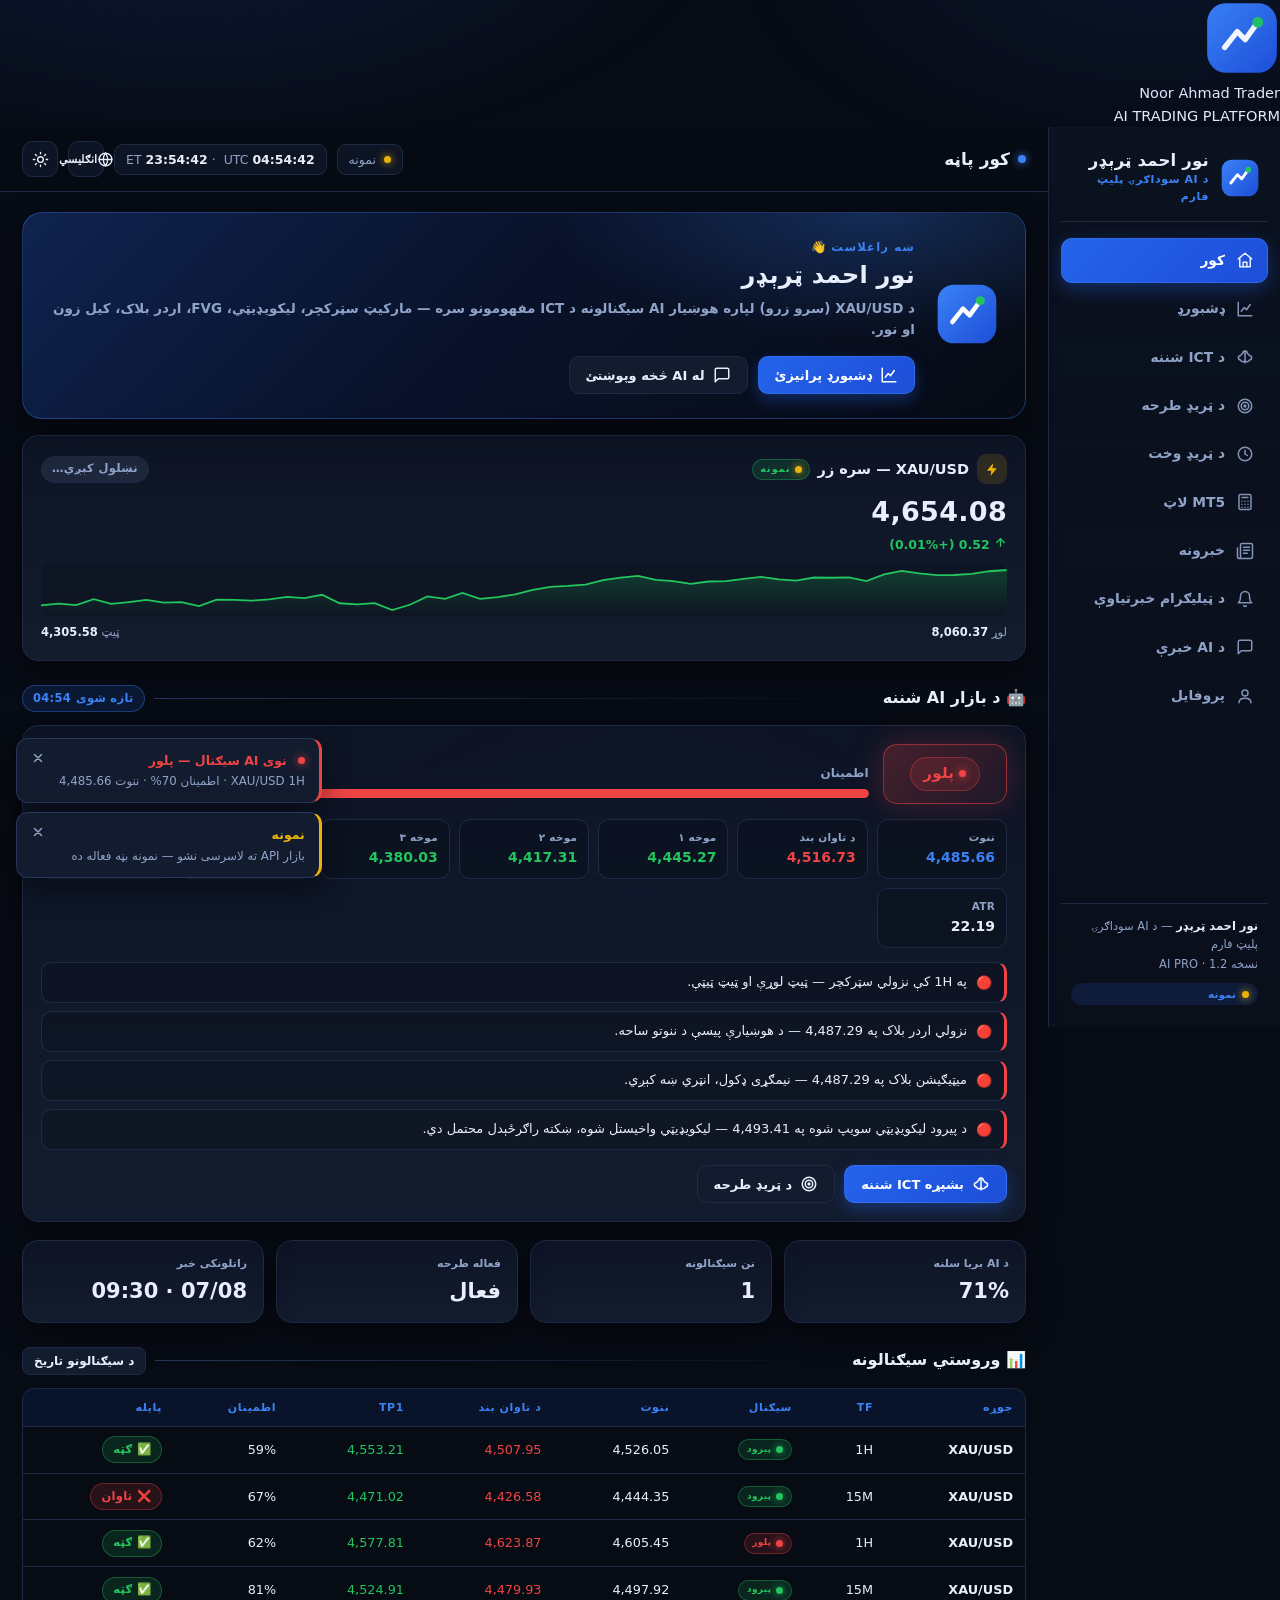
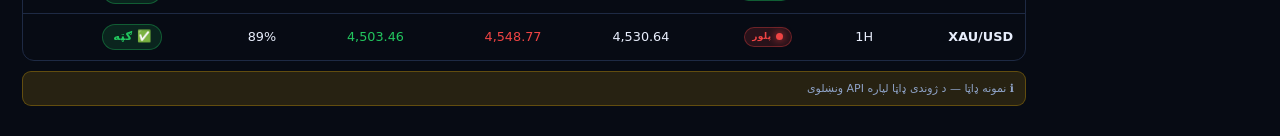
<file: index.html>
<!DOCTYPE html>
<html lang="ps" dir="rtl" data-theme="dark">
<head>
<meta charset="UTF-8">
<meta name="viewport" content="width=device-width, initial-scale=1.0, viewport-fit=cover">
<title>Noor Ahmad Trader — AI Trading Platform v1.2</title>
<meta name="description" content="Noor Ahmad Trader v1.2 — AI Gold (XAU/USD) platform with ICT analysis, ATR stops, MT5 lots & live market data">
<link rel="icon" href="data:image/svg+xml,%3Csvg xmlns='http://www.w3.org/2000/svg' viewBox='0 0 48 48'%3E%3Cdefs%3E%3ClinearGradient id='g' x1='0' y1='0' x2='1' y2='1'%3E%3Cstop offset='0' stop-color='%233b82f6'/%3E%3Cstop offset='1' stop-color='%231d4ed8'/%3E%3C/linearGradient%3E%3C/defs%3E%3Crect x='2' y='2' width='44' height='44' rx='12' fill='url(%23g)'/%3E%3Cpath d='M13 30 L21 20 L26 25 L34 14' stroke='white' stroke-width='3.4' fill='none' stroke-linecap='round' stroke-linejoin='round'/%3E%3Ccircle cx='34' cy='14' r='3.4' fill='%2322c55e'/%3E%3C/svg%3E">
<meta name="theme-color" content="#070b14">
<style>
/* ============ Noor Ahmad Trader — AI Trading Platform ============ */
* { margin:0; padding:0; box-sizing:border-box; -webkit-tap-highlight-color:transparent; }
:root{
  --bg:#070b14;
  --bg2:#0b1220;
  --card:#0f172acc;
  --card2:#131c2e;
  --border:#1e2a44;
  --border2:#26365c;
  --text:#e8eefc;
  --muted:#8fa3c8;
  --blue:#2563eb;
  --blue2:#3b82f6;
  --blue-soft:rgba(37,99,235,.15);
  --green:#22c55e;
  --green-soft:rgba(34,197,94,.14);
  --red:#ef4444;
  --red-soft:rgba(239,68,68,.14);
  --yellow:#eab308;
  --yellow-soft:rgba(234,179,8,.14);
  --orange:#f97316;
  --purple:#a78bfa;
  --radius:16px;
  --shadow:0 10px 30px rgba(0,0,0,.45);
  --font:"Segoe UI",Tahoma,"Noto Naskh Arabic","Noto Sans Arabic",system-ui,sans-serif;
}
html[data-theme="light"]{
  --bg:#eef2f9; --bg2:#e6ecf7; --card:#ffffff; --card2:#f4f7fd;
  --border:#d7e0f0; --border2:#c3d0e8; --text:#101b33; --muted:#5b6b8c;
  --blue-soft:rgba(37,99,235,.08); --green-soft:rgba(34,197,94,.10);
  --red-soft:rgba(239,68,68,.08); --yellow-soft:rgba(234,179,8,.12);
  --shadow:0 8px 24px rgba(30,50,100,.10);
}
html,body{height:100%;}
body{
  background:var(--bg); color:var(--text); font-family:var(--font);
  font-size:14.5px; line-height:1.55; overflow-x:hidden;
}
body::before{
  content:""; position:fixed; inset:0; pointer-events:none; z-index:0;
  background:
    radial-gradient(900px 420px at 15% -10%, rgba(37,99,235,.16), transparent 60%),
    radial-gradient(700px 380px at 90% -5%, rgba(37,99,235,.10), transparent 60%),
    radial-gradient(600px 500px at 50% 110%, rgba(37,99,235,.07), transparent 60%);
}
#app{position:relative; z-index:1; display:flex; min-height:100vh;}

/* ---------- Scrollbar ---------- */
::-webkit-scrollbar{width:9px;height:9px;}
::-webkit-scrollbar-thumb{background:#25345a;border-radius:9px;}
::-webkit-scrollbar-track{background:transparent;}

/* ---------- Sidebar ---------- */
#sidebar{
  width:232px; flex-shrink:0; position:sticky; top:0; height:100vh;
  display:flex; flex-direction:column; gap:4px;
  background:linear-gradient(180deg,var(--bg2),rgba(13,18,32,.6));
  border-inline-end:1px solid var(--border); padding:18px 12px; overflow-y:auto;
}
.logo{display:flex; align-items:center; gap:11px; padding:6px 8px 16px; border-bottom:1px solid var(--border); margin-bottom:12px;}
.logo svg{flex-shrink:0;}
.logo .l-name{font-weight:800; font-size:16.5px; letter-spacing:.2px; line-height:1.2;}
.logo .l-sub{font-size:11px; color:var(--blue2); font-weight:600; letter-spacing:.6px; text-transform:uppercase;}
.nav-item{
  display:flex; align-items:center; gap:11px; padding:10.5px 13px; border-radius:11px;
  color:var(--muted); cursor:pointer; font-weight:600; font-size:13.8px;
  border:1px solid transparent; transition:all .18s; user-select:none;
}
.nav-item svg{flex-shrink:0; opacity:.9;}
.nav-item:hover{color:var(--text); background:rgba(37,99,235,.08);}
.nav-item.active{color:#fff; background:linear-gradient(135deg,#2563eb,#1d4ed8); border-color:rgba(59,130,246,.4); box-shadow:0 6px 18px rgba(37,99,235,.35);}
html[data-theme="light"] .nav-item.active{color:#fff;}
.side-foot{margin-top:auto; padding:14px 10px 4px; border-top:1px solid var(--border); font-size:11.5px; color:var(--muted); display:flex; flex-direction:column; gap:3px;}
.side-foot b{color:var(--text);}
.ver-badge{display:inline-flex; align-items:center; gap:6px; margin-top:6px; padding:3px 9px; border-radius:99px; background:var(--blue-soft); color:var(--blue2); font-size:10.5px; font-weight:700;}

/* ---------- Main ---------- */
main{flex:1; min-width:0; display:flex; flex-direction:column;}
#topbar{
  display:flex; align-items:center; gap:10px; padding:14px 22px;
  border-bottom:1px solid var(--border); background:color-mix(in srgb, var(--bg) 78%, transparent);
  backdrop-filter:blur(10px); position:sticky; top:0; z-index:40; flex-wrap:wrap;
}
#page-title{font-size:17px; font-weight:800; display:flex; align-items:center; gap:8px;}
#page-title .pt-dot{width:8px;height:8px;border-radius:50%;background:var(--blue2);box-shadow:0 0 10px var(--blue2);}
.top-spacer{flex:1;}
.clock-chip{font-variant-numeric:tabular-nums; font-size:12.5px; color:var(--muted); background:var(--card); border:1px solid var(--border); padding:5px 11px; border-radius:9px; display:flex; gap:8px; align-items:center;}
.clock-chip b{color:var(--text);}
.icon-btn{
  width:36px; height:36px; border-radius:10px; border:1px solid var(--border); background:var(--card);
  color:var(--text); cursor:pointer; display:inline-flex; align-items:center; justify-content:center; transition:all .15s;
}
.icon-btn:hover{border-color:var(--blue); background:var(--blue-soft);}

/* ---------- Pages ---------- */
#pages{padding:20px 22px 30px; flex:1;}
.page{display:none; animation:fadeUp .3s ease;}
.page.active{display:block;}
@keyframes fadeUp{from{opacity:0; transform:translateY(8px);}to{opacity:1; transform:none;}}
.grid{display:grid; gap:16px;}
.g2{grid-template-columns:repeat(2,1fr);}
.g3{grid-template-columns:repeat(3,1fr);}
.g4{grid-template-columns:repeat(4,1fr);}
.g6{grid-template-columns:repeat(6,1fr);}
@media(max-width:1100px){.g4{grid-template-columns:repeat(2,1fr);} .g6{grid-template-columns:repeat(3,1fr);} .g3{grid-template-columns:repeat(2,1fr);}}
@media(max-width:640px){.g2,.g3,.g4,.g6{grid-template-columns:1fr;}}

/* ---------- Cards ---------- */
.card{
  background:linear-gradient(180deg,var(--card),var(--card2));
  border:1px solid var(--border); border-radius:var(--radius); padding:18px; box-shadow:var(--shadow);
}
.card-h{display:flex; align-items:center; gap:9px; margin-bottom:13px; flex-wrap:wrap;}
.card-h h3{font-size:14.5px; font-weight:800; display:flex; align-items:center; gap:8px;}
.card-h .sub{font-size:11.5px; color:var(--muted); font-weight:600;}
.card-h .spacer{flex:1;}
.ico{width:30px;height:30px;border-radius:9px;display:inline-flex;align-items:center;justify-content:center;flex-shrink:0;}
.ico.blue{background:var(--blue-soft); color:var(--blue2);}
.ico.green{background:var(--green-soft); color:var(--green);}
.ico.red{background:var(--red-soft); color:var(--red);}
.ico.yellow{background:var(--yellow-soft); color:var(--yellow);}
.ico.purple{background:rgba(167,139,250,.14); color:var(--purple);}

/* ---------- Buttons ---------- */
.btn{
  display:inline-flex; align-items:center; justify-content:center; gap:8px;
  padding:9px 16px; border-radius:10px; border:1px solid var(--border);
  background:var(--card2); color:var(--text); font-weight:700; font-size:13px;
  cursor:pointer; transition:all .16s; font-family:inherit;
}
.btn:hover{border-color:var(--blue); transform:translateY(-1px);}
.btn:active{transform:translateY(0);}
.btn-blue{background:linear-gradient(135deg,#2563eb,#1d4ed8); border-color:rgba(59,130,246,.5); color:#fff; box-shadow:0 6px 16px rgba(37,99,235,.35);}
.btn-blue:hover{background:linear-gradient(135deg,#2f6df2,#2356e8);}
.btn-green{background:var(--green-soft); color:var(--green); border-color:rgba(34,197,94,.35);}
.btn-red{background:var(--red-soft); color:var(--red); border-color:rgba(239,68,68,.35);}
.btn-sm{padding:6px 11px; font-size:12px; border-radius:8px;}
.btn:disabled{opacity:.5; cursor:not-allowed; transform:none;}

/* ---------- Badges ---------- */
.badge{display:inline-flex; align-items:center; gap:5px; padding:3.5px 10px; border-radius:99px; font-size:11.5px; font-weight:800; letter-spacing:.3px;}
.badge.buy{background:var(--green-soft); color:var(--green); border:1px solid rgba(34,197,94,.35);}
.badge.sell{background:var(--red-soft); color:var(--red); border:1px solid rgba(239,68,68,.35);}
.badge.wait{background:var(--yellow-soft); color:var(--yellow); border:1px solid rgba(234,179,8,.35);}
.badge.blue{background:var(--blue-soft); color:var(--blue2); border:1px solid rgba(59,130,246,.35);}
.badge.purple{background:rgba(167,139,250,.14); color:var(--purple); border:1px solid rgba(167,139,250,.3);}
.badge.muted{background:rgba(143,163,200,.12); color:var(--muted); border:1px solid var(--border);}
.badge.high{background:var(--red-soft); color:var(--red); border:1px solid rgba(239,68,68,.35);}
.badge.med{background:var(--yellow-soft); color:var(--yellow); border:1px solid rgba(234,179,8,.35);}
.badge.low{background:var(--green-soft); color:var(--green); border:1px solid rgba(34,197,94,.35);}
.dot{width:7px;height:7px;border-radius:50%;display:inline-block;}
.dot.g{background:var(--green); box-shadow:0 0 8px var(--green);}
.dot.r{background:var(--red); box-shadow:0 0 8px var(--red);}
.dot.y{background:var(--yellow); box-shadow:0 0 8px var(--yellow);}
.dot.b{background:var(--blue2); box-shadow:0 0 8px var(--blue2);}
.dot.pulse{animation:pulse 1.4s infinite;}
@keyframes pulse{0%{opacity:1;}50%{opacity:.35;}100%{opacity:1;}}

/* ---------- Ticker ---------- */
.ticker-head{display:flex; align-items:center; gap:8px;}
.ticker-head .pair-name{font-weight:800; font-size:14.5px;}
.live-tag{font-size:9.5px; font-weight:800; letter-spacing:1px; color:var(--green); background:var(--green-soft); border:1px solid rgba(34,197,94,.35); padding:2px 7px; border-radius:99px; display:inline-flex; align-items:center; gap:4px;}
.ticker-price{font-size:27px; font-weight:800; font-variant-numeric:tabular-nums; letter-spacing:.3px; margin-top:7px;}
.ticker-change{font-size:12.5px; font-weight:700; font-variant-numeric:tabular-nums; margin-top:2px;}
.up{color:var(--green);} .down{color:var(--red);}
@keyframes flash-up{0%{background:rgba(34,197,94,.42);color:#4ade80;box-shadow:0 0 18px rgba(34,197,94,.35);}100%{background:transparent;box-shadow:none;}}
@keyframes flash-down{0%{background:rgba(239,68,68,.42);color:#f87171;box-shadow:0 0 18px rgba(239,68,68,.35);}100%{background:transparent;box-shadow:none;}}
.flash-up{animation:flash-up .75s ease;border-radius:8px;}
.flash-down{animation:flash-down .75s ease;border-radius:8px;}
.mt5-card{border-color:rgba(59,130,246,.35);background:linear-gradient(180deg,rgba(37,99,235,.10),var(--card2));}
.spark{width:100%; height:52px; margin-top:10px; display:block; border-radius:8px; background:rgba(0,0,0,.18);}
html[data-theme="light"] .spark{background:rgba(16,27,51,.04);}
.ticker-hl{display:flex; justify-content:space-between; font-size:11.5px; color:var(--muted); margin-top:8px; font-variant-numeric:tabular-nums;}

/* ---------- Signal card ---------- */
.sig-badge{
  display:inline-flex; align-items:center; gap:10px; padding:12px 26px; border-radius:14px;
  font-size:22px; font-weight:900; letter-spacing:1.5px; text-transform:uppercase;
}
.sig-badge.buy{background:linear-gradient(135deg,rgba(34,197,94,.25),rgba(34,197,94,.08)); color:var(--green); border:1.5px solid rgba(34,197,94,.5); box-shadow:0 0 30px rgba(34,197,94,.25);}
.sig-badge.sell{background:linear-gradient(135deg,rgba(239,68,68,.25),rgba(239,68,68,.08)); color:var(--red); border:1.5px solid rgba(239,68,68,.5); box-shadow:0 0 30px rgba(239,68,68,.25);}
.sig-badge.wait{background:linear-gradient(135deg,rgba(234,179,8,.22),rgba(234,179,8,.07)); color:var(--yellow); border:1.5px solid rgba(234,179,8,.45); box-shadow:0 0 30px rgba(234,179,8,.2);}
.conf-wrap{margin-top:14px; max-width:360px;}
.conf-label{display:flex; justify-content:space-between; font-size:12px; font-weight:700; color:var(--muted); margin-bottom:6px;}
.conf-bar{height:9px; border-radius:99px; background:rgba(143,163,200,.15); overflow:hidden;}
.conf-bar>div{height:100%; border-radius:99px; transition:width .8s cubic-bezier(.2,.8,.2,1);}
.stat-grid{display:grid; grid-template-columns:repeat(auto-fit,minmax(118px,1fr)); gap:9px; margin-top:15px;}
.stat{background:rgba(0,0,0,.18); border:1px solid var(--border); border-radius:11px; padding:9px 11px;}
html[data-theme="light"] .stat{background:rgba(16,27,51,.035);}
.stat .k{font-size:10.5px; color:var(--muted); font-weight:700; letter-spacing:.2px;}
.stat .v{font-size:14px; font-weight:800; font-variant-numeric:tabular-nums; margin-top:2px;}
.stat .v.g{color:var(--green);} .stat .v.r{color:var(--red);} .stat .v.y{color:var(--yellow);} .stat .v.b{color:var(--blue2);}
.reason-list{list-style:none; margin-top:14px; display:flex; flex-direction:column; gap:8px;}
.reason-list li{display:flex; gap:9px; font-size:13px; background:rgba(0,0,0,.16); border:1px solid var(--border); padding:9px 12px; border-radius:10px; align-items:flex-start;}
html[data-theme="light"] .reason-list li{background:rgba(16,27,51,.03);}
.reason-list li .ri{flex-shrink:0; margin-top:1px;}
.reason-list li.buy-li{border-inline-start:3px solid var(--green);}
.reason-list li.sell-li{border-inline-start:3px solid var(--red);}
.reason-list li.wait-li{border-inline-start:3px solid var(--yellow);}

/* ---------- Hero ---------- */
.hero{
  position:relative; overflow:hidden; border-radius:20px; padding:26px 26px 24px;
  background:linear-gradient(135deg,rgba(37,99,235,.28),rgba(29,78,216,.12) 45%,rgba(7,11,20,.2));
  border:1px solid rgba(59,130,246,.35); box-shadow:var(--shadow);
  display:flex; align-items:center; gap:20px; flex-wrap:wrap;
}
html[data-theme="light"] .hero{background:linear-gradient(135deg,rgba(37,99,235,.14),rgba(29,78,216,.06) 55%,rgba(238,242,249,.2));}
.hero::after{content:""; position:absolute; inset:0; background:radial-gradient(500px 200px at 85% 0%, rgba(59,130,246,.25), transparent 65%); pointer-events:none;}
.hero-info{flex:1; min-width:250px; position:relative; z-index:1;}
.hero h1{font-size:24px; font-weight:900; letter-spacing:.2px;}
.hero .hero-sub{color:var(--muted); font-weight:600; margin-top:4px; font-size:13.5px;}
.hero-tags{display:flex; gap:8px; margin-top:13px; flex-wrap:wrap; position:relative; z-index:1;}
.hero-actions{display:flex; gap:10px; margin-top:16px; flex-wrap:wrap; position:relative; z-index:1;}
.stat-row{display:grid; grid-template-columns:repeat(auto-fit,minmax(140px,1fr)); gap:12px; margin-top:18px;}

/* ---------- Chart ---------- */
.tf-chips{display:flex; gap:6px; flex-wrap:wrap;}
.tf-chip{padding:6px 12px; border-radius:8px; border:1px solid var(--border); background:var(--card2); color:var(--muted); font-weight:700; font-size:11.5px; cursor:pointer; transition:all .15s; font-family:inherit;}
.tf-chip:hover{color:var(--text); border-color:var(--border2);}
.tf-chip.active{background:var(--blue); border-color:var(--blue); color:#fff; box-shadow:0 4px 12px rgba(37,99,235,.35);}
.chart-wrap{position:relative; width:100%;}
#chart{width:100%; height:440px; display:block; border-radius:12px; background:rgba(0,0,0,.22); touch-action:none;}
html[data-theme="light"] #chart{background:rgba(16,27,51,.03);}
.chart-legend{display:flex; gap:12px; flex-wrap:wrap; margin-top:10px; font-size:11px; color:var(--muted); font-weight:600;}
.chart-legend span{display:inline-flex; align-items:center; gap:5px;}
.legend-sq{width:11px;height:11px;border-radius:3px;display:inline-block;}
.mini-card{background:rgba(0,0,0,.16); border:1px solid var(--border); border-radius:11px; padding:10px 12px;}
html[data-theme="light"] .mini-card{background:rgba(16,27,51,.03);}
.mini-card .k{font-size:10.5px; font-weight:700; color:var(--muted); display:flex; align-items:center; gap:6px;}
.mini-card .v{font-size:13px; font-weight:800; margin-top:3px; display:flex; align-items:center; gap:6px;}

/* ---------- Sessions ---------- */
.session-card{text-align:center; padding:16px 12px;}
.session-card .s-name{font-weight:800; font-size:14px;}
.session-card .s-time{font-size:11px; color:var(--muted); margin-top:2px;}
.session-card .s-status{margin-top:9px;}
.countdown{font-size:19px; font-weight:900; font-variant-numeric:tabular-nums; margin-top:8px; letter-spacing:1px;}
.countdown small{font-size:10.5px; color:var(--muted); font-weight:700; display:block; margin-top:2px;}

/* ---------- Premium/Discount bar ---------- */
.pd-bar{position:relative; height:14px; border-radius:99px; background:linear-gradient(90deg,var(--green),rgba(234,179,8,.5) 50%,var(--red)); margin:10px 0 6px; overflow:visible;}
.pd-marker{position:absolute; top:-5px; width:4px; height:24px; border-radius:4px; background:#fff; box-shadow:0 0 10px rgba(255,255,255,.8); transform:translateX(-50%);}
[dir="rtl"] .pd-marker{transform:translateX(50%);}
.pd-labels{display:flex; justify-content:space-between; font-size:10.5px; font-weight:800; color:var(--muted);}
.pd-labels .disc{color:var(--green);} .pd-labels .prem{color:var(--red);}

/* ---------- Tables ---------- */
.tbl-wrap{overflow-x:auto; border-radius:12px; border:1px solid var(--border);}
table{width:100%; border-collapse:collapse; font-size:12.8px; min-width:640px;}
th{background:rgba(37,99,235,.1); color:var(--blue2); font-size:11px; letter-spacing:.6px; text-transform:uppercase; text-align:start; padding:10px 12px; white-space:nowrap;}
td{padding:9.5px 12px; border-top:1px solid var(--border); font-variant-numeric:tabular-nums; white-space:nowrap;}
tbody tr{transition:background .15s;}
tbody tr:hover{background:rgba(37,99,235,.06);}
html[data-theme="light"] th{background:rgba(37,99,235,.07);}

/* ---------- Forms ---------- */
.field{display:flex; flex-direction:column; gap:5px;}
.field label{font-size:11.5px; font-weight:700; color:var(--muted);}
.inp{
  background:rgba(0,0,0,.22); border:1px solid var(--border); border-radius:10px; color:var(--text);
  padding:10px 13px; font-size:13.5px; font-family:inherit; outline:none; transition:border .15s; width:100%;
}
html[data-theme="light"] .inp{background:rgba(16,27,51,.04);}
.inp:focus{border-color:var(--blue); box-shadow:0 0 0 3px rgba(37,99,235,.15);}
select.inp{cursor:pointer;}
.inp::placeholder{color:var(--muted); opacity:.7;}

/* ---------- Toggle ---------- */
.switch{position:relative; width:46px; height:26px; flex-shrink:0; cursor:pointer;}
.switch input{opacity:0; width:0; height:0;}
.switch .sl{position:absolute; inset:0; background:rgba(143,163,200,.25); border-radius:99px; transition:.2s;}
.switch .sl::before{content:""; position:absolute; width:20px; height:20px; left:3px; top:3px; border-radius:50%; background:#fff; transition:.2s; box-shadow:0 2px 6px rgba(0,0,0,.3);}
[dir="rtl"] .switch .sl::before{left:auto; right:3px;}
.switch input:checked + .sl{background:var(--blue);}
.switch input:checked + .sl::before{transform:translateX(20px);}
[dir="rtl"] .switch input:checked + .sl::before{transform:translateX(-20px);}

/* ---------- Alert feed ---------- */
.feed{display:flex; flex-direction:column; gap:9px; max-height:340px; overflow-y:auto; padding-inline-end:4px;}
.feed-item{display:flex; gap:10px; align-items:flex-start; background:rgba(0,0,0,.16); border:1px solid var(--border); border-radius:11px; padding:10px 12px; animation:fadeUp .3s ease;}
html[data-theme="light"] .feed-item{background:rgba(16,27,51,.03);}
.feed-item .f-time{font-size:10.5px; color:var(--muted); font-variant-numeric:tabular-nums; white-space:nowrap;}
.feed-item .f-msg{font-size:12.8px; font-weight:600; flex:1;}

/* ---------- Chat ---------- */
.chat-box{display:flex; flex-direction:column; height:520px; border:1px solid var(--border); border-radius:14px; overflow:hidden; background:rgba(0,0,0,.2);}
html[data-theme="light"] .chat-box{background:rgba(16,27,51,.03);}
.chat-head{padding:12px 15px; border-bottom:1px solid var(--border); display:flex; align-items:center; gap:10px; background:rgba(37,99,235,.07);}
.chat-head .c-name{font-weight:800; font-size:13.5px;}
.chat-head .c-status{font-size:10.5px; color:var(--green); font-weight:700; display:flex; align-items:center; gap:5px;}
.chat-msgs{flex:1; overflow-y:auto; padding:15px; display:flex; flex-direction:column; gap:11px;}
.msg{max-width:82%; padding:10px 14px; border-radius:14px; font-size:13px; line-height:1.6; white-space:pre-line;}
.msg.bot{background:var(--card2); border:1px solid var(--border); border-start-start-radius:4px; align-self:flex-start;}
.msg.user{background:linear-gradient(135deg,#2563eb,#1d4ed8); color:#fff; border-end-end-radius:4px; align-self:flex-end;}
.msg .m-time{display:block; font-size:9.5px; opacity:.65; margin-top:5px;}
.typing{display:inline-flex; gap:4px; padding:12px 15px;}
.typing span{width:7px;height:7px;border-radius:50%;background:var(--muted);animation:tp 1.1s infinite;}
.typing span:nth-child(2){animation-delay:.18s;} .typing span:nth-child(3){animation-delay:.36s;}
@keyframes tp{0%,60%,100%{transform:translateY(0);opacity:.4;}30%{transform:translateY(-5px);opacity:1;}}
.chat-chips{display:flex; gap:7px; padding:10px 12px; border-top:1px solid var(--border); flex-wrap:wrap; background:rgba(0,0,0,.12);}
.chat-chip{padding:6px 12px; border-radius:99px; border:1px solid var(--border2); background:var(--card2); color:var(--muted); font-size:11.5px; font-weight:700; cursor:pointer; transition:all .15s; font-family:inherit;}
.chat-chip:hover{color:var(--blue2); border-color:var(--blue);}
.chat-input-row{display:flex; gap:9px; padding:11px 12px; border-top:1px solid var(--border); background:rgba(0,0,0,.12);}
.chat-input-row input{flex:1;}

/* ---------- Toasts ---------- */
#toasts{position:fixed; bottom:86px; inset-inline-end:16px; z-index:200; display:flex; flex-direction:column; gap:9px; max-width:340px;}
@media(min-width:900px){#toasts{bottom:22px;}}
.toast{
  display:flex; gap:10px; align-items:flex-start; padding:12px 14px; border-radius:12px;
  background:var(--card2); border:1px solid var(--border2); box-shadow:var(--shadow);
  animation:toastIn .3s cubic-bezier(.2,.9,.3,1.2); font-size:12.8px;
}
.toast.out{animation:toastOut .3s forwards;}
@keyframes toastIn{from{opacity:0; transform:translateX(30px);}to{opacity:1; transform:none;}}
@keyframes toastOut{to{opacity:0; transform:translateX(30px);}}
.toast .t-title{font-weight:800; font-size:12.5px; display:flex; align-items:center; gap:7px;}
.toast .t-msg{color:var(--muted); margin-top:2px; font-size:11.8px;}
.toast .t-close{cursor:pointer; color:var(--muted); margin-inline-start:4px; font-size:14px; line-height:1;}

/* ---------- Bottom nav (mobile) ---------- */
#bottomnav{display:none; position:fixed; bottom:0; left:0; right:0; z-index:100;
  background:color-mix(in srgb, var(--bg2) 92%, transparent); backdrop-filter:blur(12px);
  border-top:1px solid var(--border); padding:7px 6px calc(7px + env(safe-area-inset-bottom));
  justify-content:space-around;}
#bottomnav .bn-item{display:flex; flex-direction:column; align-items:center; gap:2px; padding:5px 8px; border-radius:10px; color:var(--muted); font-size:9.5px; font-weight:700; cursor:pointer; border:1px solid transparent; flex:1; max-width:76px; transition:all .15s;}
#bottomnav .bn-item svg{opacity:.85;}
#bottomnav .bn-item.active{color:var(--blue2); background:var(--blue-soft); border-color:rgba(59,130,246,.25);}

/* ---------- Profile ---------- */
.avatar{width:84px;height:84px;border-radius:50%; background:linear-gradient(135deg,#2563eb,#7c3aed); display:flex; align-items:center; justify-content:center; font-size:30px; font-weight:900; color:#fff; box-shadow:0 8px 24px rgba(37,99,235,.45); flex-shrink:0;}
.setting-row{display:flex; align-items:center; gap:13px; padding:12px 4px; border-bottom:1px solid var(--border);}
.setting-row:last-child{border-bottom:none;}
.setting-row .s-txt{flex:1;}
.setting-row .s-txt b{display:block; font-size:13.5px;}
.setting-row .s-txt span{font-size:11.5px; color:var(--muted);}

/* ---------- News ---------- */
.news-event{display:flex; align-items:center; gap:13px; padding:12px 4px; border-bottom:1px solid var(--border); flex-wrap:wrap;}
.news-event:last-child{border-bottom:none;}
.news-date{text-align:center; min-width:58px; background:var(--blue-soft); border-radius:10px; padding:7px 6px;}
.news-date b{display:block; font-size:15px;}
.news-date span{font-size:9.5px; color:var(--muted); font-weight:700;}
.count-mini{font-variant-numeric:tabular-nums; font-size:12px; font-weight:800; color:var(--blue2); white-space:nowrap;}

/* ---------- Timer page ---------- */
.timer-card{text-align:center; position:relative; overflow:hidden;}
.timer-card .tc-ico{margin:0 auto 8px;}
.timer-card .big-num{font-size:30px; font-weight:900; font-variant-numeric:tabular-nums; letter-spacing:1px; margin-top:4px;}
.timer-card .tc-sub{font-size:11.5px; color:var(--muted); font-weight:700; margin-top:3px;}
.progress{height:6px; border-radius:99px; background:rgba(143,163,200,.15); margin-top:12px; overflow:hidden;}
.progress>div{height:100%; border-radius:99px; background:linear-gradient(90deg,#2563eb,#3b82f6); transition:width 1s linear;}

/* ---------- Misc ---------- */
.section-title{display:flex; align-items:center; gap:9px; margin:24px 0 13px;}
.section-title:first-child{margin-top:0;}
.section-title h2{font-size:16px; font-weight:800;}
.section-title .line{flex:1; height:1px; background:linear-gradient(90deg,var(--border2),transparent);}
.kv{display:flex; justify-content:space-between; gap:10px; padding:7px 0; border-bottom:1px dashed var(--border); font-size:12.8px;}
.kv:last-child{border-bottom:none;}
.kv .kk{color:var(--muted); font-weight:600;}
.kv .vv{font-weight:800; font-variant-numeric:tabular-nums;}
.note{font-size:11px; color:var(--muted); background:var(--yellow-soft); border:1px solid rgba(234,179,8,.3); border-radius:9px; padding:8px 11px; margin-top:10px;}
.pill-row{display:flex; gap:8px; flex-wrap:wrap;}
.hint{font-size:11px; color:var(--muted); margin-top:6px;}

@media(max-width:900px){
  #sidebar{display:none;}
  #bottomnav{display:flex;}
  main{padding-bottom:74px;}
  #topbar{padding:11px 14px;}
  #pages{padding:14px 12px 20px;}
  #chart{height:330px;}
  .clock-chip .hide-sm{display:none;}
  .chat-box{height:70vh;}
}
@media(max-width:480px){
  .hero h1{font-size:20px;}
  .ticker-price{font-size:23px;}
}

</style>
</head>
<body>
<div id="splash">
  <div class="splash-logo"><svg width="76" height="76" viewBox="0 0 48 48"><defs><linearGradient id="lg2" x1="0" y1="0" x2="1" y2="1"><stop offset="0" stop-color="#3b82f6"/><stop offset="1" stop-color="#1d4ed8"/></linearGradient></defs><rect x="2" y="2" width="44" height="44" rx="12" fill="url(#lg2)"/><path d="M13 30 L21 20 L26 25 L34 14" stroke="#fff" stroke-width="3.4" fill="none" stroke-linecap="round" stroke-linejoin="round"/><circle cx="34" cy="14" r="3.4" fill="#22c55e"/></svg></div>
  <div class="splash-name">Noor Ahmad Trader</div>
  <div class="splash-sub">AI TRADING PLATFORM</div>
  <div class="splash-bar"><div></div></div>
</div>
<div class="orb orb1"></div><div class="orb orb2"></div><div class="orb orb3"></div>
<div id="scrollbar"></div>
<div id="app"></div>
<script>
/* ============ Noor Ahmad Trader — i18n dictionary (en / ps) ============ */
const I18N = {
  en: {
    appName: "Noor Ahmad Trader",
    tagline: "AI Trading Platform",
    pro: "AI PRO",
    version: "Version",
    demo: "Demo data — connect a live API in settings",
    updated: "Updated",
    // feed / data source
    feedLive: "LIVE", feedDemo: "DEMO", feedConnecting: "Connecting…",
    feedSrc: "Market data", feedSrcSub: "Real market or demo simulator",
    dsAuto: "Real (auto)", dsDemo: "Demo",
    liveOn: "Real market data connected", liveOff: "No market API reachable — demo mode active",
    lastUpd: "Last update", realNote: "Live market data", demoData: "Demo simulator data",
    // nav
    nav_home: "Home", nav_dashboard: "Dashboard", nav_ict: "ICT Analysis",
    nav_setup: "Trade Setup", nav_timer: "Trade Timer", nav_calc: "MT5 Lots",
    nav_news: "News", nav_alerts: "Telegram Alerts", nav_chat: "AI Chat", nav_profile: "Profile",
    // common
    buy: "BUY", sell: "SELL", wait: "WAIT",
    buyL: "Buy", sellL: "Sell", waitL: "Wait",
    entry: "Entry", stopLoss: "Stop Loss", takeProfit: "Take Profit",
    tp1: "TP 1", tp2: "TP 2", tp3: "TP 3",
    confidence: "Confidence", trend: "Trend", signal: "Signal", pair: "Pair",
    timeframe: "Timeframe", status: "Status", active: "Active", upcoming: "Upcoming", done: "Done",
    bullish: "Bullish", bearish: "Bearish", neutral: "Neutral", ranging: "Ranging",
    price: "Price", change: "Change", high: "High", low: "Low", open: "Open", close: "Close", volume: "Vol",
    riskReward: "Risk / Reward", session: "Session", zone: "Zone", live: "LIVE",
    homePage: "Home Page", minutes: "min", hours: "hrs", days: "d", seconds: "sec",
    now: "Now", next: "Next", endsIn: "ends in", startsIn: "starts in", activeNow: "ACTIVE NOW",
    open: "Open", mitigated: "Mitigated", partial: "Partial", invalid: "Invalid", swept: "Swept",
    highImpact: "High Impact", level: "Level", confirm: "Confirm",
    // home
    welcome: "Welcome back",
    aiAnalysis: "AI Market Analysis",
    viewFull: "Full ICT Analysis",
    viewSetup: "Trade Setup",
    statsWinRate: "AI Win Rate", statsToday: "Signals Today", statsSetup: "Active Setup", statsNews: "Next News",
    reasons: "AI Reasons",
    recentSignals: "Recent Signals",
    gold: "Gold",
    heroText: "Smart AI signals for XAU/USD (Gold) using ICT concepts — market structure, liquidity, FVG, Order Blocks, kill zones and more.",
    heroCta1: "Open Dashboard", heroCta2: "Ask AI",
    // dashboard
    dashTitle: "Live Chart",
    legend: "Chart legend",
    lgFvg: "FVG", lgOb: "Order Block", lgLiq: "Liquidity", lgOte: "OTE", lgPd: "Premium/Discount", lgSetup: "Setup levels",
    tf1D: "1D", tf4H: "4H", tf1H: "1H", tf15M: "15M", tf5M: "5M",
    tfAnalysis: "Timeframe Analysis",
    aTrend: "Trend", aBOS: "BOS", aCHoCH: "CHoCH", aFVG: "FVG", aOB: "Order Block", aLiq: "Liquidity",
    aSignal: "Overall Signal",
    refreshAI: "AI refreshed",
    marketStructure: "Market Structure",
    // ICT page
    ictTitle: "ICT AI Analysis",
    msSeq: "Structure sequence", msTrend: "Market trend",
    liqBuy: "Buy-side liquidity", liqSell: "Sell-side liquidity",
    eqHighs: "Equal Highs", eqLows: "Equal Lows",
    sweep: "Liquidity Sweep", sweepOf: "Sweep of", 
    fvgList: "Fair Value Gaps", invFvg: "Inverse FVG",
    obList: "Order Blocks", breaker: "Breaker Block", mitigation: "Mitigation Block",
    premiumDiscount: "Premium & Discount",
    inPremium: "Price in Premium", inDiscount: "Price in Discount",
    oteZone: "OTE Zone (61.8%–79%)", priceInOte: "Price in OTE",
    biasMonthly: "Monthly Bias", biasWeekly: "Weekly Bias", biasDaily: "Daily Bias",
    sessions: "Sessions & Kill Zones",
    asian: "Asian Session", london: "London Kill Zone", ny: "New York Kill Zone",
    asianTime: "00:00–04:00 ET", londonTime: "02:00–05:00 ET", nyTime: "07:00–10:00 ET",
    // setup
    setupTitle: "Trade Setup",
    aiPlan: "AI Trade Plan",
    rr: "R / R", riskAmount: "Risk amount", lotSize: "Lot size",
    aiReason: "AI Reasoning",
    sendTelegram: "Send to Telegram", copySetup: "Copy", addHistory: "Save to history",
    history: "Signal History", result: "Result", win: "WIN", loss: "LOSS", pending: "PENDING",
    winRate: "Win Rate", noHistory: "No saved signals yet.",
    clearHistory: "Clear history", savedOk: "Signal saved to history",
    noSetup: "No active setup — signal is WAIT. The AI is waiting for a better entry.",
    riskMoney: "Risk ($)", rewardMoney: "Reward ($)",
    // timer
    timerTitle: "Trade Timer",
    tEntry: "Best entry window", tDuration: "Expected trade duration", tRelease: "Signal released", tExpiry: "Signal expires",
    nextKz: "Next kill zone", nowSess: "Current session", etNow: "New York (ET)",
    // calc
    calcTitle: "Pip Calculator",
    cEntry: "Entry price", cSL: "Stop loss", cTP: "Take profit prices",
    cSLDist: "SL distance", cTPDist: "TP distance", cRR: "Risk : Reward",
    cPips: "Target pips", cNote: "Pip size: XAU/USD 1 pip = 0.10 · MT5: 1 lot = 100 oz, 1 point = $1",
    cSld: "Stop Loss distance",
    pips: "pips",
    mt5Title: "MT5 Lot Calculator",
    mt5Lots: "Lots",
    mt5Oz: "1 lot = 100 ounces",
    mt5Point: "1 point = $1 per lot",
    mt5Risk: "Risk ($)",
    mt5SlPoints: "SL (points)",
    mt5Result: "Position size",
    mt5Note: "XAU/USD on MT5: 1.00 lot = 100 oz. A 1-point ($0.01) move = $1 per lot. Lots = Risk ÷ SL points.",
    entryMethod: "Entry method",
    atrLabel: "ATR",
    // news
    newsTitle: "News & Economic Calendar",
    nextEvents: "Next High-Impact Events",
    calendar: "Economic Calendar",
    impact: "Impact", forecast: "Forecast", previous: "Previous", actual: "Actual",
    event: "Event", cur: "Cur", time: "Time (ET)",
    newsNote: "Sample calendar — connect a real economic calendar API (e.g. ForexFactory, Myfxbook) for live events.",
    // alerts
    alertsTitle: "Telegram Alerts",
    channel: "Join our Telegram channel",
    channelSub: "Get instant AI signals, news & kill-zone alerts on Telegram",
    joinBtn: "Join Channel",
    alertTypes: "Alert Types",
    atBuy: "Buy signals", atSell: "Sell signals", atWait: "Wait / updates",
    atNews: "High-impact news", atKz: "Kill zone alerts",
    liveFeed: "Live Alert Feed",
    testAlert: "Send test alert",
    noFeed: "No alerts yet — they will appear here in real time.",
    // chat
    chatTitle: "AI Chat",
    chatSub: "ICT concepts • chart analysis • market explain",
    chatPh: "Ask about ICT, signals, the market…",
    chatSend: "Send", chatTyping: "AI is thinking…",
    chatGreeting: "Salam! I'm the Noor Ahmad Trader AI assistant. Ask me about ICT concepts (BOS, CHoCH, FVG, Order Blocks, kill zones…), or ask me to analyze the current market. 🚀",
    chips: ["What is BOS?", "What is CHoCH?", "What is FVG?", "What is an Order Block?", "Analyze the chart", "What are kill zones?", "What is OTE?", "Explain the market"],
    // profile
    profileTitle: "Profile",
    role: "AI Trader • Platform Owner",
    planName: "AI PRO Plan",
    settings: "Settings",
    sLang: "Language", sLangSub: "Pashto / English",
    sTheme: "Theme", sThemeSub: "Dark / Light",
    darkMode: "Dark Mode", lightMode: "Light Mode",
    about: "About",
    aboutText: "Noor Ahmad Trader is a modern AI trading platform that analyzes XAU/USD (Gold) using ICT (Inner Circle Trader) concepts: market structure, liquidity sweeps, FVG, order blocks, OTE and kill zones. Signals are generated by AI and published with full reasoning.",
    stats: "Statistics",
    resetData: "Reset app data",
    resetOk: "Data cleared",
    langPS: "پښتو", langEN: "English",
    // toasts
    tAlert: "New alert", tSignal: "New AI signal", tNews: "Breaking news", tSaved: "Saved",
    // reasons templates ({p}=price)
    rTrendUp: "Uptrend structure on {tf} — higher highs & higher lows.",
    rTrendDown: "Downtrend structure on {tf} — lower highs & lower lows.",
    rBosUp: "Bullish BOS: price broke above the last swing high at {p}.",
    rBosDown: "Bearish BOS: price broke below the last swing low at {p}.",
    rChochUp: "Bullish CHoCH detected after a bearish move — structure shifted.",
    rChochDown: "Bearish CHoCH detected after a bullish move — structure shifted.",
    rFvgUp: "Bullish FVG formed at {p} — imbalance favors buyers.",
    rFvgDown: "Bearish FVG formed at {p} — imbalance favors sellers.",
    rObUp: "Bullish Order Block at {p} — smart money entry zone.",
    rObDown: "Bearish Order Block at {p} — smart money entry zone.",
    rSweepSell: "Sell-side liquidity swept at {p} — liquidity taken, reversal up likely.",
    rSweepBuy: "Buy-side liquidity swept at {p} — liquidity taken, reversal down likely.",
    rDisc: "Price is in the discount zone — good area for buying.",
    rPrem: "Price is in the premium zone — good area for selling.",
    rOte: "Price is inside the OTE zone ({p}) — optimal trade entry.",
    rEqH: "Equal highs at {p} — buy-side liquidity above.",
    rEqL: "Equal lows at {p} — sell-side liquidity below.",
    rBiasUp: "Higher timeframes ({tf}) are bullish — aligned with this setup.",
    rBiasDown: "Higher timeframes ({tf}) are bearish — aligned with this setup.",
    rKz: "Price action inside the {zone} — high-probability window.",
    rWait: "No confluence yet — waiting for a cleaner setup.",
    rBreaker: "Breaker block flipped at {p} — rejection zone confirmed.",
    rMit: "Mitigation block at {p} — partial fill, entry refining.",
    // session names
    sAsian: "Asian", sLondon: "London", sNy: "New York",
    // chat answers
    cDefault: "Great question! In ICT trading we look at how price moves between liquidity pools. Ask me about BOS, CHoCH, FVG, Order Blocks, OTE, kill zones or ask me to analyze the current chart. 📊",
    cHello: "Salam! 👋 I'm ready to help with ICT concepts and market analysis. What would you like to know?",
    cBOS: "BOS = Break of Structure. When price breaks the last swing high (in an uptrend) or the last swing low (in a downtrend), the trend continues. A BOS confirms the current direction — traders usually enter in the direction of the BOS. 📈",
    cCHoCH: "CHoCH = Change of Character. When price breaks the last swing low in an uptrend (or swing high in a downtrend), the structure has changed. It's often the first sign of a reversal before a new trend starts. 🔄",
    cFVG: "FVG = Fair Value Gap. It's an imbalance zone between 3 candles — a gap where price moved too fast. Smart money often leaves these gaps unfilled, and price frequently returns to them before continuing. Look for entries inside bullish/bearish FVGs. 💡",
    cOB: "An Order Block is the last opposite-colored candle before a strong displacement move. It's where institutions left their orders. Price often returns to the order block before continuing in the main direction — a key entry zone. 🧱",
    cBreaker: "A Breaker Block is an order block that was invalidated (price swept through it) and then flipped into the opposite role. When price returns to it, it usually rejects strongly — it's a high-probability reversal zone. ⚡",
    cLiquidity: "Liquidity is where stop losses cluster — above equal highs and below equal lows. Smart money hunts these stops (liquidity sweeps) before reversing. We draw buy-side liquidity above and sell-side liquidity below. 🎯",
    cSweep: "A Liquidity Sweep happens when price wicks beyond a liquidity level (equal highs/lows or a swing point) but closes back inside. It's often a trap — the move then reverses. Sweeps give us some of the best trade entries. 🪤",
    cKill: "Kill Zones are high-probability trading windows based on London and New York sessions: London KZ 02:00–05:00 ET, NY AM KZ 07:00–10:00 ET, NY PM 13:30–16:00 ET. The Asian session (00:00–04:00 ET) builds the range that these zones react to. ⏰",
    cOTE: "OTE = Optimal Trade Entry, the 61.8%–79% retracement zone of the last impulse leg. After a strong move, price often retraces into the OTE before continuing — that's where we look for entries with great risk/reward. 📐",
    cPremium: "Premium = the upper half of a range (above the 50% level) — good for selling. Discount = the lower half — good for buying. We prefer to buy in discount and sell in premium, always with higher-timeframe bias. ⚖️",
    cEq: "Equal Highs are two swing highs at the same price — buy-side liquidity sits above them. Equal Lows are two swing lows at the same price — sell-side liquidity sits below. Price usually sweeps these levels before reversing. 🎯",
    cBias: "Bias is the direction we expect price to move, taken from higher timeframes: Monthly → Weekly → Daily → H4 → H1. When all biases align with your setup, the probability increases a lot. 🧭",
    cAnalyze: "Let me analyze the chart for you…",
    cMarket: "Here is the current market state:",
    cTf: "Timeframe", cCur: "Current price", cSig: "AI signal", cRec: "Recommendation",
  },
  ps: {
    appName: "نور احمد ټرېډر",
    tagline: "د AI سوداګرۍ پلیټ فارم",
    pro: "AI PRO",
    version: "نسخه",
    demo: "نمونه ډاټا — د ژوندی ډاټا لپاره API ونښلوی",
    updated: "تازه شوی",
    // feed / data source
    feedLive: "ژوندی", feedDemo: "نمونه", feedConnecting: "نښلول کېږي…",
    feedSrc: "د بازار ډاټا", feedSrcSub: "ریښتینی بازار یا نمونه انجن",
    dsAuto: "ریښتینی (اتومات)", dsDemo: "نمونه",
    liveOn: "ریښتینۍ بازاري ډاټا ونښلول شوه", liveOff: "بازار API ته لاسرسی نشو — نمونه بڼه فعاله ده",
    lastUpd: "وروستنی تازه والی", realNote: "ژوندۍ بازاري ډاټا", demoData: "د نمونې انجن ډاټا",
    // nav
    nav_home: "کور", nav_dashboard: "ډشبورډ", nav_ict: "د ICT شننه",
    nav_setup: "د ټریډ طرحه", nav_timer: "د ټریډ وخت", nav_calc: "MT5 لاټ",
    nav_news: "خبرونه", nav_alerts: "د ټیلیګرام خبرتیاوې", nav_chat: "د AI خبرې", nav_profile: "پروفایل",
    // common
    buy: "پیرود", sell: "پلور", wait: "انتظار",
    buyL: "پیرود", sellL: "پلور", waitL: "انتظار",
    entry: "ننوت", stopLoss: "د تاوان بند", takeProfit: "د ګټې موخه",
    tp1: "موخه ۱", tp2: "موخه ۲", tp3: "موخه ۳",
    confidence: "اطمینان", trend: "رجحان", signal: "سیګنال", pair: "جوړه",
    timeframe: "ټایم فریم", status: "حالت", active: "فعال", upcoming: "راوړونکی", done: "پای شوی",
    bullish: "صعودي (لوړېدونکی)", bearish: "نزولي (ښکته تلونکی)", neutral: "بې طرفه", ranging: "د اړخ حرکت",
    price: "بیه", change: "بدلون", high: "لوړ", low: "ټیټ", open: "پرانیست", close: "بند", volume: "حجم",
    riskReward: "خطر / ګټه", session: "سیشن", zone: "زون", live: "ژوندی",
    homePage: "کور پاڼه", minutes: "دقیقې", hours: "ساعتونه", days: "ورځې", seconds: "ثانیې",
    now: "اوس", next: "راتلونکی", endsIn: "پای ته رسېږي په", startsIn: "پیلېږي په", activeNow: "اوس فعال دی",
    open: "پرانیستی", mitigated: "ډکه شوې", partial: "نیمګړی", invalid: "باطله", swept: "سویپ شوی",
    highImpact: "لوړ اغېز", level: "کچه", confirm: "تایید",
    // home
    welcome: "ښه راغلاست",
    aiAnalysis: "د بازار AI شننه",
    viewFull: "بشپړه ICT شننه",
    viewSetup: "د ټریډ طرحه",
    statsWinRate: "د AI بریا سلنه", statsToday: "نن سیګنالونه", statsSetup: "فعاله طرحه", statsNews: "راتلونکی خبر",
    reasons: "د AI دلایل",
    recentSignals: "وروستي سیګنالونه",
    gold: "سره زر",
    heroText: "د XAU/USD (سرو زرو) لپاره هوښیار AI سیګنالونه د ICT مفهومونو سره — مارکیټ سټرکچر، لیکویډیټي، FVG، اردر بلاک، کیل زون او نور.",
    heroCta1: "ډشبورډ پرانیزئ", heroCta2: "له AI څخه وپوښتئ",
    // dashboard
    dashTitle: "ژوندی چارټ",
    legend: "د چارټ نښې",
    lgFvg: "FVG", lgOb: "اردر بلاک", lgLiq: "لیکویډیټي", lgOte: "OTE", lgPd: "پریمیم/ډیسکاونټ", lgSetup: "د طرحې کچې",
    tf1D: "۱D", tf4H: "۴H", tf1H: "۱H", tf15M: "۱۵M", tf5M: "۵M",
    tfAnalysis: "د ټایم فریم شننه",
    aTrend: "رجحان", aBOS: "BOS", aCHoCH: "CHoCH", aFVG: "FVG", aOB: "اردر بلاک", aLiq: "لیکویډیټي",
    aSignal: "ټولیز سیګنال",
    refreshAI: "AI تازه شو",
    marketStructure: "د مارکیټ سټرکچر",
    // ICT page
    ictTitle: "د ICT AI شننه",
    msSeq: "د سټرکچر لړۍ", msTrend: "د مارکیټ رجحان",
    liqBuy: "د پیرود لیکویډیټي (پورته)", liqSell: "د پلور لیکویډیټي (ښکته)",
    eqHighs: "برابر لوړې (Equal Highs)", eqLows: "برابر ټیټې (Equal Lows)",
    sweep: "د لیکویډیټي سویپ", sweepOf: "سویپ د",
    fvgList: "د FVG ساحې", invFvg: "معکوس FVG",
    obList: "اردر بلاکونه", breaker: "بریکر بلاک", mitigation: "میټیګیشن بلاک",
    premiumDiscount: "پریمیم او ډیسکاونټ",
    inPremium: "بیه په پریمیم کې ده", inDiscount: "بیه په ډیسکاونټ کې ده",
    oteZone: "د OTE ساحه (٪۶۱.۸–٪۷۹)", priceInOte: "بیه په OTE کې ده",
    biasMonthly: "میاشتنی رجحان", biasWeekly: "اونیز رجحان", biasDaily: "ورځنی رجحان",
    sessions: "سیشنونه او کیل زونونه",
    asian: "آسیایي سیشن", london: "د لندن کیل زون", ny: "د نیویارک کیل زون",
    asianTime: "۰۰:۰۰–۰۴:۰۰ ET", londonTime: "۰۲:۰۰–۰۵:۰۰ ET", nyTime: "۰۷:۰۰–۱۰:۰۰ ET",
    // setup
    setupTitle: "د ټریډ طرحه",
    aiPlan: "د AI ټریډ پلان",
    rr: "خطر / ګټه", riskAmount: "د خطر اندازه", lotSize: "لاټ اندازه",
    aiReason: "د AI استدلال",
    sendTelegram: "ټیلیګرام ته ولېږئ", copySetup: "کاپي کړئ", addHistory: "په تاریخ کې خوندي کړئ",
    history: "د سیګنالونو تاریخ", result: "پایله", win: "ګټه", loss: "تاوان", pending: "انتظار",
    winRate: "د بریا سلنه", noHistory: "تر اوسه سیګنال نشته.",
    clearHistory: "تاریخ پاک کړئ", savedOk: "سیګنال په تاریخ کې خوندي شو",
    noSetup: "فعاله طرحه نشته — سیګنال انتظار دی. AI د ښه انټري په تمه دی.",
    riskMoney: "خطر ($)", rewardMoney: "ګټه ($)",
    // timer
    timerTitle: "د ټریډ وخت",
    tEntry: "د انټري غوره وخت", tDuration: "د ټریډ اټکلی موده", tRelease: "سیګنال خپور شوی", tExpiry: "سیګنال پای ته رسېږي",
    nextKz: "راتلونکی کیل زون", nowSess: "اوسنی سیشن", etNow: "نیویارک (ET)",
    // calc
    calcTitle: "د پایپ حسابګر",
    cEntry: "د ننوتو بیه", cSL: "د تاوان بند", cTP: "د ګټې موخې (TP)",
    cSLDist: "د SL واټن", cTPDist: "د TP واټن", cRR: "خطر : ګټه",
    cPips: "د پایپ موخه", cNote: "پایپ: XAU/USD ۱ پایپ = ۰.۱۰ · MT5: ۱ لاټ = ۱۰۰ اونس، ۱ نقطه = $۱",
    cSld: "د تاوان بند واټن",
    pips: "پایپونه",
    mt5Title: "د MT5 لاټ حسابګر",
    mt5Lots: "لاټونه",
    mt5Oz: "۱ لاټ = ۱۰۰ اونس",
    mt5Point: "۱ نقطه = $۱ په هر لاټ",
    mt5Risk: "خطر ($)",
    mt5SlPoints: "SL (نقطې)",
    mt5Result: "د پوزیشن اندازه",
    mt5Note: "په MT5 کې XAU/USD: ۱.۰۰ لاټ = ۱۰۰ اونس. د ۱ نقطې ($0.01) حرکت = په هر لاټ $۱. لاټونه = خطر ÷ د SL نقطې.",
    entryMethod: "د انټري طریقه",
    atrLabel: "ATR",
    // news
    newsTitle: "خبرونه او اقتصادي کالندر",
    nextEvents: "راتلونکي لوړ اغېز لرونکي خبرونه",
    calendar: "اقتصادي کالندر",
    impact: "اغېز", forecast: "اټکل", previous: "مخکینی", actual: "اصلي",
    event: "خبر", cur: "اسعار", time: "وخت (ET)",
    newsNote: "نمونه کالندر — د ژوندی کالندر لپاره API ونښلوی (لکه ForexFactory یا Myfxbook).",
    // alerts
    alertsTitle: "د ټیلیګرام خبرتیاوې",
    channel: "زموږ د ټیلیګرام چینل سره یوځای شئ",
    channelSub: "سمدستي AI سیګنالونه، خبرونه او د کیل زون خبرتیاوې په ټیلیګرام کې ترلاسه کړئ",
    joinBtn: "چینل سره یوځای شئ",
    alertTypes: "د خبرتیاوو ډولونه",
    atBuy: "د پیرود سیګنالونه", atSell: "د پلور سیګنالونه", atWait: "انتظار / تازه معلومات",
    atNews: "لوړ اغېز خبرونه", atKz: "د کیل زون خبرتیاوې",
    liveFeed: "ژوندۍ خبرتیاوې",
    testAlert: "ازمایښتي خبرتیا",
    noFeed: "تر اوسه خبرتیا نشته — دلته به په ژوندۍ توګه ښکاره شي.",
    // chat
    chatTitle: "د AI خبرې",
    chatSub: "د ICT مفهومونه • د چارټ شننه • د بازار تشریح",
    chatPh: "د ICT، سیګنالونو یا بازار په اړه وپوښتئ…",
    chatSend: "ولېږئ", chatTyping: "AI فکر کوي…",
    chatGreeting: "سلام! زه د نور احمد ټرېډر AI مرستیال یم. د ICT مفهومونو په اړه وپوښتئ (BOS، CHoCH، FVG، اردر بلاک، کیل زون…)، یا ماته ووایاست چې اوسنی بازار تحلیل کړم. 🚀",
    chips: ["BOS څه دی؟", "CHoCH څه دی؟", "FVG څه دی؟", "اردر بلاک څه دی؟", "چارټ تحلیل کړئ", "کیل زونونه څه دي؟", "OTE څه دی؟", "بازار تشریح کړئ"],
    // profile
    profileTitle: "پروفایل",
    role: "AI ټرېډر • د پلیټ فارم خاوند",
    planName: "د AI PRO پلان",
    settings: "ترتیبات",
    sLang: "ژبه", sLangSub: "پښتو / انګلیسي",
    sTheme: "بڼه", sThemeSub: "توره / روښانه",
    darkMode: "توره بڼه", lightMode: "روښانه بڼه",
    about: "زموږ په اړه",
    aboutText: "نور احمد ټرېډر یو عصري AI سوداګریز پلیټ فارم دی چې XAU/USD (سرو زرو) د ICT (Inner Circle Trader) مفهومونو سره تحلیلوي: مارکیټ سټرکچر، لیکویډیټي سویپ، FVG، اردر بلاک، OTE او کیل زونونه. سیګنالونه د AI لخوا جوړېږي او د بشپړ دلیل سره خپرېږي.",
    stats: "شمېرې",
    resetData: "د اپلیکیشن ډاټا پاکه کړئ",
    resetOk: "ډاټا پاکه شوه",
    langPS: "پښتو", langEN: "انګلیسي",
    // toasts
    tAlert: "نوې خبرتیا", tSignal: "نوی AI سیګنال", tNews: "بېړنی خبر", tSaved: "خوندي شو",
    // reasons ({p}=بیه)
    rTrendUp: "په {tf} کې صعودي سټرکچر — لوړ لوړې او لوړ ټیټې.",
    rTrendDown: "په {tf} کې نزولي سټرکچر — ټیټ لوړې او ټیټ ټیټې.",
    rBosUp: "صعودي BOS: بیه د وروستي سویګ لوړ څخه پورته مات شوه په {p}.",
    rBosDown: "نزولي BOS: بیه د وروستي سویګ ټیټ څخه ښکته مات شوه په {p}.",
    rChochUp: "د نزول وروسته صعودي CHoCH — سټرکچر بدل شو.",
    rChochDown: "د صعود وروسته نزولي CHoCH — سټرکچر بدل شو.",
    rFvgUp: "صعودي FVG جوړ شو په {p} — عدم توازن د پیرود په ګټه دی.",
    rFvgDown: "نزولي FVG جوړ شو په {p} — عدم توازن د پلور په ګټه دی.",
    rObUp: "صعودي اردر بلاک په {p} — د هوښیارې پیسې د ننوتو ساحه.",
    rObDown: "نزولي اردر بلاک په {p} — د هوښیارې پیسې د ننوتو ساحه.",
    rSweepSell: "د پلور لیکویډیټي سویپ شوه په {p} — لیکویډیټي واخیستل شوه، پورته راګرځېدل محتمل دي.",
    rSweepBuy: "د پیرود لیکویډیټي سویپ شوه په {p} — لیکویډیټي واخیستل شوه، ښکته راګرځېدل محتمل دي.",
    rDisc: "بیه په ډیسکاونټ ساحه کې ده — د پیرود لپاره ښه ساحه.",
    rPrem: "بیه په پریمیم ساحه کې ده — د پلور لپاره ښه ساحه.",
    rOte: "بیه د OTE ساحې دننه ده ({p}) — غوره انټري.",
    rEqH: "برابر لوړې په {p} — د پیرود لیکویډیټي پورته ده.",
    rEqL: "برابر ټیټې په {p} — د پلور لیکویډیټي ښکته ده.",
    rBiasUp: "لوړ ټایم فریمونه ({tf}) صعودي دي — د دې طرحې سره سمون لري.",
    rBiasDown: "لوړ ټایم فریمونه ({tf}) نزولي دي — د دې طرحې سره سمون لري.",
    rKz: "قیمتي حرکت د {zone} دننه — لوړ احتمال لرونکې کړکۍ.",
    rWait: "تر اوسه سمه ترکیب نشته — د ښې طرحې انتظار.",
    rBreaker: "بریکر بلاک په {p} کې فلپ شو — د ردولو ساحه تایید شوه.",
    rMit: "میټیګیشن بلاک په {p} — نیمګړی ډکول، انټري ښه کېږي.",
    // session names
    sAsian: "آسیا", sLondon: "لندن", sNy: "نیویارک",
    // chat answers
    cDefault: "ښه پوښتنه! د ICT سوداګرۍ کې موږ ګورو چې بیه د لیکویډیټي حوضونو ترمنځ څنګه حرکت کوي. د BOS، CHoCH، FVG، اردر بلاک، OTE، کیل زونونو په اړه وپوښتئ یا ما ته ووایاست چې اوسنی چارټ تحلیل کړم. 📊",
    cHello: "سلام! 👋 زه د ICT مفهومونو او بازار شننې لپاره چمتو یم. څه پوهېدل غواړئ؟",
    cBOS: "BOS = Break of Structure (د سټرکچر ماتول). کله چې بیه د وروستي سویګ لوړ څخه پورته (په صعود کې) یا د وروستي سویګ ټیټ څخه ښکته (په نزول کې) مات شي، رجحان دوام کوي. BOS اوسنی لور تاییدوي — ټرېډران معمولاً د BOS په لور ننوځي. 📈",
    cCHoCH: "CHoCH = Change of Character (د ځانګړتیا بدلون). کله چې بیه په صعود کې د وروستي سویګ ټیټ مات کړي (یا په نزول کې د سویګ لوړ)، سټرکچر بدل شوی. دا ډېری وخت د معکوس کېدو لومړۍ نښه ده. 🔄",
    cFVG: "FVG = Fair Value Gap. دا د درې شمعو ترمنځ عدم توازن دی — هغه تشه چې بیه پکې ډېر چټک حرکت کړی. هوښیاره پیسه ډېری وخت دا تشې نه ډکوي، او بیه بیرته ورته راګرځي. په صعودي/نزولي FVG کې انټري وګورئ. 💡",
    cOB: "اردر بلاک د قوي حرکت څخه مخکې وروستۍ مخالف شمع ده — هغه ځای چې ادارو خپل اردرونه پریښي دي. بیه ډېری وخت اردر بلاک ته راګرځي او بیا په اصلي لور کې دوام کوي. دا یوه کلیدي د ننوتو ساحه ده. 🧱",
    cBreaker: "بریکر بلاک هغه اردر بلاک دی چې باطل شوی (بیه ورڅخه تېره شوې) او بیا په مخالف رول بدل شوی. کله چې بیه ورته راګرځي، معمولاً کلک رد کېږي — دا د لوړ احتمال د معکوس کېدو ساحه ده. ⚡",
    cLiquidity: "لیکویډیټي هغه ځای دی چې سټاپ لاسونه پکې راټول شوي — د برابر لوړو څخه پورته او د برابر ټیټو څخه ښکته. هوښیاره پیسه دا سټاپونه ښکار کوي (سویپ) او بیا حرکت معکوس کېږي. موږ د پیرود لیکویډیټي پورته او د پلور لیکویډیټي ښکته رسموو. 🎯",
    cSweep: "لیکویډیټي سویپ هغه وخت دی چې بیه د لیکویډیټي کچې څخه تېره شي (ویک سره) خو بیرته دننه بنده شي. دا ډېری وخت جال وي — حرکت بیا معکوس کېږي. سویپونه زموږ غوره انټري ورکوي. 🪤",
    cKill: "کیل زونونه د لوړ احتمال سوداګریز وختونه دي چې د لندن او نیویارک سیشنونو پر بنسټ دي: د لندن کیل زون ۰۲:۰۰–۰۵:۰۰ ET، د نیویارک AM ۰۷:۰۰–۱۰:۰۰ ET، او PM ۱۳:۳۰–۱۶:۰۰ ET. آسیایي سیشن (۰۰:۰۰–۰۴:۰۰ ET) هغه رینج جوړوي چې دا زونونه ورته عکس العمل ښیي. ⏰",
    cOTE: "OTE = Optimal Trade Entry — د وروستي امپلس حرکت ۶۱.۸٪–۷۹٪ بیرته راګرځېدنه. د قوي حرکت وروسته، بیه ډېری وخت OTE ته راګرځي او بیا دوام کوي — دلته موږ د ښه خطر/ګټې سره انټري ګورو. 📐",
    cPremium: "پریمیم = د رینج پورتنۍ نیمه (له ۵۰٪ څخه پورته) — د پلور لپاره ښه. ډیسکاونټ = ښکتنۍ نیمه — د پیرود لپاره ښه. موږ تل په ډیسکاونټ کې پیروو او په پریمیم کې پلورو، د لوړ ټایم فریم رجحان سره. ⚖️",
    cEq: "برابر لوړې = دوه سویګ لوړې په ورته بیه — د پیرود لیکویډیټي ورڅخه پورته ده. برابر ټیټې = دوه سویګ ټیټې په ورته بیه — د پلور لیکویډیټي ورڅخه ښکته ده. بیه معمولاً دا کچې سویپ کوي او بیا معکوس کېږي. 🎯",
    cBias: "بایس هغه لور دی چې موږ یې تمه لرو، د لوړو ټایم فریمونو څخه: میاشتنی ← اونیز ← ورځنی ← H4 ← H1. کله چې ټول بایسونه ستاسو د طرحې سره سم وي، احتمال ډېر لوړېږي. 🧭",
    cAnalyze: "اجازه راکړئ چارټ تحلیل کړم…",
    cMarket: "د اوسني بازار حالت:",
    cTf: "ټایم فریم", cCur: "اوسنۍ بیه", cSig: "د AI سیګنال", cRec: "سپارښتنه",
  }
};

/* ---------- i18n helper ---------- */
let _lang = "ps";
function t(key, vars){
  const dict = I18N[_lang] || I18N.en;
  let s = dict[key] !== undefined ? dict[key] : (I18N.en[key] !== undefined ? I18N.en[key] : key);
  if (vars) for (const k in vars) s = s.split("{" + k + "}").join(String(vars[k]));
  return s;
}
function setLang(l){ _lang = l; }
function getLang(){ return _lang; }

/* ============ Noor Ahmad Trader — Market Engine & ICT Analysis ============ */
/* Demo market simulator + ICT analysis engine. Replace `priceSource` with a
   real API (TwelveData / AlphaVantage / Binance PAXG etc.) for live data. */

/* ---------- Seeded RNG ---------- */
function mulberry32(a){return function(){a|=0;a=a+0x6D2B79F5|0;let t=Math.imul(a^a>>>15,1|a);t=t+Math.imul(t^t>>>7,61|t)^t;return((t^t>>>14)>>>0)/4294967296;};}
function rngFor(seed){
  const r = mulberry32(seed);
  return {
    next: () => r(),
    range: (a,b) => a + (b-a)*r(),
    gauss: () => { let u=0,v=0; while(!u) u=r(); while(!v) v=r(); return Math.sqrt(-2*Math.log(u))*Math.cos(2*Math.PI*v); },
    pick: arr => arr[Math.floor(r()*arr.length)]
  };
}

/* ---------- Constants ---------- */
const APP_VERSION = "1.2";
const PAIRS = {
  XAUUSD: { name:"XAU/USD", base: 4476.0, vol: 0.0009, pip: 0.10, dec: 2, seed: 101, point: 0.01 }
};
const TFS = {
  86400:"1D", 14400:"4H", 3600:"1H", 900:"15M", 300:"5M"
};
/* Per-TF ICT / ATR profile — only the five live timeframes */
const TF_PROFILES = {
  86400: { name:"1D",  atrPeriod:14, slAtr:1.8, tp1R:1.5, tp2R:2.5, tp3R:4.0, swingK:3 },
  14400: { name:"4H",  atrPeriod:14, slAtr:1.6, tp1R:1.4, tp2R:2.3, tp3R:3.6, swingK:2 },
  3600:  { name:"1H",  atrPeriod:14, slAtr:1.4, tp1R:1.3, tp2R:2.2, tp3R:3.4, swingK:2 },
  900:   { name:"15M", atrPeriod:14, slAtr:1.2, tp1R:1.2, tp2R:2.0, tp3R:3.0, swingK:2 },
  300:   { name:"5M",  atrPeriod:14, slAtr:1.0, tp1R:1.1, tp2R:1.8, tp3R:2.8, swingK:2 }
};
const fmtNum = (n, dec) => n.toLocaleString("en-US", {minimumFractionDigits:dec, maximumFractionDigits:dec});
const fmtPct = n => (n>=0?"+":"") + n.toFixed(2) + "%";
function pairMeta(sym){ return PAIRS[sym] || PAIRS.XAUUSD; }

/* ---------- MT5 gold lots: 1 lot = 100 oz, 1 point ($0.01) = $1 / lot ---------- */
const MT5 = { ozPerLot: 100, point: 0.01, usdPerPointPerLot: 1 };
function mt5Points(priceDist){ return Math.abs(priceDist) / MT5.point; }
function mt5Lots(riskUsd, slPoints){
  const r = +riskUsd, p = +slPoints;
  if (!isFinite(r) || !isFinite(p) || p <= 0) return 0;
  return r / (p * MT5.usdPerPointPerLot);
}
function mt5Pnl(lots, points){ return (+lots || 0) * (+points || 0) * MT5.usdPerPointPerLot; }

/* ---------- ATR (Average True Range) ---------- */
function atr(candles, period){
  period = period || 14;
  if (!candles || candles.length < 2) return 0;
  const n = Math.min(period, candles.length - 1);
  let sum = 0;
  for (let i = candles.length - n; i < candles.length; i++){
    const c = candles[i], p = candles[i - 1] || c;
    const tr = Math.max(c.h - c.l, Math.abs(c.h - p.c), Math.abs(c.l - p.c));
    sum += tr;
  }
  return sum / n;
}

/* Precise ICT entry: FVG CE (mid) → Order Block mid → OTE mid → market */
function pickEntry(dir, price, fvg, obs, ote){
  if (dir === 1){
    const bullFvg = (fvg.fvgs || []).find(f => f.dir === 1 && f.status !== "mitigated");
    if (bullFvg){
      const ce = (bullFvg.lo + bullFvg.hi) / 2;
      if (ce <= price * 1.002) return { entry: ce, method: "FVG CE" };
    }
    const bullOb = [...(obs || [])].reverse().find(o => o.dir === 1);
    if (bullOb){
      const mid = (bullOb.lo + bullOb.hi) / 2;
      if (mid <= price * 1.002) return { entry: mid, method: "OB" };
    }
    if (ote && ote.hi > 0 && ote.dir === 1){
      const mid = (ote.lo + ote.hi) / 2;
      if (mid <= price * 1.002) return { entry: mid, method: "OTE" };
    }
  } else if (dir === -1){
    const bearFvg = (fvg.invs || []).find(f => f.dir === -1 && f.status !== "mitigated");
    if (bearFvg){
      const ce = (bearFvg.lo + bearFvg.hi) / 2;
      if (ce >= price * 0.998) return { entry: ce, method: "FVG CE" };
    }
    const bearOb = [...(obs || [])].reverse().find(o => o.dir === -1);
    if (bearOb){
      const mid = (bearOb.lo + bearOb.hi) / 2;
      if (mid >= price * 0.998) return { entry: mid, method: "OB" };
    }
    if (ote && ote.hi > 0 && ote.dir === -1){
      const mid = (ote.lo + ote.hi) / 2;
      if (mid >= price * 0.998) return { entry: mid, method: "OTE" };
    }
  }
  return { entry: price, method: "MKT" };
}

/* ---------- Candle series generation (historical) ---------- */
function genSeries(sym, tfSec, count=340){
  const P = PAIRS[sym];
  const R = rngFor(P.seed * 100000 + tfSec);
  let price = P.base * (1 + R.range(-0.05, 0.05));
  const v = P.vol * Math.sqrt(tfSec/300);
  const out = [];
  let t = Date.now() - tfSec * count;
  let regime = R.pick([-1,0,0,1,1]);
  let regimeLeft = Math.floor(R.range(8, 42));
  for (let i=0;i<count;i++){
    if (--regimeLeft <= 0){ regime = R.pick([-1,-1,0,0,1,1,1]); regimeLeft = Math.floor(R.range(8,48)); }
    const drift = regime*0.34 + R.gauss()*0.5;
    const move = price * drift * v;
    const o = price;
    const c = price + move;
    const wick = Math.abs(R.gauss()) * price * v * 0.9;
    const h = Math.max(o,c) + wick * R.range(0.15, 1);
    const l = Math.min(o,c) - wick * R.range(0.15, 1);
    out.push({ t, o, h, l, c, v: Math.floor(R.range(120, 9500)) });
    price = c;
    t += tfSec;
  }
  return out;
}

/* ---------- Market state ---------- */
const Market = { XAUUSD: { series: {}, last:null, real:false } };
let tickCount = 0;

function ensureSeries(sym, tfSec){
  const M = Market[sym];
  if (!M.series[tfSec]) {
    /* 1) cached REAL candles from a previous live session (instant, near-real) */
    const cached = (typeof FEED !== "undefined" && FEED.sourcePref !== "demo") ? FEED.hydrate(sym, tfSec) : null;
    if (cached && cached.length > 30){
      M.series[tfSec] = cached.slice();
      M.real = true;
      M.last = { price: cached[cached.length-1].c, dayHigh: -Infinity, dayLow: Infinity };
      for (let i=Math.max(0, cached.length-288); i<cached.length; i++){
        M.last.dayHigh = Math.max(M.last.dayHigh, cached[i].h);
        M.last.dayLow = Math.min(M.last.dayLow, cached[i].l);
      }
    } else {
      /* 2) demo generator (replaced by real data within seconds once FEED connects) */
      const s = genSeries(sym, tfSec);
      M.series[tfSec] = s;
      M.real = false;
      M.last = { price: s[s.length-1].c, dayHigh: -Infinity, dayLow: Infinity };
      for (let i=Math.max(0,s.length-288); i<s.length; i++){
        M.last.dayHigh = Math.max(M.last.dayHigh, s[i].h);
        M.last.dayLow = Math.min(M.last.dayLow, s[i].l);
      }
    }
  }
  /* request/refresh real data for this series (no-op in demo mode) */
  if (typeof FEED !== "undefined" && FEED.pairLive(sym)) FEED.requestSeries(sym, tfSec);
  return M.series[tfSec];
}

/* Advance the market one tick (called ~every 1.4s). REAL data pairs are driven
   by FEED ticks (websocket / REST polling) instead of this simulator. */
function tickMarket(){
  tickCount++;
  for (const sym of Object.keys(PAIRS)){
    if (typeof FEED !== "undefined" && FEED.pairLive(sym)) continue; // live pair — real ticks only
    const P = PAIRS[sym];
    const M = Market[sym];
    const tf = 300; // 5M base series always live
    const s = ensureSeries(sym, tf);
    const last = s[s.length-1];
    const v = P.vol * Math.sqrt(tf/300);
    // random walk with slight mean reversion to keep price sane
    const drift = (P.base - last.c)/P.base * 0.004 + (Math.random()-0.5)*0.05;
    const move = last.c * drift * v * 3;
    const c = last.c + move;
    // every ~4 ticks push a new 5M candle
    if (tickCount % 4 === 0){
      s.push({ t: last.t + tf, o: last.c, h: Math.max(last.c,c), l: Math.min(last.c,c), c, v: Math.floor(Math.random()*9000+500) });
      if (s.length > 700) s.splice(0, 100);
    } else {
      last.c = c; last.h = Math.max(last.h, c); last.l = Math.min(last.l, c);
    }
    M.last = {
      price: c,
      dayHigh: Math.max(M.last ? M.last.dayHigh : -Infinity, last.h),
      dayLow: Math.min(M.last ? M.last.dayLow : Infinity, last.l)
    };
    // also update other generated series: append synthetic candle occasionally
    for (const k of Object.keys(M.series)){
      if (k === tf) continue;
      const ss = M.series[k];
      const l2 = ss[ss.length-1];
      const nv = l2.c * (Math.random()-0.5) * P.vol * Math.sqrt(k/300) * 0.4;
      ss[ss.length-1] = { ...l2, c: l2.c + nv*0.3, h: Math.max(l2.h, l2.c+nv*0.3), l: Math.min(l2.l, l2.c+nv*0.3) };
    }
  }
}

/* ---------- Swing points ---------- */
function findSwings(candles, k=2){
  const s = [];
  for (let i=k;i<candles.length-k;i++){
    let isH=true, isL=true;
    for (let j=1;j<=k;j++){
      if (!(candles[i].h > candles[i-j].h && candles[i].h >= candles[i+j].h)) isH=false;
      if (!(candles[i].l < candles[i-j].l && candles[i].l <= candles[i+j].l)) isL=false;
    }
    if (isH) s.push({type:"H", i, p: candles[i].h});
    if (isL) s.push({type:"L", i, p: candles[i].l});
  }
  return s;
}

/* ---------- Structure / BOS / CHoCH ---------- */
function analyzeStructure(candles, swings){
  const last = candles[candles.length-1];
  const up = swings.filter(s=>s.type==="H");
  const dn = swings.filter(s=>s.type==="L");
  const u = up.slice(-3), d = dn.slice(-3);
  let trend = 0, seq = [];
  if (u.length>=2 && d.length>=2){
    const hh = u[u.length-1].p > u[u.length-2].p;
    const hl = d[d.length-1].p > d[d.length-2].p;
    const lh = u[u.length-1].p < u[u.length-2].p;
    const ll = d[d.length-1].p < d[d.length-2].p;
    if (hh && hl){ trend = 1; seq = ["HH","HL"]; }
    else if (lh && ll){ trend = -1; seq = ["LH","LL"]; }
    else { trend = 0; seq = [u[u.length-1].p>=u[u.length-2].p?"HH":"LH", d[d.length-1].p<=d[d.length-2].p?"LL":"HL"]; }
  } else if (u.length && d.length){
    trend = last.c > u[u.length-1].p ? 1 : (last.c < d[d.length-1].p ? -1 : 0);
  }
  // BOS: in trend, close beyond the last swing extreme
  let bos = { dir: 0, price: null };
  if (trend === 1 && u.length){ const ref = u[u.length-1].p; if (last.c > ref){ bos = { dir: 1, price: ref }; } }
  if (trend === -1 && d.length){ const ref = d[d.length-1].p; if (last.c < ref){ bos = { dir: -1, price: ref }; } }
  // CHoCH: opposite break of last swing
  let choch = { dir: 0, price: null };
  if (trend === 1 && d.length){ const ref = d[d.length-1].p; if (last.c < ref){ choch = { dir: -1, price: ref }; } }
  if (trend === -1 && u.length){ const ref = u[u.length-1].p; if (last.c > ref){ choch = { dir: 1, price: ref }; } }
  // structure seq of last 5 swings for display
  const allS = swings.slice(-6).map(s=> s.type==="H" ? "H" : "L");
  return { trend, seq, bos, choch, allS, lastSwingHigh: u.length ? u[u.length-1].p : null, lastSwingLow: d.length ? d[d.length-1].p : null };
}

/* ---------- Liquidity (equal highs/lows) ---------- */
function clusterEqual(prices, tol){
  const groups = [];
  for (const p of prices.sort((a,b)=>a-b)){
    let placed = false;
    for (const g of groups){ if (Math.abs(g.avg - p) <= tol){ g.items.push(p); g.avg = g.items.reduce((a,b)=>a+b,0)/g.items.length; placed = true; break; } }
    if (!placed) groups.push({ items:[p], avg:p });
  }
  return groups.filter(g => g.items.length >= 2);
}
function analyzeLiquidity(candles, swings, sym){
  const tol = sym==="XAUUSD" ? 0.0016 : 0.0007;
  const last = candles[candles.length-1];
  const highs = swings.filter(s=>s.type==="H").map(s=>s.p);
  const lows = swings.filter(s=>s.type==="L").map(s=>s.p);
  const eqHighs = clusterEqual(highs, tol*last.c).map(g=>({price:g.avg, count:g.items.length}));
  const eqLows = clusterEqual(lows, tol*last.c).map(g=>({price:g.avg, count:g.items.length}));
  const buyAbove0 = eqHighs.filter(g=>g.price > last.c).sort((a,b)=>a.price-b.price)[0] || null; // nearest above
  const sellBelow0 = eqLows.filter(g=>g.price < last.c).sort((a,b)=>b.price-a.price)[0] || null; // nearest below
  // nearest swing liquidity
  let buyAbove = buyAbove0, sellBelow = sellBelow0;
  const sh = highs[highs.length-1], sl = lows[lows.length-1];
  if (!buyAbove && sh && sh > last.c) buyAbove = { price: sh, count: 1, swing:true };
  if (!sellBelow && sl && sl < last.c) sellBelow = { price: sl, count: 1, swing:true };
  // sweep detection (last 40 candles): wick beyond level, close back inside
  let sweep = null;
  const look = candles.slice(-40);
  for (const liq of [{side:"buy", p: buyAbove ? buyAbove.price : null}, {side:"sell", p: sellBelow ? sellBelow.price : null}]){
    if (!liq.p) continue;
    for (const c of look){
      if (liq.side==="buy" && c.h > liq.p && c.c < liq.p){ sweep = { side:"buy", price: liq.p, time: c.t }; break; }
      if (liq.side==="sell" && c.l < liq.p && c.c > liq.p){ sweep = { side:"sell", price: liq.p, time: c.t }; break; }
    }
    if (sweep) break;
  }
  return { eqHighs, eqLows, buyAbove, sellBelow, sweep };
}

/* ---------- FVG / Inverse FVG ---------- */
function analyzeFVG(candles){
  const fvgs = [], invs = [];
  for (let i=1;i<candles.length-1;i++){
    const a = candles[i-1], b = candles[i], c = candles[i+1];
    if (c.l > a.h){ // bullish FVG: gap between a.h and c.l
      let status = "open", lo = a.h, hi = c.l;
      for (let j=i+2;j<candles.length;j++){
        if (candles[j].l <= lo){ status = "mitigated"; break; }
        if (candles[j].l < hi){ status = "partial"; }
      }
      fvgs.push({ dir:1, lo, hi, i, status, ce: (lo + hi) / 2 });
    }
    if (c.h < a.l){ // bearish FVG
      let status = "open", lo = c.h, hi = a.l;
      for (let j=i+2;j<candles.length;j++){
        if (candles[j].h >= hi){ status = "mitigated"; break; }
        if (candles[j].h > lo){ status = "partial"; }
      }
      invs.push({ dir:-1, lo, hi, i, status, ce: (lo + hi) / 2 });
    }
  }
  return { fvgs: fvgs.slice(-3), invs: invs.slice(-3) };
}

/* ---------- Order blocks / breaker / mitigation ---------- */
function analyzeOrderBlocks(candles){
  const bodies = candles.slice(-60).map(c=>Math.abs(c.c-c.o));
  const avgBody = bodies.reduce((a,b)=>a+b,0)/Math.max(1,bodies.length);
  const obs = [];
  for (let i=Math.max(1,candles.length-80); i<candles.length-1; i++){
    const disp = candles[i], prev = candles[i-1];
    const body = Math.abs(disp.c-disp.o);
    if (body > 1.6*avgBody){
      const dir = disp.c > disp.o ? 1 : -1;
      const zone = { lo: Math.min(prev.o,prev.c), hi: Math.max(prev.o,prev.c), dir, i, kind:"order" };
      // check sweep/breaker: price later swept zone low (bull) and returned inside
      let swept = false, reentered = false, partial = false;
      for (let j=i+1;j<candles.length;j++){
        const c = candles[j];
        if (dir===1 && c.l < zone.lo) swept = true;
        if (dir===-1 && c.h > zone.hi) swept = true;
        if (swept && dir===1 && c.l < zone.hi) reentered = true;
        if (swept && dir===-1 && c.h > zone.lo) reentered = true;
        if (!swept && dir===1 && c.l < zone.hi) partial = true;
        if (!swept && dir===-1 && c.h > zone.lo) partial = true;
      }
      if (swept && reentered) zone.kind = "breaker";
      else if (partial) zone.kind = "mitigation";
      obs.push(zone);
      i += 2;
    }
  }
  return obs.slice(-3);
}

/* ---------- Premium/Discount & OTE ---------- */
function analyzeRange(candles){
  const look = candles.slice(-140);
  const hi = Math.max(...look.map(c=>c.h));
  const lo = Math.min(...look.map(c=>c.l));
  const mid = (hi+lo)/2;
  const last = candles[candles.length-1].c;
  const pos = (last-lo)/(hi-lo); // 0..1 (0=discount extreme)
  return { hi, lo, mid, pos, zone: pos > 0.5 ? "premium" : "discount" };
}
function analyzeOTE(candles, swings){
  const sw = swings.slice(-4);
  if (sw.length < 2) return { inZone:false, lo:0, hi:0, dir:0 };
  // last impulse leg = between last two opposite swings
  const a = sw[sw.length-2], b = sw[sw.length-1];
  if (a.type === b.type) return { inZone:false, lo:0, hi:0, dir:0 };
  const dir = (b.type==="L") ? 1 : -1; // L after H => up leg
  let lo = Math.min(a.p, b.p), hi = Math.max(a.p, b.p);
  const range = hi - lo;
  let oteLo, oteHi;
  if (dir === 1){ oteLo = hi - 0.79*range; oteHi = hi - 0.618*range; }
  else { oteLo = lo + 0.618*range; oteHi = lo + 0.79*range; }
  const last = candles[candles.length-1].c;
  const inZone = last >= oteLo && last <= oteHi;
  return { inZone, lo: oteLo, hi: oteHi, dir, legLo:lo, legHi:hi };
}

/* ---------- Sessions / Kill zones (ET) ---------- */
function etParts(){
  const now = new Date();
  const fmt = new Intl.DateTimeFormat("en-US", { timeZone:"America/New_York", hour:"2-digit", minute:"2-digit", second:"2-digit", hour12:false, weekday:"short" });
  const parts = fmt.formatToParts(now);
  const get = type => parts.find(p=>p.type===type).value;
  let h = parseInt(get("hour")); const m = parseInt(get("minute")); const s = parseInt(get("second"));
  if (h===24) h=0;
  const minutes = h*60 + m + s/60;
  return { h, m, s, minutes, label: get("weekday") + " " + String(h).padStart(2,"0")+":"+String(m).padStart(2,"0")+":"+String(s).padStart(2,"0"), now };
}
function sessions(){
  const { minutes, label } = etParts();
  const zones = [
    { id:"asian",   s:0*60,     e:4*60,     labelKey:"sAsian"  },
    { id:"london",  s:2*60,     e:5*60,     labelKey:"sLondon" },
    { id:"ny",      s:7*60,     e:10*60,    labelKey:"sNy"     }
  ];
  return zones.map(z => {
    const active = minutes >= z.s && minutes < z.e;
    let nextStart = z.s, nextEnd = z.e;
    if (minutes >= z.e){ nextStart = z.s + 1440; nextEnd = z.e + 1440; }
    else if (minutes >= z.s){ nextEnd = z.e; }
    const minsToStart = active ? 0 : nextStart - minutes;
    const minsToEnd = active ? z.e - minutes : nextEnd - minutes;
    return { ...z, active, minsToStart, minsToEnd, label: t(z.labelKey) };
  });
}

/* ---------- Higher-TF biases ---------- */
function ema(arr, n){
  const k = 2/(n+1); let e = arr[0]; const out=[e];
  for (let i=1;i<arr.length;i++){ e = arr[i]*k + e*(1-k); out.push(e); }
  return out;
}
function biasFromSeries(candles, look){
  const slice = candles.slice(-look);
  const closes = slice.map(c=>c.c);
  const e = ema(closes, Math.max(3, Math.floor(look/4)));
  const lastE = e[e.length-1], prevE = e[Math.floor(e.length*0.6)];
  const last = closes[closes.length-1];
  let dir = 0;
  if (last > lastE && lastE > prevE) dir = 1;
  else if (last < lastE && lastE < prevE) dir = -1;
  return dir;
}
function higherBiases(sym){
  const d1 = ensureSeries(sym, 86400);
  return {
    monthly: biasFromSeries(d1, 30),
    weekly: biasFromSeries(d1, 12),
    daily: biasFromSeries(d1, 5)
  };
}

/* ---------- Full ICT analysis ---------- */
function analyze(sym, tfSec){
  const candles = ensureSeries(sym, tfSec);
  const P = PAIRS[sym];
  const prof = TF_PROFILES[tfSec] || TF_PROFILES[3600];
  const sw = findSwings(candles, prof.swingK);
  const structure = analyzeStructure(candles, sw);
  const liq = analyzeLiquidity(candles, sw, sym);
  const fvg = analyzeFVG(candles);
  const obs = analyzeOrderBlocks(candles);
  const range = analyzeRange(candles);
  const ote = analyzeOTE(candles, sw);
  const sess = sessions();
  const biases = higherBiases(sym);
  const last = candles[candles.length-1];
  const price = last.c;

  /* ---- Composite signal scoring ---- */
  let score = 0;
  const reasons = []; // {dir, text}
  const tfName = TFS[tfSec];
  const push = (dir, txt) => reasons.push({ dir, text: txt });
  const align = d => d===1 ? "up" : (d===-1 ? "down" : "flat");

  if (structure.trend === 1){ score += 1.3; push(1, t("rTrendUp",{tf:tfName})); }
  if (structure.trend === -1){ score -= 1.3; push(-1, t("rTrendDown",{tf:tfName})); }
  if (structure.bos.dir === 1){ score += 0.8; push(1, t("rBosUp",{p:fmtNum(structure.bos.price,P.dec)})); }
  if (structure.bos.dir === -1){ score -= 0.8; push(-1, t("rBosDown",{p:fmtNum(structure.bos.price,P.dec)})); }
  if (structure.choch.dir === 1){ score += 1.1; push(1, t("rChochUp")); }
  if (structure.choch.dir === -1){ score -= 1.1; push(-1, t("rChochDown")); }

  const openFvg = fvg.fvgs.find(f=>f.status==="open" || f.status==="partial");
  if (openFvg && openFvg.dir===1){ score += 0.7; push(1, t("rFvgUp",{p:fmtNum(openFvg.hi,P.dec)})); }
  const openInv = fvg.invs.find(f=>f.status==="open" || f.status==="partial");
  if (openInv && openInv.dir===-1){ score -= 0.7; push(-1, t("rFvgDown",{p:fmtNum(openInv.lo,P.dec)})); }

  const lastOb = obs[obs.length-1];
  if (lastOb){ if (lastOb.dir===1){ score += 0.6; push(1, lastOb.kind==="breaker" ? t("rBreaker",{p:fmtNum(lastOb.hi,P.dec)}) : t("rObUp",{p:fmtNum(lastOb.lo,P.dec)})); }
    else { score -= 0.6; push(-1, lastOb.kind==="breaker" ? t("rBreaker",{p:fmtNum(lastOb.lo,P.dec)}) : t("rObDown",{p:fmtNum(lastOb.hi,P.dec)})); } }
  if (obs.some(o=>o.kind==="mitigation")) push(lastOb && lastOb.dir===1?1:-1, t("rMit",{p:fmtNum(lastOb.hi,P.dec)}));

  if (liq.sweep){ if (liq.sweep.side==="sell"){ score += 0.9; push(1, t("rSweepSell",{p:fmtNum(liq.sweep.price,P.dec)})); }
    else { score -= 0.9; push(-1, t("rSweepBuy",{p:fmtNum(liq.sweep.price,P.dec)})); } }
  if (liq.eqHighs.length && !liq.sweep){ push(-0.5, t("rEqH",{p:fmtNum(liq.eqHighs[0].price,P.dec)})); }
  if (liq.eqLows.length && !liq.sweep){ push(0.5, t("rEqL",{p:fmtNum(liq.eqLows[0].price,P.dec)})); }

  if (range.zone === "discount"){ score += 0.55; push(1, t("rDisc")); }
  else { score -= 0.55; push(-1, t("rPrem")); }
  if (ote.inZone){ score += (ote.dir===1?0.5:-0.5); push(ote.dir, t("rOte",{p:fmtNum(ote.lo,P.dec)+"–"+fmtNum(ote.hi,P.dec)})); }

  if (biases.daily===1 && score>0){ score += 0.5; push(1, t("rBiasUp",{tf:"D1"})); }
  if (biases.daily===-1 && score<0){ score -= 0.5; push(-1, t("rBiasDown",{tf:"D1"})); }
  if (biases.weekly===1 && score>0){ score += 0.4; push(1, t("rBiasUp",{tf:"W1"})); }
  if (biases.weekly===-1 && score<0){ score -= 0.4; push(-1, t("rBiasDown",{tf:"W1"})); }

  const inKz = sess.find(z=>z.active && z.id!=="asian");
  if (inKz){ score += (score>=0?0.4:-0.4); push(score>=0?1:-1, t("rKz",{zone:inKz.label})); }

  const dir = score >= 2.1 ? 1 : (score <= -2.1 ? -1 : 0);
  const conf = Math.round(Math.min(95, Math.max(55, 52 + Math.abs(score)*7.5 + Math.random()*3)));
  if (dir === 0 && reasons.length < 2) push(0, t("rWait"));

  /* ---- Trade setup: precise FVG CE / OB / OTE entry + ATR stops ---- */
  let setup = null;
  const atrVal = atr(candles, prof.atrPeriod);
  if (dir !== 0){
    const picked = pickEntry(dir, price, fvg, obs, ote);
    let entry = picked.entry, sl, tps;
    const atrFloor = Math.max(atrVal, price * 0.0006);
    if (dir === 1){
      const liqBelow = liq.sellBelow ? liq.sellBelow.price : (structure.lastSwingLow || entry - atrFloor * 2);
      sl = Math.min(entry - atrFloor * prof.slAtr, liqBelow - atrFloor * 0.15);
      if (entry - sl < atrFloor * 0.6) sl = entry - atrFloor * prof.slAtr;
      const r = entry - sl;
      tps = [entry + r * prof.tp1R, entry + r * prof.tp2R, entry + r * prof.tp3R];
    } else {
      const liqAbove = liq.buyAbove ? liq.buyAbove.price : (structure.lastSwingHigh || entry + atrFloor * 2);
      sl = Math.max(entry + atrFloor * prof.slAtr, liqAbove + atrFloor * 0.15);
      if (sl - entry < atrFloor * 0.6) sl = entry + atrFloor * prof.slAtr;
      const r = sl - entry;
      tps = [entry - r * prof.tp1R, entry - r * prof.tp2R, entry - r * prof.tp3R];
    }
    const slPts = mt5Points(entry - sl);
    setup = {
      dir, entry, sl, tp1: tps[0], tp2: tps[1], tp3: tps[2],
      atr: atrVal, method: picked.method, slPoints: slPts,
      lots: mt5Lots(100, slPts)
    };
  }

  return {
    sym, tf: tfSec, price, time: Date.now(),
    structure, liq, fvg, obs, range, ote, sess, biases,
    signal: { dir, conf },
    reasons: reasons.slice(0, 4),
    setup
  };
}

/* ---------- Signal history (seeded) ---------- */
function seedHistory(){
  const R = rngFor(777);
  const out = [];
  const now = Date.now();
  const syms = ["XAUUSD","XAUUSD","XAUUSD","XAUUSD","XAUUSD","XAUUSD","XAUUSD","XAUUSD","XAUUSD","XAUUSD","XAUUSD","XAUUSD","XAUUSD","XAUUSD","XAUUSD"];
  const dirs = [1,1,-1,1,-1,1,1,-1,1,1,-1,1,-1,1,-1];
  const tfs = [3600,900,3600,14400,3600,900,3600,3600,14400,900,3600,3600,900,14400,3600];
  syms.forEach((sym,i)=>{
    const P = PAIRS[sym];
    const d = dirs[i];
    const base = P.base * (1 + R.range(-0.03,0.03));
    const r = base * (sym==="XAUUSD"?0.004:0.002);
    const entry = base;
    const sl = d===1 ? entry - r : entry + r;
    const tps = d===1 ? [entry+r*1.5, entry+r*2.5, entry+r*4] : [entry-r*1.5, entry-r*2.5, entry-r*4];
    const conf = Math.round(R.range(58,94));
    const roll = R.next();
    const won = roll < (conf/100)*0.92 ? "win" : "loss";
    out.push({
      time: now - (i+1)*R.range(9,30)*3600000,
      sym, tf: tfs[i], dir: d, entry, sl, tp1:tps[0], tp2:tps[1], tp3:tps[2], conf,
      result: R.next() < 0.85 ? won : "pending"
    });
  });
  return out.sort((a,b)=>b.time-a.time);
}
function computeWinRate(hist){
  const closed = hist.filter(h=>h.result==="win"||h.result==="loss");
  if (!closed.length) return 0;
  return Math.round(closed.filter(h=>h.result==="win").length / closed.length * 100);
}

/* ---------- News calendar (sample, Aug–Sep 2026) ---------- */
function newsEvents(){
  const at = (y,mo,d,h,mi) => { const dt = new Date(Date.UTC(y,mo-1,d,h,mi)); return dt.getTime() - 4*3600000; }; // convert ET->UTC (EDT)
  return [
    { title:"NFP — US Non-Farm Payrolls",  cur:"USD", impact:"high", time: at(2026,8,7,13,30),  prev:"142K",  fcst:"165K",  tag:"NFP" },
    { title:"CPI — US Inflation (YoY)",     cur:"USD", impact:"high", time: at(2026,8,12,13,30), prev:"3.0%",  fcst:"2.9%",  tag:"CPI" },
    { title:"PPI — US Producer Prices",     cur:"USD", impact:"med",  time: at(2026,8,13,13,30), prev:"0.4%",  fcst:"0.3%",  tag:"PPI" },
    { title:"Retail Sales — US",            cur:"USD", impact:"med",  time: at(2026,8,14,13,30), prev:"0.3%",  fcst:"0.4%",  tag:"Retail" },
    { title:"FOMC — Fed Interest Rate Decision", cur:"USD", impact:"high", time: at(2026,9,16,19,0), prev:"3.75%", fcst:"3.75%", tag:"FOMC" },
    { title:"GDP — US Q2 (2nd estimate)",   cur:"USD", impact:"high", time: at(2026,8,27,13,30), prev:"2.1%",  fcst:"2.3%",  tag:"GDP" },
    { title:"NFP — US Non-Farm Payrolls",   cur:"USD", impact:"high", time: at(2026,9,4,13,30),  prev:"165K", fcst:"155K",  tag:"NFP" },
    { title:"Unemployment Claims — US",     cur:"USD", impact:"med",  time: at(2026,8,13,13,30), prev:"230K",  fcst:"228K",  tag:"Claims" },
    { title:"ISM Manufacturing PMI — US",   cur:"USD", impact:"med",  time: at(2026,9,1,15,0),  prev:"49.8",  fcst:"50.1",  tag:"ISM" },
    { title:"Michigan Consumer Sentiment",  cur:"USD", impact:"med",  time: at(2026,8,14,15,0),  prev:"62.5",  fcst:"63.0",  tag:"UMich" }
  ];
}

/* ============ Noor Ahmad Trader — Real Market Data Layer ============ */
/* Multi-provider live data with automatic fallback:
   - Each pair has its own ordered provider chain (currently: gold only).
   - First provider that answers becomes the live source for that pair.
   - If everything fails → the built-in demo simulator keeps running.
   Free, key-less, CORS-enabled public endpoints only. */

/* ---------- tiny safe storage (independent of ui.js load order) ---------- */
const FLS = {
  get(k, d){ try { const v = localStorage.getItem(k); return v === null ? d : JSON.parse(v); } catch(e){ return d; } },
  set(k, v){ try { localStorage.setItem(k, JSON.stringify(v)); } catch(e){} },
  del(k){ try { localStorage.removeItem(k); } catch(e){} }
};

/* ---------- fetch with timeout ---------- */
function ffetch(url, ms){
  const ctl = (typeof AbortController !== "undefined") ? new AbortController() : null;
  const timer = ctl ? setTimeout(() => { try { ctl.abort(); } catch(e){} }, ms || 7000) : null;
  return fetch(url, ctl ? { signal: ctl.signal, cache: "no-store" } : { cache: "no-store" })
    .then(r => { if (!r.ok) throw new Error("HTTP " + r.status); return r.json(); })
    .finally(() => { if (timer) clearTimeout(timer); });
}

/* ---------- candle helpers ---------- */
const CANDLE_MS = { 300:"5m", 900:"15m", 3600:"1H", 14400:"4H", 86400:"1D" };
function sanitizeCandles(arr){ // oldest-first [{t,o,h,l,c,v}]
  const out = [];
  for (const c of arr){
    if (!c || !isFinite(c.t) || !isFinite(c.o) || !isFinite(c.h) || !isFinite(c.l) || !isFinite(c.c)) continue;
    if (c.c <= 0 || c.h <= 0) continue;
    if (c.h < c.l) { const x = c.h; c.h = c.l; c.l = x; }
    if (c.h < Math.max(c.o, c.c) - 1e-9) c.h = Math.max(c.o, c.c);
    if (c.l > Math.min(c.o, c.c) + 1e-9) c.l = Math.min(c.o, c.c);
    out.push(c);
  }
  out.sort((a,b) => a.t - b.t);
  return out;
}
/* Merge N base candles into tfSec buckets (epoch-aligned) */
function aggregateCandles(base, tfSec){
  const ms = tfSec * 1000, out = [];
  let cur = null, curIdx = -1;
  for (const b of base){
    const idx = Math.floor(b.t / ms);
    if (idx !== curIdx){
      cur = { t: idx * ms, o: b.o, h: b.h, l: b.l, c: b.c, v: b.v || 0 };
      out.push(cur); curIdx = idx;
    } else {
      cur.h = Math.max(cur.h, b.h); cur.l = Math.min(cur.l, b.l);
      cur.c = b.c; cur.v = (cur.v || 0) + (b.v || 0);
    }
  }
  return out;
}

/* ============================================================
   Providers — each implements:
     candles(symbol, tfSec, count) → Promise<oldest-first candle array>
     ticker(symbol)                → Promise<{price,pct24,dayHigh,dayLow}>
   ============================================================ */
const FEED_PROVIDERS = {

  /* ---- Kraken (PAXG gold vs USD; 720 candles max) ---- */
  kraken: {
    id: "kraken", name: "Kraken",
    _iv: { 300:5, 900:15, 3600:60, 14400:240, 86400:1440 },
    async candles(symbol, tfSec, count){
      const agg = false;
      const iv = this._iv[tfSec];
      if (!iv) throw new Error("tf unsupported");
      const j = await ffetch(`https://api.kraken.com/0/public/OHLC?pair=${encodeURIComponent(symbol)}&interval=${iv}`, 9000);
      if (!j || !j.result || (j.error && j.error.length)) throw new Error(j && j.error && j.error[0] || "kraken empty");
      const key = Object.keys(j.result).find(k => k !== "last");
      const raw = j.result[key] || [];
      let arr = raw.map(r => ({ t: r[0]*1000, o:+r[1], h:+r[2], l:+r[3], c:+r[4], v:+r[6] }));
      arr = sanitizeCandles(arr);
      if (agg) arr = aggregateCandles(arr, tfSec);
      if (arr.length < 30) throw new Error("kraken short");
      return arr.slice(-count);
    },
    async ticker(symbol){
      const j = await ffetch(`https://api.kraken.com/0/public/Ticker?pair=${encodeURIComponent(symbol)}`, 7000);
      if (!j || !j.result) throw new Error("kraken ticker");
      const key = Object.keys(j.result)[0], d = j.result[key];
      const last = +d.c[0], open = +d.o;
      const hi = Math.max(+d.h[1], +d.h[0]), lo = Math.min(+d.l[1], +d.l[0]);
      return { price: last, pct24: open ? (last-open)/open*100 : null, dayHigh: hi || null, dayLow: lo || null };
    }
  },

  /* ---- Binance (XAUT / PAXG / EUR USDT pairs; websocket support) ---- */
  binance: {
    id: "binance", name: "Binance",
    _hosts: ["https://data-api.binance.vision", "https://api.binance.com"],
    _iv: { 300:"5m", 900:"15m", 3600:"1h", 14400:"4h", 86400:"1d" },
    async candles(symbol, tfSec, count){
      const agg = false;
      const iv = this._iv[tfSec];
      if (!iv) throw new Error("tf unsupported");
      const lim = Math.min(agg ? count*3 : count, 1000);
      let lastErr = null;
      for (const h of this._hosts){
        try {
          const j = await ffetch(`${h}/api/v3/klines?symbol=${symbol}&interval=${iv}&limit=${lim}`, 7000);
          if (!Array.isArray(j) || !j.length) throw new Error("binance empty");
          let arr = sanitizeCandles(j.map(r => ({ t:+r[0], o:+r[1], h:+r[2], l:+r[3], c:+r[4], v:+r[5] })));
          if (agg) arr = aggregateCandles(arr, tfSec);
          if (arr.length < 30) throw new Error("binance short");
          return arr.slice(-count);
        } catch(e){ lastErr = e; }
      }
      throw lastErr || new Error("binance unreachable");
    },
    async ticker(symbol){
      let lastErr = null;
      for (const h of this._hosts){
        try {
          const q = encodeURIComponent(JSON.stringify([symbol]));
          const j = await ffetch(`${h}/api/v3/ticker/24hr?symbols=${q}`, 7000);
          if (!Array.isArray(j) || !j.length) throw new Error("binance ticker empty");
          const d = j[0];
          return { price:+d.lastPrice, pct24:+d.priceChangePercent, dayHigh:+d.highPrice, dayLow:+d.lowPrice };
        } catch(e){ lastErr = e; }
      }
      throw lastErr || new Error("binance unreachable");
    }
  },

  /* ---- OKX (XAUT-USDT gold) ---- */
  okx: {
    id: "okx", name: "OKX",
    _iv: { 300:"5m", 900:"15m", 3600:"1H", 14400:"4H", 86400:"1D" },
    async candles(symbol, tfSec, count){
      const agg = false;
      const bar = this._iv[tfSec];
      if (!bar) throw new Error("tf unsupported");
      const lim = Math.min(agg ? 300 : count, 300);
      const j = await ffetch(`https://www.okx.com/api/v5/market/candles?instId=${symbol}&bar=${bar}&limit=${lim}`, 8000);
      if (!j || j.code !== "0" || !Array.isArray(j.data) || !j.data.length) throw new Error("okx empty");
      let arr = sanitizeCandles(j.data.map(r => ({ t:+r[0], o:+r[1], h:+r[2], l:+r[3], c:+r[4], v:+r[5] })).reverse()); // newest→oldest-first
      if (agg) arr = aggregateCandles(arr, tfSec);
      if (arr.length < 30) throw new Error("okx short");
      return arr.slice(-count);
    },
    async ticker(symbol){
      const j = await ffetch(`https://www.okx.com/api/v5/market/ticker?instId=${symbol}`, 7000);
      if (!j || j.code !== "0" || !j.data || !j.data.length) throw new Error("okx ticker");
      const d = j.data[0], open = +d.open24h;
      return { price:+d.last, pct24: open ? (+d.last - open)/open*100 : null, dayHigh:+d.high24h, dayLow:+d.low24h };
    }
  },

  /* ---- KuCoin (XAUT-USDT gold) ---- */
  kucoin: {
    id: "kucoin", name: "KuCoin",
    _iv: { 300:"5min", 900:"15min", 3600:"1hour", 14400:"4hour", 86400:"1day" },
    async candles(symbol, tfSec, count){
      const agg = false;
      const type = this._iv[tfSec];
      if (!type) throw new Error("tf unsupported");
      const lim = Math.min(agg ? count*3 : count, 1500);
      const j = await ffetch(`https://api.kucoin.com/api/v1/market/candles?symbol=${symbol}&type=${type}&limit=${lim}`, 8000);
      if (!j || j.code !== "200000" || !Array.isArray(j.data)) throw new Error("kucoin empty");
      // NOTE: rows are [t(s), open, CLOSE, high, low, vol, turnover], newest first
      let arr = sanitizeCandles(j.data.map(r => ({ t:+r[0]*1000, o:+r[1], h:+r[3], l:+r[4], c:+r[2], v:+r[5] })).reverse());
      if (agg) arr = aggregateCandles(arr, tfSec);
      if (arr.length < 30) throw new Error("kucoin short");
      return arr.slice(-count);
    },
    async ticker(symbol){
      const j = await ffetch(`https://api.kucoin.com/api/v1/market/stats?symbol=${symbol}`, 7000);
      if (!j || j.code !== "200000" || !j.data) throw new Error("kucoin ticker");
      const d = j.data;
      return { price:+d.last, pct24: d.changeRate != null ? +d.changeRate*100 : null, dayHigh:+d.high, dayLow:+d.low };
    }
  },

  /* ---- Bybit (XAUT/PAXG + EUR USDT) ---- */
  bybit: {
    id: "bybit", name: "Bybit",
    _iv: { 300:"5", 900:"15", 3600:"60", 14400:"240", 86400:"D" },
    async candles(symbol, tfSec, count){
      const agg = false;
      const iv = this._iv[tfSec];
      if (!iv) throw new Error("tf unsupported");
      const lim = Math.min(agg ? count*3 : count, 1000);
      const j = await ffetch(`https://api.bybit.com/v5/market/kline?category=spot&symbol=${symbol}&interval=${iv}&limit=${lim}`, 8000);
      if (!j || j.retCode !== 0 || !j.result || !Array.isArray(j.result.list)) throw new Error("bybit empty");
      let arr = sanitizeCandles(j.result.list.map(r => ({ t:+r[0], o:+r[1], h:+r[2], l:+r[3], c:+r[4], v:+r[5] })).reverse());
      if (agg) arr = aggregateCandles(arr, tfSec);
      if (arr.length < 30) throw new Error("bybit short");
      return arr.slice(-count);
    },
    async ticker(symbol){
      const j = await ffetch(`https://api.bybit.com/v5/market/tickers?category=spot&symbol=${symbol}`, 7000);
      const d = j && j.result && j.result.list && j.result.list[0];
      if (!d) throw new Error("bybit ticker");
      return { price:+d.lastPrice, pct24: d.price24hPcnt != null ? +d.price24hPcnt*100 : null,
               dayHigh: d.highPrice24h ? +d.highPrice24h : null, dayLow: d.lowPrice24h ? +d.lowPrice24h : null };
    }
  },

  /* ---- Bitfinex (last resort) ---- */
  bitfinex: {
    id: "bitfinex", name: "Bitfinex",
    _iv: { 300:"5m", 900:"15m", 3600:"1h", 14400:"4h", 86400:"1D" },
    async candles(symbol, tfSec, count){
      const agg = false;
      const tf = this._iv[tfSec];
      if (!tf) throw new Error("tf unsupported");
      const lim = Math.min(agg ? count*3 : count, 1000);
      const j = await ffetch(`https://api-pub.bitfinex.com/v2/candles/t${symbol}:${tf}/hist?limit=${lim}`, 8000);
      if (!Array.isArray(j) || !j.length) throw new Error("bitfinex empty");
      // rows: [MTS, OPEN, CLOSE, HIGH, LOW, VOLUME], newest first
      let arr = sanitizeCandles(j.map(r => ({ t:+r[0], o:+r[1], h:+r[3], l:+r[4], c:+r[2], v:+r[5] })).reverse());
      if (agg) arr = aggregateCandles(arr, tfSec);
      if (arr.length < 30) throw new Error("bitfinex short");
      return arr.slice(-count);
    },
    async ticker(symbol){
      const j = await ffetch(`https://api-pub.bitfinex.com/v2/ticker/t${symbol}`, 7000);
      if (!Array.isArray(j) || j.length < 10) throw new Error("bitfinex ticker");
      return { price:+j[7], pct24: j[6] != null ? +j[6]*100 : null, dayHigh:+j[8], dayLow:+j[9] };
    }
  }
};

/* Ordered per-pair chain: [providerId, [candidate symbols...]] — GOLD ONLY */
const FEED_CHAINS = {
  XAUUSD: [
    ["kraken",  ["PAXGUSD"]],
    ["okx",     ["XAUT-USDT"]],
    ["kucoin",  ["XAUT-USDT"]],
    ["binance", ["XAUTUSDT", "PAXGUSDT"]],
    ["bybit",   ["XAUTUSDT", "PAXGUSDT"]],
    ["bitfinex",["XAUT:USD"]]
  ]
};

/* ============================================================
   FEED controller
   ============================================================ */
const FEED = {
  mode: "connecting",              // "connecting" | "live" | "demo"
  sourcePref: FLS.get("nat_datasrc", "auto"),   // "auto" (real) | "demo"
  pairFeed: {},                    // sym -> { providerId, providerName, symbol, fails }
  lastTick: {},                    // sym -> { price, pct24, dayHigh, dayLow, at }
  lastDataAt: 0,
  _timers: [], _ws: null, _wsTries: 0, _probing: false, _firstLiveShown: false,

  providers(){ return FEED_PROVIDERS; },

  pairLive(sym){ return !!this.pairFeed[sym]; },
  providerName(sym){ const p = this.pairFeed[sym]; return p ? p.providerName : ""; },
  providerNames(){
    const ns = Object.values(this.pairFeed).map(p => p.providerName);
    return [...new Set(ns)].join(" + ");
  },
  ageSec(){ return this.lastDataAt ? Math.max(0, Math.round((Date.now() - this.lastDataAt)/1000)) : null; },

  /* ---------- boot ---------- */
  init(){
    if (this.sourcePref === "demo"){ this.mode = "demo"; return; }
    this.mode = "connecting";
    this.probeAll().then(() => {
      if (Object.keys(this.pairFeed).length){
        this.mode = "live";
        this.refreshAllSeries();
        this.pollTickers();
        this.startLoops();
        this.tryWebSocket();
        this.announce(true);
      } else {
        this.mode = "demo";
        this.announce(false);
      }
    });
  },

  async probeAll(){
    this._probing = true;
    for (const sym of Object.keys(FEED_CHAINS)){
      for (const [pid, symbols] of FEED_CHAINS[sym]){
        for (const symbol of symbols){
          try {
            const prov = FEED_PROVIDERS[pid];
            const test = await prov.candles(symbol, 3600, 40);
            if (test && test.length >= 30 && test[test.length-1].c > 0){
              this.pairFeed[sym] = { providerId: pid, providerName: prov.name, symbol, fails: 0 };
              break;
            }
          } catch(e){ /* next candidate */ }
        }
        if (this.pairFeed[sym]) break;
      }
    }
    this._probing = false;
  },

  /* ---------- series ---------- */
  requestSeries(sym, tfSec){
    if (!this.pairLive(sym)) return;
    const pf = this.pairFeed[sym];
    FEED_PROVIDERS[pf.providerId].candles(pf.symbol, tfSec, 340).then(arr => {
      const M = (typeof Market !== "undefined") ? Market[sym] : null;
      if (!M || !M.series[tfSec]) return;
      M.series[tfSec].splice(0, M.series[tfSec].length, ...arr);
      M.real = true;
      this.lastDataAt = Date.now();
      pf.fails = 0;
      if (typeof State !== "undefined"){ State.analysisAt = 0; }   // force re-analysis
      this.saveCache(sym, tfSec, arr);
    }).catch(() => { pf.fails = (pf.fails||0) + 1; this.maybeFailover(sym); });
  },

  refreshAllSeries(){
    for (const sym of Object.keys(this.pairFeed)){
      const M = (typeof Market !== "undefined") ? Market[sym] : null;
      if (!M) continue;
      for (const tf of Object.keys(M.series)) this.requestSeries(sym, +tf);
    }
    this.lastDataAt = Date.now();
  },

  /* ---------- ticks ---------- */
  applyTick(sym, tk){
    const M = (typeof Market !== "undefined") ? Market[sym] : null;
    if (!M) return;
    this.lastTick[sym] = { ...tk, at: Date.now() };
    if (tk.price > 0){
      const prevHigh = M.last ? M.last.dayHigh : -Infinity;
      const prevLow  = M.last ? M.last.dayLow  : Infinity;
      /* explicit 24h high/low from the exchange wins; otherwise keep/extend */
      const hi = (tk.dayHigh && tk.dayHigh > 0) ? Math.max(tk.dayHigh, tk.price)
                : (isFinite(prevHigh) ? Math.max(prevHigh, tk.price) : tk.price);
      const lo = (tk.dayLow && tk.dayLow > 0) ? Math.min(tk.dayLow, tk.price)
                : (isFinite(prevLow) ? Math.min(prevLow, tk.price) : tk.price);
      M.last = { price: tk.price, dayHigh: hi, dayLow: lo, pct24: tk.pct24 };
      for (const k of Object.keys(M.series)){
        const s = M.series[k]; const last = s[s.length-1];
        if (!last) continue;
        last.c = tk.price;
        last.h = Math.max(last.h, tk.price);
        last.l = Math.min(last.l, tk.price);
      }
      this.lastDataAt = Date.now();
      if (typeof State !== "undefined"){ State.analysisAt = 0; }
    }
  },

  async pollTickers(){
    for (const sym of Object.keys(this.pairFeed)){
      const pf = this.pairFeed[sym];
      try {
        const tk = await FEED_PROVIDERS[pf.providerId].ticker(pf.symbol);
        if (tk && tk.price > 0){ this.applyTick(sym, tk); pf.fails = 0; }
      } catch(e){ pf.fails = (pf.fails||0) + 1; this.maybeFailover(sym); }
    }
  },

  maybeFailover(sym){
    const pf = this.pairFeed[sym];
    if (!pf || (pf.fails||0) < 4 || this._probing) return;
    // drop this provider and re-probe the chain (excluding current)
    delete this.pairFeed[sym];
    const chain = FEED_CHAINS[sym].filter(([pid]) => pid !== pf.providerId);
    (async () => {
      for (const [pid, symbols] of chain){
        for (const symbol of symbols){
          try {
            const test = await FEED_PROVIDERS[pid].candles(symbol, 3600, 40);
            if (test && test.length >= 30){
              this.pairFeed[sym] = { providerId: pid, providerName: FEED_PROVIDERS[pid].name, symbol, fails: 0 };
              this.requestSeries(sym, 300);
              const M = (typeof Market !== "undefined") ? Market[sym] : null;
              if (M) for (const tf of Object.keys(M.series)) this.requestSeries(sym, +tf);
              if (typeof FEED_UI !== "undefined" && FEED_UI.onSwitch) FEED_UI.onSwitch(sym, FEED_PROVIDERS[pid].name);
              return;
            }
          } catch(e){}
        }
      }
      // nothing works → this pair falls back to demo simulation
      if (Object.keys(this.pairFeed).length === 0){
        this.mode = "demo"; this.stopLoops();
        if (typeof FEED_UI !== "undefined" && FEED_UI.onDemo) FEED_UI.onDemo();
      }
    })();
  },

  /* ---------- loops ---------- */
  startLoops(){
    this.stopLoops();
    this._timers.push(setInterval(() => this.pollTickers(), 9000));
    this._timers.push(setInterval(() => this.refreshAllSeries(), 60000));
    try {
      document.addEventListener("visibilitychange", () => {
        if (!document.hidden && this.mode === "live"){ this.pollTickers(); this.refreshAllSeries(); }
      });
    } catch(e){}
  },
  stopLoops(){
    this._timers.forEach(clearInterval); this._timers = [];
    if (this._ws){ try { this._ws.close(); } catch(e){} this._ws = null; }
  },

  /* ---------- optional websocket (Binance miniTicker, tick-level feel) ---------- */
  tryWebSocket(){
    if (this._ws || this._wsTries >= 3) return;
    const bn = Object.entries(this.pairFeed).filter(([,p]) => p.providerId === "binance");
    if (!bn.length) return;
    const streams = bn.map(([sym, p]) => p.symbol.toLowerCase() + "@miniTicker").join("/");
    const hosts = ["wss://data-stream.binance.vision:9443", "wss://stream.binance.com:9443"];
    const open = (hi) => {
      if (hi >= hosts.length){ this._wsTries++; return; }
      let ws;
      try { ws = new WebSocket(hosts[hi] + "/stream?streams=" + streams); } catch(e){ this._wsTries++; return; }
      const kill = setTimeout(() => { try { ws.close(); } catch(e){} }, 6000);
      ws.onopen = () => { clearTimeout(kill); this._ws = ws; this._wsTries = 0; };
      ws.onmessage = (ev) => {
        try {
          const m = JSON.parse(ev.data); const d = m.data || m;
          if (!d || !d.s) return;
          for (const [sym, p] of bn){
            if (p.symbol === d.s){
              this.applyTick(sym, { price:+d.c, pct24: d.o ? (+d.c - +d.o)/+d.o*100 : null, dayHigh:+d.h || null, dayLow:+d.l || null });
            }
          }
        } catch(e){}
      };
      ws.onclose = () => { if (this._ws === ws) this._ws = null; };
      ws.onerror = () => { try { ws.close(); } catch(e){} open(hi + 1); };
    };
    open(0);
  },

  /* ---------- localStorage candle cache (instant real data on reload) ---------- */
  saveCache(sym, tfSec, arr){
    try {
      const c = FLS.get("nat_candles_v1", {});
      c[sym + "_" + tfSec] = { at: Date.now(), src: this.pairFeed[sym] ? this.pairFeed[sym].providerName : "", data: arr.slice(-300) };
      const keys = Object.keys(c);
      if (keys.length > 24){ keys.sort((a,b) => (c[a].at||0) - (c[b].at||0)); for (let i=0;i<keys.length-24;i++) delete c[keys[i]]; }
      FLS.set("nat_candles_v1", c);
    } catch(e){}
  },
  hydrate(sym, tfSec){
    try {
      const c = FLS.get("nat_candles_v1", {})[sym + "_" + tfSec];
      if (!c || !c.data || !c.data.length) return null;
      if (Date.now() - c.at > 6*3600000) return null;           // stale → demo gen instead
      if (c.data[c.data.length-1].c <= 0) return null;
      return c.data;
    } catch(e){ return null; }
  },

  /* ---------- manual source switch ---------- */
  setSource(pref){
    this.sourcePref = pref;
    FLS.set("nat_datasrc", pref);
    if (pref === "demo"){
      this.stopLoops(); this.pairFeed = {}; this.mode = "demo";
      if (typeof FEED_UI !== "undefined" && FEED_UI.onDemo) FEED_UI.onDemo(true);
    } else {
      this.mode = "connecting"; this.pairFeed = {}; this._firstLiveShown = false;
      this.init();
    }
  },

  announce(ok){
    if (typeof FEED_UI === "undefined") return;
    if (ok && FEED_UI.onLive) FEED_UI.onLive(this.providerNames());
    if (!ok && FEED_UI.onDemo) FEED_UI.onDemo();
  }
};

/* UI hooks — assigned by ui.js (kept optional so this file stays DOM-free & testable) */
const FEED_UI = { onLive: null, onDemo: null, onSwitch: null };

/* ============ Noor Ahmad Trader — Canvas Candlestick Chart ============ */
const CHART = {
  canvas: null, ctx: null, visible: 90,
  candles: [], zones: [], lines: [], hover: null, tooltip: null,
  W: 0, H: 0, padL: 66, padR: 10, padT: 12, padB: 26,
  scale: null,
  init(canvas){
    if (this._bound !== canvas){
      this.canvas = canvas;
      this.ctx = canvas.getContext("2d");
      this._bound = canvas;
      if (this.tooltip && this.tooltip.parentElement) this.tooltip.remove();
      this.tooltip = document.createElement("div");
      this.tooltip.style.cssText = "position:absolute;pointer-events:none;background:rgba(10,15,30,.94);border:1px solid #26365c;border-radius:8px;padding:7px 10px;font-size:11px;font-family:inherit;z-index:30;display:none;line-height:1.5;color:#e8eefc;box-shadow:0 6px 18px rgba(0,0,0,.5);";
      this.canvas.parentElement.appendChild(this.tooltip);
      this.bind();
      window.addEventListener("resize", () => this.resize());
    } else {
      this.canvas = canvas; this.ctx = canvas.getContext("2d");
    }
    this.resize();
  },
  resize(){
    const wrap = this.canvas.parentElement;
    const w = wrap.clientWidth;
    this.W = w; this.H = this.canvas.clientHeight || 440;
    const dpr = window.devicePixelRatio || 1;
    this.canvas.width = w * dpr; this.canvas.height = this.H * dpr;
    this.ctx.setTransform(dpr,0,0,dpr,0,0);
  },
  bind(){
    const cv = this.canvas;
    cv.addEventListener("mousemove", e => {
      const r = cv.getBoundingClientRect();
      const x = e.clientX - r.left, y = e.clientY - r.top;
      this.hover = { x, y };
      this.draw(); this.drawCrosshair(x, y);
    });
    cv.addEventListener("mouseleave", () => { this.hover = null; this.tooltip.style.display = "none"; this.draw(); });
    cv.addEventListener("touchstart", e => {
      const t = e.touches[0]; const r = cv.getBoundingClientRect();
      this.hover = { x: t.clientX - r.left, y: t.clientY - r.top };
      this.draw(); this.drawCrosshair(this.hover.x, this.hover.y);
    }, { passive: true });
  },
  setData(candles, zones, lines){
    this.candles = candles; this.zones = zones || []; this.lines = lines || [];
    this.resize(); this.draw();
  },
  /* price <-> px */
  xAt(i, n){ const plotW = this.W - this.padL - this.padR; return this.padL + (i + 0.5) * plotW / n; },
  yAt(p){ return this.padT + (this.pMax - p) * this.plotH / (this.pMax - this.pMin); },
  computeScale(){
    const n = Math.min(this.visible, this.candles.length);
    const start = this.candles.length - n;
    const slice = this.candles.slice(start);
    let lo = Math.min(...slice.map(c=>c.l)), hi = Math.max(...slice.map(c=>c.h));
    for (const z of this.zones){ lo = Math.min(lo, z.lo); hi = Math.max(hi, z.hi); }
    for (const l of this.lines){ if (l.p !== undefined && l.p !== null){ lo = Math.min(lo, l.p); hi = Math.max(hi, l.p); } }
    const pad = (hi - lo) * 0.07 || hi * 0.002;
    this.pMax = hi + pad; this.pMin = lo - pad;
    this.plotH = this.H - this.padT - this.padB;
  },
  draw(){
    const g = this.ctx; if (!g) return;
    if (!this.candles.length) return;
    this.computeScale();
    const n = Math.min(this.visible, this.candles.length);
    const start = this.candles.length - n;
    const candles = this.candles.slice(start);
    const plotW = this.W - this.padL - this.padR;
    const cw = Math.max(2, plotW / n * 0.62);
    const theme = document.documentElement.dataset.theme;
    const gridC = theme==="light" ? "rgba(16,27,51,.08)" : "rgba(143,163,200,.09)";
    const textC = theme==="light" ? "#5b6b8c" : "#8fa3c8";

    g.clearRect(0,0,this.W,this.H);

    /* zones (behind candles) */
    for (const z of this.zones){
      const y1 = this.yAt(z.hi), y2 = this.yAt(z.lo);
      const h = Math.max(2, y2 - y1);
      g.fillStyle = z.color || "rgba(59,130,246,.12)";
      g.fillRect(this.padL, y1, plotW, h);
      if (z.border){
        g.strokeStyle = z.border; g.lineWidth = 1; g.setLineDash(z.dash || []);
        g.strokeRect(this.padL + 0.5, y1 + 0.5, plotW - 1, h - 1);
        g.setLineDash([]);
      }
      if (z.label){
        g.fillStyle = z.border || textC; g.font = "bold 9.5px Segoe UI, Tahoma, sans-serif";
        g.fillText(z.label, this.padL + 4, y1 + 10);
      }
    }

    /* candles */
    for (let i=0;i<n;i++){
      const c = candles[i];
      const x = this.xAt(i, n);
      const up = c.c >= c.o;
      g.strokeStyle = up ? "#22c55e" : "#ef4444";
      g.fillStyle = up ? "#22c55e" : "#ef4444";
      g.lineWidth = 1;
      g.beginPath(); g.moveTo(x, this.yAt(c.h)); g.lineTo(x, this.yAt(c.l)); g.stroke();
      const yO = this.yAt(c.o), yC = this.yAt(c.c);
      const bodyH = Math.max(1, Math.abs(yO - yC));
      g.fillRect(x - cw/2, Math.min(yO,yC), cw, bodyH);
    }

    /* grid + y labels */
    g.strokeStyle = gridC; g.fillStyle = textC; g.font = "10px 'Segoe UI', Tahoma, sans-serif";
    const steps = 5;
    for (let s=0;s<=steps;s++){
      const p = this.pMin + (this.pMax-this.pMin) * s/steps;
      const y = this.padT + this.plotH * s/steps;
      g.beginPath(); g.moveTo(this.padL, y); g.lineTo(this.W-this.padR, y); g.stroke();
      g.textAlign = "right"; g.fillText(this.fmt(p), this.padL - 6, y + 3);
    }
    /* time labels */
    g.textAlign = "center";
    const labelCount = 4;
    for (let k=0;k<=labelCount;k++){
      const i = Math.floor(n * k / labelCount);
      if (i >= n) continue;
      const c = candles[i];
      const x = this.xAt(i, n);
      const d = new Date(c.t);
      g.fillText(String(d.getUTCHours()).padStart(2,"0") + ":" + String(d.getUTCMinutes()).padStart(2,"0"), x, this.H - 9);
    }

    /* lines (setup / liquidity) */
    for (const l of this.lines){
      const y = this.yAt(l.p);
      g.strokeStyle = l.color; g.lineWidth = l.width || 1.4;
      g.setLineDash(l.dash || []);
      g.beginPath(); g.moveTo(this.padL, y); g.lineTo(this.W-this.padR, y); g.stroke();
      g.setLineDash([]);
      if (l.label){
        g.fillStyle = l.color; g.font = "bold 9.5px 'Segoe UI', Tahoma, sans-serif"; g.textAlign = "left";
        const tx = l.labelPos === "left" ? this.padL + 4 : this.W - this.padR - 4;
        g.textAlign = l.labelPos === "left" ? "left" : "right";
        g.fillText(l.label, tx, y - 3);
      }
    }
  },
  fmt(p){
    const dec = p > 100 ? 2 : (p > 1 ? 4 : 5);
    return p.toLocaleString("en-US", { minimumFractionDigits: dec, maximumFractionDigits: dec });
  },
  drawCrosshair(mx, my){
    const g = this.ctx; if (!g || !this.hover) return;
    const theme = document.documentElement.dataset.theme;
    g.strokeStyle = theme==="light" ? "rgba(16,27,51,.35)" : "rgba(232,238,252,.3)";
    g.lineWidth = 1; g.setLineDash([4,4]);
    g.beginPath(); g.moveTo(mx, this.padT); g.lineTo(mx, this.H-this.padB); g.stroke();
    g.beginPath(); g.moveTo(this.padL, my); g.lineTo(this.W-this.padR, my); g.stroke();
    g.setLineDash([]);
    const n = Math.min(this.visible, this.candles.length);
    const idx = Math.floor((mx - this.padL) / ((this.W-this.padL-this.padR)/n));
    if (idx < 0 || idx >= n) return;
    const start = this.candles.length - n;
    const c = this.candles[start + idx];
    if (!c) return;
    /* price tag */
    const dec = c.o > 100 ? 2 : 4;
    const pTxt = c.o.toLocaleString("en-US",{minimumFractionDigits:dec, maximumFractionDigits:dec});
    g.fillStyle = "rgba(37,99,235,.95)"; g.fillRect(this.W-this.padR-72, my-10, 66, 16);
    g.fillStyle = "#fff"; g.font = "bold 10px 'Segoe UI', Tahoma, sans-serif"; g.textAlign = "center";
    g.fillText(pTxt, this.W-this.padR-39, my+3);
    /* tooltip */
    const d = new Date(c.t);
    const tt = document.getElementById("chart-tt") || this.tooltip;
    tt.innerHTML =
      "<b>" + d.toUTCString().slice(0,16) + "</b><br>" +
      "O " + this.fmt(c.o) + "&nbsp;&nbsp;H " + this.fmt(c.h) + "<br>" +
      "L " + this.fmt(c.l) + "&nbsp;&nbsp;C " + this.fmt(c.c);
    tt.style.display = "block";
    const wrap = this.canvas.parentElement;
    let tx = mx + 14, ty = my - 44;
    if (tx + 130 > wrap.clientWidth) tx = mx - 144;
    if (ty < 4) ty = 4;
    tt.style.left = tx + "px"; tt.style.top = ty + "px";
  }
};

/* ============ Noor Ahmad Trader — AI Chat Bot ============ */
const AI_BOT = {
  match(text){
    const s = text.toLowerCase();
    const has = (...words) => words.some(w => s.includes(w));
    if (has("سلام","سلامونه","salam","hello","هيلو") && s.length < 25) return "cHello";
    if (has("bos","بي او اس") || (has("break of structure","سټرکچر مات")) ) return "cBOS";
    if (has("choch","choc","character","بدلون") ) return "cCHoCH";
    if (has("fvg","fair value","اي وي جي") ) return "cFVG";
    if (has("order block","اردربلاک","اردر") ) return "cOB";
    if (has("breaker","بریکر") ) return "cBreaker";
    if (has("mitigation","ميټيگيشن","mitigation block") ) return "cMitigation";
    if (has("liquidity","ليکويډيټي","لیکویډیټي","liquidation") ) return "cLiquidity";
    if (has("sweep","سويپ","سویپ") ) return "cSweep";
    if (has("kill zone","کيل زون","کیل زون","killzone","kz","لندن","london","نيويارک","نیویارک","asian","آسیا") ) return "cKill";
    if (has("ote","او ټي اي") ) return "cOTE";
    if (has("premium","پریمیم","پرېميم","discount","ډیسکاونټ","ډيسکاونټ") ) return "cPremium";
    if (has("equal high","equal low","برابر لوړ","برابر ټيټ") ) return "cEq";
    if (has("bias","بایس","باييس") ) return "cBias";
    if (has("analyse","analyze","تحليل","تحلیل","شننه","chart","چارټ","سگنال","سيگنال","سیګنال","مارکیټ","بازار","مارکيټ") && (has("تحليل","تحلیل","analy","شننه","chart","چارټ","مارکیټ","بازار","مارکيټ","سگنال","سيگنال","سیګنال")) ) return "cAnalyze";
    return null;
  },
  reply(text, state){
    const key = this.match(text);
    if (key === "cAnalyze") return this.marketSummary(state);
    if (key) return t(key);
    return t("cDefault");
  },
  /* dynamic market summary from current analysis */
  marketSummary(state){
    const a = state.analysis;
    const P = PAIRS[state.pair];
    const sig = a ? a.signal : { dir: 0, conf: 0 };
    const dirTxt = sig.dir===1 ? t("buyL") : (sig.dir===-1 ? t("sellL") : t("waitL"));
    const dirColor = sig.dir===1 ? "🟢" : (sig.dir===-1 ? "🔴" : "🟡");
    const tfName = TFS[state.tf];
    const price = a ? a.price : 0;
    let lines = [
      t("cMarket"),
      "━━━━━━━━━━━━",
      t("cTf") + ": " + tfName,
      t("cCur") + ": " + fmtNum(price, P.dec),
      t("cSig") + ": " + dirColor + " " + dirTxt + " (" + (a?a.signal.conf:0) + "%)"
    ];
    if (a){
      lines.push("Trend: " + (a.structure.trend===1 ? t("bullish") : a.structure.trend===-1 ? t("bearish") : t("neutral")));
      if (a.setup){
        lines.push("━━━━━━━━━━━━");
        lines.push(t("entry") + ": " + fmtNum(a.setup.entry, P.dec));
        lines.push(t("stopLoss") + ": " + fmtNum(a.setup.sl, P.dec));
        lines.push("TP1: " + fmtNum(a.setup.tp1, P.dec) + " | TP2: " + fmtNum(a.setup.tp2, P.dec));
      }
      const reasonLine = a.reasons[0] ? a.reasons[0].text : "";
      if (reasonLine) lines.push("📌 " + reasonLine);
    }
    return lines.join("\n");
  }
};

/* ============ Noor Ahmad Trader — UI core: state, router, icons, toasts ============ */

/* ---------- Safe localStorage (sandbox may block it) ---------- */
const Store = {
  get(k, d){ try { const v = localStorage.getItem(k); return v === null ? d : JSON.parse(v); } catch(e){ return d; } },
  set(k, v){ try { localStorage.setItem(k, JSON.stringify(v)); } catch(e){} }
};

/* ---------- App state ---------- */
const State = {
  lang: Store.get("nat_lang", "ps"),
  theme: Store.get("nat_theme", "dark"),
  page: "home",
  pair: "XAUUSD",
  tf: 3600,
  alertToggles: Object.assign({ buy:true, sell:true, wait:true, news:true, kz:true }, Store.get("nat_toggles", {})),
  history: (() => { const h = Store.get("nat_history", null); return h || seedHistory(); })(),
  feed: Store.get("nat_feed", []),
  analysis: null,
  analysisAt: 0,
  lastSigMsg: 0,
  riskAmount: Store.get("nat_risk", 100),
};

/* ---------- Icons ---------- */
const I = {
  logo: '<svg width="40" height="40" viewBox="0 0 48 48"><defs><linearGradient id="lg" x1="0" y1="0" x2="1" y2="1"><stop offset="0" stop-color="#3b82f6"/><stop offset="1" stop-color="#1d4ed8"/></linearGradient></defs><rect x="2" y="2" width="44" height="44" rx="12" fill="url(#lg)"/><path d="M13 30 L21 20 L26 25 L34 14" stroke="#fff" stroke-width="3.4" fill="none" stroke-linecap="round" stroke-linejoin="round"/><circle cx="34" cy="14" r="3.4" fill="#22c55e"/></svg>',
  home: '<svg width="18" height="18" viewBox="0 0 24 24" fill="none" stroke="currentColor" stroke-width="2" stroke-linecap="round" stroke-linejoin="round"><path d="M3 10.5 12 3l9 7.5"/><path d="M5 9.5V21h14V9.5"/><path d="M9.5 21v-6h5v6"/></svg>',
  chart: '<svg width="18" height="18" viewBox="0 0 24 24" fill="none" stroke="currentColor" stroke-width="2" stroke-linecap="round" stroke-linejoin="round"><path d="M3 3v18h18"/><path d="M7 15l4-5 3 3 5-7"/></svg>',
  brain: '<svg width="18" height="18" viewBox="0 0 24 24" fill="none" stroke="currentColor" stroke-width="2" stroke-linecap="round" stroke-linejoin="round"><path d="M12 4a3 3 0 0 0-3 3v.2A3 3 0 0 0 6.5 10 3 3 0 0 0 6 16a3.5 3.5 0 0 0 6 .9 3.5 3.5 0 0 0 6-.9 3 3 0 0 0-.5-6A3 3 0 0 0 15 7.2V7a3 3 0 0 0-3-3z"/><path d="M12 4v16"/></svg>',
  target: '<svg width="18" height="18" viewBox="0 0 24 24" fill="none" stroke="currentColor" stroke-width="2" stroke-linecap="round" stroke-linejoin="round"><circle cx="12" cy="12" r="9"/><circle cx="12" cy="12" r="5"/><circle cx="12" cy="12" r="1.2" fill="currentColor"/></svg>',
  clock: '<svg width="18" height="18" viewBox="0 0 24 24" fill="none" stroke="currentColor" stroke-width="2" stroke-linecap="round" stroke-linejoin="round"><circle cx="12" cy="12" r="9"/><path d="M12 7v5l3 2"/></svg>',
  calc: '<svg width="18" height="18" viewBox="0 0 24 24" fill="none" stroke="currentColor" stroke-width="2" stroke-linecap="round" stroke-linejoin="round"><rect x="4" y="2" width="16" height="20" rx="2"/><path d="M8 6h8"/><path d="M8 11h.01M12 11h.01M16 11h.01M8 15h.01M12 15h.01M16 15h.01M8 19h.01M12 19h.01M16 19h.01"/></svg>',
  news: '<svg width="18" height="18" viewBox="0 0 24 24" fill="none" stroke="currentColor" stroke-width="2" stroke-linecap="round" stroke-linejoin="round"><path d="M4 22h16a2 2 0 0 0 2-2V4a2 2 0 0 0-2-2H8a2 2 0 0 0-2 2v16a2 2 0 0 1-4 0V8"/><path d="M10 7h8M10 11h8M10 15h5"/></svg>',
  bell: '<svg width="18" height="18" viewBox="0 0 24 24" fill="none" stroke="currentColor" stroke-width="2" stroke-linecap="round" stroke-linejoin="round"><path d="M18 8a6 6 0 0 0-12 0c0 7-3 9-3 9h18s-3-2-3-9"/><path d="M13.7 21a2 2 0 0 1-3.4 0"/></svg>',
  chat: '<svg width="18" height="18" viewBox="0 0 24 24" fill="none" stroke="currentColor" stroke-width="2" stroke-linecap="round" stroke-linejoin="round"><path d="M21 15a2 2 0 0 1-2 2H7l-4 4V5a2 2 0 0 1 2-2h14a2 2 0 0 1 2 2z"/></svg>',
  user: '<svg width="18" height="18" viewBox="0 0 24 24" fill="none" stroke="currentColor" stroke-width="2" stroke-linecap="round" stroke-linejoin="round"><circle cx="12" cy="8" r="4"/><path d="M4 21c0-4 3.6-6 8-6s8 2 8 6"/></svg>',
  up: '<svg width="13" height="13" viewBox="0 0 24 24" fill="none" stroke="currentColor" stroke-width="2.5" stroke-linecap="round" stroke-linejoin="round"><path d="M12 19V5"/><path d="m5 12 7-7 7 7"/></svg>',
  down: '<svg width="13" height="13" viewBox="0 0 24 24" fill="none" stroke="currentColor" stroke-width="2.5" stroke-linecap="round" stroke-linejoin="round"><path d="M12 5v14"/><path d="m19 12-7 7-7-7"/></svg>',
  spark: '<svg width="16" height="16" viewBox="0 0 24 24" fill="currentColor"><path d="M12 2l2.2 6.8L21 11l-6.8 2.2L12 20l-2.2-6.8L3 11l6.8-2.2z"/></svg>',
  refresh: '<svg width="15" height="15" viewBox="0 0 24 24" fill="none" stroke="currentColor" stroke-width="2.2" stroke-linecap="round" stroke-linejoin="round"><path d="M21 12a9 9 0 1 1-2.6-6.3"/><path d="M21 3v6h-6"/></svg>',
  copy: '<svg width="15" height="15" viewBox="0 0 24 24" fill="none" stroke="currentColor" stroke-width="2" stroke-linecap="round" stroke-linejoin="round"><rect x="9" y="9" width="13" height="13" rx="2"/><path d="M5 15H4a2 2 0 0 1-2-2V4a2 2 0 0 1 2-2h9a2 2 0 0 1 2 2v1"/></svg>',
  send: '<svg width="15" height="15" viewBox="0 0 24 24" fill="none" stroke="currentColor" stroke-width="2.2" stroke-linecap="round" stroke-linejoin="round"><path d="m22 2-7 20-4-9-9-4z"/><path d="M22 2 11 13"/></svg>',
  tg: '<svg width="18" height="18" viewBox="0 0 24 24" fill="currentColor"><path d="M21.9 4.6 19 19.3c-.2 1-.8 1.2-1.6.8l-4.6-3.4-2.2 2.1c-.2.3-.5.5-.9.5l.3-4.7L18.4 6c.4-.3-.1-.5-.6-.2L7.4 12.5 2.9 11c-1-.3-1-1 .2-1.5L20.5 3.2c.8-.3 1.6.2 1.4 1.4z"/></svg>',
  moon: '<svg width="17" height="17" viewBox="0 0 24 24" fill="none" stroke="currentColor" stroke-width="2" stroke-linecap="round" stroke-linejoin="round"><path d="M21 12.8A9 9 0 1 1 11.2 3a7 7 0 0 0 9.8 9.8z"/></svg>',
  sun: '<svg width="17" height="17" viewBox="0 0 24 24" fill="none" stroke="currentColor" stroke-width="2" stroke-linecap="round" stroke-linejoin="round"><circle cx="12" cy="12" r="4"/><path d="M12 2v2M12 20v2M4.9 4.9l1.4 1.4M17.7 17.7l1.4 1.4M2 12h2M20 12h2M4.9 19.1l1.4-1.4M17.7 6.3l1.4-1.4"/></svg>',
  globe: '<svg width="17" height="17" viewBox="0 0 24 24" fill="none" stroke="currentColor" stroke-width="2" stroke-linecap="round" stroke-linejoin="round"><circle cx="12" cy="12" r="9"/><path d="M3 12h18"/><path d="M12 3a15 15 0 0 1 0 18 15 15 0 0 1 0-18z"/></svg>',
  check: '<svg width="15" height="15" viewBox="0 0 24 24" fill="none" stroke="currentColor" stroke-width="2.5" stroke-linecap="round" stroke-linejoin="round"><path d="M20 6 9 17l-5-5"/></svg>',
  x: '<svg width="14" height="14" viewBox="0 0 24 24" fill="none" stroke="currentColor" stroke-width="2.5" stroke-linecap="round"><path d="M18 6 6 18M6 6l12 12"/></svg>',
  bolt: '<svg width="15" height="15" viewBox="0 0 24 24" fill="currentColor"><path d="M13 2 3 14h7l-1 8 10-12h-7l1-8z"/></svg>',
  trash: '<svg width="15" height="15" viewBox="0 0 24 24" fill="none" stroke="currentColor" stroke-width="2" stroke-linecap="round" stroke-linejoin="round"><path d="M3 6h18"/><path d="M8 6V4a2 2 0 0 1 2-2h4a2 2 0 0 1 2 2v2"/><path d="M19 6v14a2 2 0 0 1-2 2H7a2 2 0 0 1-2-2V6"/></svg>',
  shield: '<svg width="15" height="15" viewBox="0 0 24 24" fill="none" stroke="currentColor" stroke-width="2" stroke-linecap="round" stroke-linejoin="round"><path d="M12 22s8-3.5 8-10V5l-8-3-8 3v7c0 6.5 8 10 8 10z"/></svg>',
};
const icon = (name, cls) => `<span class="${cls||""}" style="display:inline-flex">${I[name]||""}</span>`;

/* ---------- Toast ---------- */
function toast(title, msg, color){
  const box = document.getElementById("toasts");
  const el = document.createElement("div");
  el.className = "toast";
  el.style.borderInlineStart = "3px solid " + color;
  el.innerHTML = `<div style="flex:1">` +
    `<div class="t-title" style="color:${color}">${title}</div>` +
    (msg ? `<div class="t-msg">${msg}</div>` : "") +
    `</div><span class="t-close">${I.x}</span>`;
  el.querySelector(".t-close").onclick = () => el.remove();
  box.appendChild(el);
  setTimeout(() => { el.classList.add("out"); setTimeout(()=>el.remove(), 300); }, 5200);
}

/* ---------- Theme & lang ---------- */
function applyTheme(){
  document.documentElement.dataset.theme = State.theme;
  Store.set("nat_theme", State.theme);
}
function applyLang(){
  setLang(State.lang);
  document.documentElement.dir = State.lang === "ps" ? "rtl" : "ltr";
  document.documentElement.lang = State.lang;
  Store.set("nat_lang", State.lang);
}
function toggleTheme(){
  State.theme = State.theme === "dark" ? "light" : "dark";
  applyTheme();
  renderPage();           // re-render to refresh colors on canvas etc.
  refreshTopbar();
}
function toggleLang(){
  State.lang = State.lang === "ps" ? "en" : "ps";
  applyLang();
  buildLayout();
  refreshTopbar();
  nav(State.page);
}

/* ---------- Router ---------- */
const PAGE_TITLES = {
  home: "homePage", dashboard: "dashTitle", ict: "ictTitle", setup: "setupTitle",
  timer: "timerTitle", calc: "calcTitle", news: "newsTitle", alerts: "alertsTitle",
  chat: "chatTitle", profile: "profileTitle"
};
function nav(page){
  State.page = page;
  renderPage();
  document.querySelectorAll(".page").forEach(p => p.classList.remove("active"));
  const target = document.getElementById("page-" + page);
  if (target) target.classList.add("active");
  document.querySelectorAll(".nav-item, .bn-item").forEach(n => {
    n.classList.toggle("active", n.dataset.page === page);
  });
  document.getElementById("page-title").innerHTML = `<span class="pt-dot"></span>${t(PAGE_TITLES[page])}`;
  try { window.scrollTo({ top: 0 }); } catch(e){}
  if (page === "dashboard") initDashboard();
  if (page === "chat") scrollChat();
}

/* ---------- Topbar ---------- */
function refreshTopbar(){
  const langBtn = document.getElementById("btn-lang");
  const themeBtn = document.getElementById("btn-theme");
  if (langBtn) langBtn.innerHTML = icon("globe") + ` <b style="font-size:11px">${State.lang==="ps" ? t("langEN") : t("langPS")}</b>`;
  if (themeBtn) themeBtn.innerHTML = State.theme === "dark" ? I.sun : I.moon;
}

/* ---------- Live clock ---------- */
function tickClocks(){
  const el = document.getElementById("top-clock");
  if (!el) return;
  const d = new Date();
  const utc = d.toUTCString().slice(17,25);
  const et = new Intl.DateTimeFormat("en-US", { timeZone:"America/New_York", hour:"2-digit", minute:"2-digit", second:"2-digit", hour12:false }).format(d);
  el.innerHTML = `<span>UTC <b>${utc}</b></span><span class="hide-sm">· ET <b>${et}</b></span>`;
}

/* ---------- Sparkline ---------- */
function drawSpark(canvas, closes, color){
  if (!canvas) return;
  const g = canvas.getContext("2d");
  const dpr = window.devicePixelRatio || 1;
  const w = canvas.clientWidth, h = canvas.clientHeight;
  canvas.width = w*dpr; canvas.height = h*dpr; g.setTransform(dpr,0,0,dpr,0,0);
  g.clearRect(0,0,w,h);
  if (closes.length < 2) return;
  const lo = Math.min(...closes), hi = Math.max(...closes);
  const rng = (hi-lo) || 1;
  g.beginPath();
  closes.forEach((c,i)=>{
    const x = i/(closes.length-1)*w, y = h - 6 - (c-lo)/rng*(h-12);
    i ? g.lineTo(x,y) : g.moveTo(x,y);
  });
  g.strokeStyle = color; g.lineWidth = 1.8; g.stroke();
  const grad = g.createLinearGradient(0,0,0,h);
  grad.addColorStop(0, color + "44"); grad.addColorStop(1, color + "00");
  g.lineTo(w, h); g.lineTo(0, h); g.closePath(); g.fillStyle = grad; g.fill();
}

/* ---------- Helpers ---------- */
function tfLabel(tf){ return TFS[tf] || tf; }
function dirBadge(dir, size){
  const cls = dir===1 ? "buy" : dir===-1 ? "sell" : "wait";
  const label = dir===1 ? t("buy") : dir===-1 ? t("sell") : t("wait");
  const dot = dir===1 ? "g" : dir===-1 ? "r" : "y";
  return `<span class="badge ${cls}" ${size?`style="font-size:${size}px;padding:${size*0.28}px ${size*0.85}px"`:""}><span class="dot ${dot}"></span>${label}</span>`;
}
function fmtTime(ts){
  const d = new Date(ts);
  return String(d.getUTCHours()).padStart(2,"0") + ":" + String(d.getUTCMinutes()).padStart(2,"0");
}
function fmtDate(ts){
  const d = new Date(ts);
  return String(d.getUTCDate()).padStart(2,"0") + "/" + String(d.getUTCMonth()+1).padStart(2,"0");
}
function countdownStr(ms){
  if (ms <= 0) return "00:00:00";
  const s = Math.floor(ms/1000);
  const h = Math.floor(s/3600), m = Math.floor((s%3600)/60), sec = s%60;
  return String(h).padStart(2,"0") + ":" + String(m).padStart(2,"0") + ":" + String(sec).padStart(2,"0");
}
function countdownParts(ms){
  const s = Math.floor(ms/1000);
  return { h: Math.floor(s/3600), m: Math.floor((s%3600)/60), s: s%60 };
}
function esc(s){ return String(s).replace(/&/g,"&amp;").replace(/</g,"&lt;").replace(/>/g,"&gt;"); }

/* ---------- Analysis refresh (debounced per timeframe) ---------- */
function getAnalysis(force){
  const now = Date.now();
  if (force) State.analysisAt = 0;
  if (!State.analysis || State.analysis.tf !== State.tf || State.analysis.sym !== State.pair || now - State.analysisAt > 15000){
    State.analysis = analyze(State.pair, State.tf);
    State.analysisAt = now;
    maybeEmitSignal();
  }
  return State.analysis;
}
let lastSigKey = "";
function maybeEmitSignal(){
  const a = State.analysis;
  const key = a.sym + "_" + a.tf + "_" + a.signal.dir + "_" + Math.floor(a.price/ (a.sym==="XAUUSD"?5:0.002));
  if (key !== lastSigKey && a.signal.dir !== 0){
    lastSigKey = key;
    const sigTxt = a.signal.dir===1 ? t("buy") : t("sell");
    const col = a.signal.dir===1 ? "#22c55e" : "#ef4444";
    toast(`<span class="dot ${a.signal.dir===1?'g':'r'}" style="margin-inline-end:4px"></span>` + t("tSignal") + " — " + sigTxt,
      `${PAIRS[a.sym].name} ${TFS[a.tf]} · ${t("confidence")} ${a.signal.conf}% · ${t("entry")} ${fmtNum(a.setup ? a.setup.entry : a.price, PAIRS[a.sym].dec)}`, col);
    addFeed(a.signal.dir===1 ? "buy" : "sell", `${PAIRS[a.sym].name} ${TFS[a.tf]} — ${sigTxt} ${t("confidence")} ${a.signal.conf}%`);
  }
}

/* ---------- Alert feed ---------- */
function addFeed(type, msg){
  State.feed.unshift({ time: Date.now(), type, msg });
  if (State.feed.length > 40) State.feed.length = 40;
  Store.set("nat_feed", State.feed);
  const feedEl = document.getElementById("feed-list");
  if (feedEl) renderFeed(feedEl);
}

/* ---------- Simulated periodic alerts ---------- */
const FEED_MSGS = {
  buy:  ["XAU/USD — BUY signal on 1H, confidence 84%", "XAU/USD — BUY on 4H, FVG support holding, confidence 79%"],
  sell: ["XAU/USD — SELL signal on 15M, confidence 78%", "XAU/USD — SELL on 1H, liquidity sweep above equal highs"],
  wait: ["XAU/USD — WAIT: no confluence yet, watch London open", "XAU/USD — WAIT: price in OTE, await confirmation"],
  news: ["CPI release in 3h — high volatility expected on gold", "NFP tomorrow 13:30 ET — avoid new trades before news"],
  kz:   ["London Kill Zone opens in 25 min — prepare", "NY AM Kill Zone active — watch for liquidity sweeps"]
};
let alertTimer = null;
function scheduleAlerts(){
  if (alertTimer) return;
  alertTimer = setInterval(() => {
    const keys = Object.keys(FEED_MSGS);
    const k = keys[Math.floor(Math.random()*keys.length)];
    if (!State.alertToggles[k] && k !== "wait") return;
    const msgs = FEED_MSGS[k];
    const msg = msgs[Math.floor(Math.random()*msgs.length)];
    const col = k==="buy" ? "#22c55e" : k==="sell" ? "#ef4444" : k==="news" ? "#eab308" : k==="kz" ? "#3b82f6" : "#8fa3c8";
    if (k !== "wait" || Math.random() < 0.5) toast(t("tAlert") + " — " + t("at" + k.charAt(0).toUpperCase() + k.slice(1)), msg, col);
    addFeed(k, msg);
  }, 26000);
}

/* ---------- Feed (real market data) UI hooks ---------- */
function feedBadgeHTML(){
  if (typeof FEED === "undefined") return `<span class="dot g pulse"></span>${t("live")}`;
  if (FEED.mode === "live") return `<span class="dot g pulse"></span>${t("feedLive")}`;
  if (FEED.mode === "connecting") return `<span class="dot y pulse"></span>${t("feedConnecting")}`;
  return `<span class="dot y"></span>${t("feedDemo")}`;
}
function updateFeedUI(){
  /* topbar status chip */
  const chip = document.getElementById("feed-chip");
  if (chip){
    let txt, dot;
    if (FEED.mode === "live"){
      const names = FEED.providerNames();
      const age = FEED.ageSec();
      dot = "g pulse";
      txt = `${t("feedLive")} · ${names}${age != null && age < 300 ? " · " + age + "s" : ""}`;
      chip.style.color = "";
      chip.title = t("feedSrc") + ": " + names + " — " + t("lastUpd") + ": " + age + "s";
    } else if (FEED.mode === "connecting"){
      dot = "y pulse"; txt = t("feedConnecting"); chip.title = txt;
    } else {
      dot = "y"; txt = t("feedDemo"); chip.title = t("demoData");
    }
    chip.innerHTML = `<span class="dot ${dot}"></span>${txt}`;
  }
  /* LIVE / DEMO tags on cards */
  document.querySelectorAll("[data-feed-badge]").forEach(el => { el.innerHTML = feedBadgeHTML(); el.classList.toggle("demo", FEED.mode === "demo"); });
  /* notes under pages */
  document.querySelectorAll("[data-feed-note]").forEach(el => {
    el.textContent = FEED.mode === "live"
      ? "✅ " + t("realNote") + " — " + FEED.providerNames()
      : "ℹ️ " + t("demo");
  });
}

/* ---------- Main loop ---------- */
let loopTimer = null;
function startLoop(){
  if (loopTimer) return;
  // warm up market series
  ensureSeries("XAUUSD", 300);
  loopTimer = setInterval(() => {
    tickMarket();
    tickClocks();
    getAnalysis();          // keep analysis fresh on every page (drives signal toasts)
    updateFeedUI();
    updateTickers();
    updateDashboard();
    updateTimerPage();
    updateNewsCountdowns();
  }, 1400);
}

/* ---------- Init ---------- */
function initApp(){
  applyLang();
  applyTheme();
  buildLayout();
  refreshTopbar();
  startLoop();
  scheduleAlerts();
  nav("home");
  /* real market data layer */
  FEED_UI.onLive = (provider) => {
    State.analysis = null; State.analysisAt = 0;   // re-analyze on real candles
    toast(t("feedLive"), t("liveOn") + " — " + provider, "#22c55e");
    updateFeedUI();
    if (!["chat","calc"].includes(State.page)) renderPage();
  };
  FEED_UI.onDemo = (manual) => {
    if (!manual) toast(t("feedDemo"), t("liveOff"), "#eab308");
    updateFeedUI();
  };
  FEED_UI.onSwitch = (sym, provider) => {
    toast(t("feedSrc"), PAIRS[sym].name + " → " + provider, "#3b82f6");
  };
  FEED.init();
}

/* ============ Noor Ahmad Trader — Pages: layout, rendering, updates ============ */

/* ---------- Layout skeleton ---------- */
const NAV_ITEMS = [
  ["home", "home", "nav_home"], ["dashboard", "chart", "nav_dashboard"],
  ["ict", "brain", "nav_ict"], ["setup", "target", "nav_setup"],
  ["timer", "clock", "nav_timer"], ["calc", "calc", "nav_calc"],
  ["news", "news", "nav_news"], ["alerts", "bell", "nav_alerts"],
  ["chat", "chat", "nav_chat"], ["profile", "user", "nav_profile"]
];
function buildLayout(){
  const app = document.getElementById("app");
  const pages = ["home","dashboard","ict","setup","timer","calc","news","alerts","chat","profile"];
  app.innerHTML = `
  <aside id="sidebar">
    <div class="logo">
      ${I.logo}
      <div><div class="l-name">${t("appName")}</div><div class="l-sub">${t("tagline")}</div></div>
    </div>
    ${NAV_ITEMS.map(([p,ic,key]) => `<div class="nav-item" data-page="${p}">${icon(ic)}${t(key)}</div>`).join("")}
    <div class="side-foot">
      <div><b>${t("appName")}</b> — ${t("tagline")}</div>
      <div>${t("version")} ${APP_VERSION} · ${I18N[getLang()].pro}</div>
      <span class="ver-badge" data-feed-badge><span class="dot g pulse"></span>${t("live")}</span>
    </div>
  </aside>
  <main>
    <div id="topbar">
      <div id="page-title"></div>
      <div class="top-spacer"></div>
      <span class="clock-chip" id="feed-chip" style="cursor:pointer"></span>
      <div class="clock-chip" id="top-clock"></div>
      <button class="icon-btn" id="btn-lang" title="Language"></button>
      <button class="icon-btn" id="btn-theme" title="Theme"></button>
    </div>
    <div id="pages">
      ${pages.map(p => `<section class="page" id="page-${p}"></section>`).join("")}
    </div>
  </main>
  <nav id="bottomnav">
    ${NAV_ITEMS.map(([p,ic,key]) => `<div class="bn-item" data-page="${p}">${icon(ic)}<span>${t(key)}</span></div>`).join("")}
  </nav>
  <div id="toasts"></div>`;
  document.querySelectorAll(".nav-item, .bn-item").forEach(el => {
    el.addEventListener("click", () => nav(el.dataset.page));
  });
  document.getElementById("btn-lang").addEventListener("click", toggleLang);
  document.getElementById("btn-theme").addEventListener("click", toggleTheme);
}

/* ---------- Page dispatcher ---------- */
function renderPage(){
  if (State.page === "home") renderHome();
  else if (State.page === "dashboard") renderDashboard();
  else if (State.page === "ict") renderICT();
  else if (State.page === "setup") renderSetup();
  else if (State.page === "timer") renderTimer();
  else if (State.page === "calc") renderCalc();
  else if (State.page === "news") renderNews();
  else if (State.page === "alerts") renderAlerts();
  else if (State.page === "chat") renderChat();
  else if (State.page === "profile") renderProfile();
  document.querySelectorAll(".page").forEach(p => p.classList.toggle("active", p.id === "page-" + State.page));
}

/* ============================================================
   HOME
   ============================================================ */
function renderHome(){
  const a = getAnalysis();
  const xau = Market.XAUUSD.last || { price: PAIRS.XAUUSD.base };
  const sec = document.getElementById("page-home");
  const sig = a.signal;
  const P = PAIRS[State.pair];
  const dec = P.dec;
  const sigCls = sig.dir===1 ? "buy" : sig.dir===-1 ? "sell" : "wait";
  const stats = [
    { k: t("statsWinRate"), v: computeWinRate(State.history) + "%", c: "g" },
    { k: t("statsToday"), v: State.history.filter(h => Date.now() - h.time < 86400000).length, c: "b" },
    { k: t("statsSetup"), v: sig.dir !== 0 ? t("active") : t("wait"), c: sig.dir===1 ? "g" : sig.dir===-1 ? "r" : "y" },
    { k: t("statsNews"), v: fmtDate(newsEvents()[0].time) + " · " + fmtTime(newsEvents()[0].time), c: "y" }
  ];
  const reasons = a.reasons || [];
  const recent = State.history.slice(0, 5);
  sec.innerHTML = `
  <div class="hero">
    <div style="position:relative;z-index:1">${I.logo.replace('width="40" height="40"','width="64" height="64"')}</div>
    <div class="hero-info">
      <div style="font-size:11.5px;font-weight:800;color:var(--blue2);letter-spacing:1.2px;text-transform:uppercase">${t("welcome")} 👋</div>
      <h1>${t("appName")}</h1>
      <div class="hero-sub">${t("heroText")}</div>
      <div class="hero-actions">
        <button class="btn btn-blue" onclick="nav('dashboard')">${icon("chart")}${t("heroCta1")}</button>
        <button class="btn" onclick="nav('chat')">${icon("chat")}${t("heroCta2")}</button>
      </div>
    </div>
  </div>

  <div style="margin-top:16px">
    <div class="card ticker">
      <div class="ticker-head">
        <span class="ico yellow">${icon("bolt")}</span>
        <span class="pair-name">XAU/USD — ${t("gold")}</span>
        <span class="live-tag" data-feed-badge><span class="dot g pulse"></span>${t("live")}</span>
        <span style="flex:1"></span>
        <span class="badge muted" id="t-xau-src">${FEED.mode === "live" ? FEED.providerNames() : (FEED.mode === "connecting" ? t("feedConnecting") : t("feedDemo"))}</span>
      </div>
      <div class="ticker-price" id="t-xau-price">${fmtNum(xau.price, 2)}</div>
      <div class="ticker-change" id="t-xau-chg"></div>
      <canvas class="spark" id="spark-xau"></canvas>
      <div class="ticker-hl" id="t-xau-hl"></div>
    </div>
  </div>

  <div class="section-title"><h2>🤖 ${t("aiAnalysis")}</h2><div class="line"></div><span class="badge blue">${t("updated")} <span id="ai-upd">${fmtTime(a.time)}</span></span></div>
  <div class="card">
    <div style="display:flex;align-items:center;gap:14px;flex-wrap:wrap">
      <div class="sig-badge ${sigCls}" id="home-sig">${dirBadge(sig.dir, 15).replace("badge","badge")}</div>
      <div style="flex:1;min-width:220px">
        <div class="conf-wrap" style="max-width:none">
          <div class="conf-label"><span>${t("confidence")}</span><span id="home-conf">${sig.conf}%</span></div>
          <div class="conf-bar"><div style="width:${sig.conf}%;background:${sig.dir===1?"var(--green)":sig.dir===-1?"var(--red)":"var(--yellow)"}"></div></div>
        </div>
      </div>
    </div>
    <div class="stat-grid" id="home-setup">
      ${a.setup ? `
        <div class="stat"><div class="k">${t("entry")}</div><div class="v b">${fmtNum(a.setup.entry, dec)}</div></div>
        <div class="stat"><div class="k">${t("stopLoss")}</div><div class="v r">${fmtNum(a.setup.sl, dec)}</div></div>
        <div class="stat"><div class="k">${t("tp1")}</div><div class="v g">${fmtNum(a.setup.tp1, dec)}</div></div>
        <div class="stat"><div class="k">${t("tp2")}</div><div class="v g">${fmtNum(a.setup.tp2, dec)}</div></div>
        <div class="stat"><div class="k">${t("tp3")}</div><div class="v g">${fmtNum(a.setup.tp3, dec)}</div></div>
        <div class="stat"><div class="k">${t("timeframe")}</div><div class="v">${TFS[State.tf]}</div></div>
        <div class="stat"><div class="k">${t("entryMethod")}</div><div class="v b">${a.setup.method || "MKT"}</div></div>
        <div class="stat"><div class="k">${t("atrLabel")}</div><div class="v">${fmtNum(a.setup.atr || 0, dec)}</div></div>
      ` : `<div class="stat" style="grid-column:1/-1"><div class="k">${t("signal")}</div><div class="v y">${t("noSetup")}</div></div>`}
    </div>
    <ul class="reason-list" id="home-reasons">
      ${reasons.map(r => `<li class="${r.dir===1?"buy-li":r.dir===-1?"sell-li":"wait-li"}"><span class="ri">${r.dir===1?"🟢":r.dir===-1?"🔴":"🟡"}</span><span>${esc(r.text)}</span></li>`).join("")}
    </ul>
    <div style="display:flex;gap:9px;margin-top:15px;flex-wrap:wrap">
      <button class="btn btn-blue" onclick="nav('ict')">${icon("brain")}${t("viewFull")}</button>
      <button class="btn" onclick="nav('setup')">${icon("target")}${t("viewSetup")}</button>
    </div>
  </div>

  <div class="stat-row">
    ${stats.map(s => `<div class="card" style="padding:14px 16px"><div class="k" style="font-size:11px;color:var(--muted);font-weight:700">${s.k}</div><div class="v ${s.c}" style="font-size:21px;font-weight:900;margin-top:3px;font-variant-numeric:tabular-nums">${s.v}</div></div>`).join("")}
  </div>

  <div class="section-title"><h2>📊 ${t("recentSignals")}</h2><div class="line"></div><button class="btn btn-sm" onclick="nav('setup')">${t("history")}</button></div>
  ${historyTable(recent, true)}
  <div class="note" data-feed-note>ℹ️ ${t("demo")}</div>`;
}
function updateTickers(){
  if (State.page !== "home") return;
  for (const sym of ["XAUUSD"]){
    const M = Market[sym];
    if (!M || !M.last) continue;
    const P = PAIRS[sym];
    const s = M.series[300];
    const closes = s.slice(-56).map(c=>c.c);
    const prev = s[s.length-2] ? s[s.length-2].c : M.last.price;
    let chg = M.last.price - prev;
    let pct = chg / prev * 100;
    /* prefer real 24h change when available */
    if (M.last.pct24 != null && isFinite(M.last.pct24)){ pct = M.last.pct24; chg = M.last.price * (1 - 100/(100+pct)); }
    const dec = P.dec;
    const id = "xau";
    const elPrice = document.getElementById("t-" + id + "-price");
    const elChg = document.getElementById("t-" + id + "-chg");
    const elHl = document.getElementById("t-" + id + "-hl");
    if (elPrice){
      const nextTxt = fmtNum(M.last.price, dec);
      if (elPrice.textContent && elPrice.textContent !== nextTxt){
        elPrice.classList.remove("flash-up", "flash-down");
        void elPrice.offsetWidth;
        elPrice.classList.add(chg >= 0 ? "flash-up" : "flash-down");
      }
      elPrice.textContent = nextTxt;
    }
    if (elChg){
      elChg.className = "ticker-change " + (chg >= 0 ? "up" : "down");
      elChg.innerHTML = `${chg>=0?icon("up"):icon("down")} ${fmtNum(Math.abs(chg), dec)} (${fmtPct(pct)})`;
    }
    if (elHl) elHl.innerHTML = `<span>${t("high")} <b style="color:var(--text)">${fmtNum(M.last.dayHigh, dec)}</b></span><span>${t("low")} <b style="color:var(--text)">${fmtNum(M.last.dayLow, dec)}</b></span>`;
    drawSpark(document.getElementById("spark-" + id), closes, chg >= 0 ? "#22c55e" : "#ef4444");
  }
}

/* ============================================================
   DASHBOARD
   ============================================================ */

function renderDashboard(){
  const sec = document.getElementById("page-dashboard");
  sec.innerHTML = `
  <div style="display:flex;gap:10px;flex-wrap:wrap;align-items:center;margin-bottom:14px">
    <span class="tf-chip active" style="font-size:12.5px;padding:8px 16px">${PAIRS.XAUUSD.name} — ${t("gold")}</span>
    <div class="top-spacer"></div>
    <button class="btn btn-sm btn-blue" onclick="getAnalysis(true);renderDashboard()">${icon("refresh")}${t("refreshAI")}</button>
  </div>
  <div class="card">
    <div class="card-h">
      <h3>${icon("chart")} ${t("dashTitle")} <span class="badge blue">${PAIRS[State.pair].name}</span> <span class="badge muted">${TFS[State.tf]}</span></h3>
      <div class="spacer"></div>
      <span class="live-tag" data-feed-badge><span class="dot g pulse"></span>${t("live")}</span>
    </div>
    <div class="tf-chips" style="margin-bottom:13px">
      ${Object.keys(TFS).map(tf => `<button class="tf-chip ${tf==String(State.tf)?"active":""}" data-tf="${tf}">${TFS[tf]}</button>`).join("")}
    </div>
    <div class="chart-wrap"><canvas id="chart"></canvas></div>
    <div class="chart-legend">
      <span><span class="legend-sq" style="background:rgba(34,197,94,.35);border:1px solid #22c55e"></span>${t("lgFvg")}</span>
      <span><span class="legend-sq" style="background:rgba(59,130,246,.3);border:1px solid #3b82f6"></span>${t("lgOb")}</span>
      <span><span class="legend-sq" style="background:rgba(234,179,8,.25);border:1px dashed #eab308"></span>${t("lgLiq")}</span>
      <span><span class="legend-sq" style="background:rgba(234,179,8,.3);border:1px solid #eab308"></span>${t("lgOte")}</span>
      <span><span class="legend-sq" style="background:rgba(249,115,22,.18);border:1px solid #f97316"></span>${t("lgPd")}</span>
      <span><span class="legend-sq" style="background:rgba(37,99,235,.25);border:1px solid #3b82f6"></span>${t("lgSetup")}</span>
    </div>
  </div>

  <div class="section-title"><h2>🧠 ${t("tfAnalysis")} — ${TFS[State.tf]}</h2><div class="line"></div></div>
  <div class="grid g3" id="dash-minis"></div>
  <div class="grid g2" style="margin-top:16px">
    <div class="card" id="dash-signal"></div>
    <div class="card">
      <div class="card-h"><h3>${icon("spark")} ${t("marketStructure")}</h3></div>
      <div id="dash-structure"></div>
    </div>
  </div>`;
  // events
  sec.querySelectorAll("[data-tf]").forEach(b => b.onclick = () => { State.tf = parseInt(b.dataset.tf); getAnalysis(true); renderDashboard(); });
  initDashboard();
  updateDashboard();
}
function dashboardZones(a){
  const zones = [], lines = [];
  const P = PAIRS[a.sym];
  // premium & discount halves
  zones.push({ lo: a.range.mid, hi: a.range.hi, color: "rgba(249,115,22,.10)", border: "rgba(249,115,22,.45)", label: t("inPremium").split(" ")[0].toUpperCase() });
  zones.push({ lo: a.range.lo, hi: a.range.mid, color: "rgba(34,197,94,.08)", border: "rgba(34,197,94,.4)", label: "DISCOUNT" });
  // OTE
  if (a.ote.hi > 0) zones.push({ lo: a.ote.lo, hi: a.ote.hi, color: "rgba(234,179,8,.14)", border: "rgba(234,179,8,.55)", label: "OTE", dash: [5,4] });
  // FVGs
  for (const f of a.fvg.fvgs) zones.push({ lo: f.lo, hi: f.hi, color: "rgba(34,197,94,.13)", border: "rgba(34,197,94,.5)", label: "FVG ▲" });
  for (const f of a.fvg.invs) zones.push({ lo: f.lo, hi: f.hi, color: "rgba(239,68,68,.12)", border: "rgba(239,68,68,.5)", label: "FVG ▼" });
  // OBs
  for (const o of a.obs){
    const col = o.dir === 1 ? "rgba(59,130,246,.14)" : "rgba(249,115,22,.13)";
    const bd = o.dir === 1 ? "rgba(59,130,246,.55)" : "rgba(249,115,22,.55)";
    const lbl = o.kind === "breaker" ? "BREAKER" : "OB";
    zones.push({ lo: o.lo, hi: o.hi, color: col, border: bd, label: lbl, dash: o.kind==="breaker"?[4,4]:[] });
  }
  // liquidity
  if (a.liq.buyAbove) lines.push({ p: a.liq.buyAbove.price, color: "#eab308", dash: [6,4], label: "▲ " + t("liqBuy"), width: 1.3 });
  if (a.liq.sellBelow) lines.push({ p: a.liq.sellBelow.price, color: "#eab308", dash: [6,4], label: "▼ " + t("liqSell"), width: 1.3 });
  // setup levels
  if (a.setup){
    lines.push({ p: a.setup.entry, color: "#3b82f6", label: "ENTRY", width: 1.6 });
    lines.push({ p: a.setup.sl, color: "#ef4444", label: "SL", width: 1.5 });
    lines.push({ p: a.setup.tp1, color: "#22c55e", dash: [5,3], label: "TP1", width: 1.3 });
    lines.push({ p: a.setup.tp2, color: "#22c55e", dash: [5,3], label: "TP2", width: 1.2 });
    lines.push({ p: a.setup.tp3, color: "#22c55e", dash: [5,3], label: "TP3", width: 1.1 });
  }
  return { zones, lines };
}
function updateDashboard(){
  if (State.page !== "dashboard") return;
  const a = getAnalysis();
  const P = PAIRS[a.sym];
  const candles = ensureSeries(a.sym, a.tf);
  const { zones, lines } = dashboardZones(a);
  CHART.setData(candles, zones, lines);
  // minis
  const trendV = a.structure.trend===1 ? t("bullish") : a.structure.trend===-1 ? t("bearish") : t("neutral");
  const trendC = a.structure.trend===1 ? "g" : a.structure.trend===-1 ? "r" : "y";
  const bosT = a.structure.bos.dir===1 ? t("bullish") : a.structure.bos.dir===-1 ? t("bearish") : t("neutral");
  const bosC = a.structure.bos.dir===1 ? "g" : a.structure.bos.dir===-1 ? "r" : "y";
  const choT = a.structure.choch.dir===1 ? t("bullish") : a.structure.choch.dir===-1 ? t("bearish") : "—";
  const choC = a.structure.choch.dir===1 ? "g" : a.structure.choch.dir===-1 ? "r" : "y";
  const fvgT = a.fvg.fvgs.find(f=>f.status!=="invalid") ? `${a.fvg.fvgs[0] ? (a.fvg.fvgs[0].dir===1 ? t("bullish") : t("bearish")) : "—"} ${t("open")}` : t("invalid");
  const fvgC = a.fvg.fvgs[0] ? (a.fvg.fvgs[0].dir===1 ? "g" : "r") : "y";
  const obT = a.obs.length ? (a.obs[a.obs.length-1].dir===1 ? t("bullish") : t("bearish")) + (a.obs.some(o=>o.kind==="breaker") ? " · " + t("breaker") : "") : "—";
  const obC = a.obs.length ? (a.obs[a.obs.length-1].dir===1 ? "g" : "r") : "y";
  const liqT = a.liq.sweep ? `${t("sweepOf")} ${a.liq.sweep.side==="buy"?t("liqBuy"):t("liqSell")}` : (a.liq.buyAbove || a.liq.sellBelow ? t("active") : "—");
  const liqC = a.liq.sweep ? "y" : "b";
  const minis = [
    [t("aTrend"), trendV, trendC, "📈"],
    [t("aBOS"), bosT, bosC, "🔨"],
    [t("aCHoCH"), choT, choC, "🔄"],
    [t("aFVG"), fvgT, fvgC, "🧩"],
    [t("aOB"), obT, obC, "🧱"],
    [t("aLiq"), liqT, liqC, "🎯"]
  ];
  const minisEl = document.getElementById("dash-minis");
  if (minisEl) minisEl.innerHTML = minis.map(m => `
    <div class="mini-card">
      <div class="k"><span>${m[3]}</span>${m[0]}</div>
      <div class="v ${m[2]}"><span class="dot ${m[2]==="g"?"g":m[2]==="r"?"r":m[2]==="y"?"y":"b"}"></span>${m[1]}</div>
    </div>`).join("");
  // signal card
  const sEl = document.getElementById("dash-signal");
  if (sEl){
    const sig = a.signal;
    const cls = sig.dir===1 ? "buy" : sig.dir===-1 ? "sell" : "wait";
    sEl.innerHTML = `
      <div class="card-h"><h3>${icon("spark")} ${t("aSignal")} — ${TFS[a.tf]}</h3><div class="spacer"></div><span class="badge blue">${t("updated")} ${fmtTime(a.time)}</span></div>
      <div style="display:flex;align-items:center;gap:14px;flex-wrap:wrap">
        <div class="sig-badge ${cls}" style="font-size:17px;padding:9px 20px">${dirBadge(sig.dir, 11).replace("badge","badge")}</div>
        <div class="conf-wrap" style="flex:1;min-width:180px">
          <div class="conf-label"><span>${t("confidence")}</span><span>${sig.conf}%</span></div>
          <div class="conf-bar"><div style="width:${sig.conf}%;background:${sig.dir===1?"var(--green)":sig.dir===-1?"var(--red)":"var(--yellow)"}"></div></div>
        </div>
      </div>
      ${a.setup ? `<div class="stat-grid">
        <div class="stat"><div class="k">${t("entry")}</div><div class="v b">${fmtNum(a.setup.entry,P.dec)}</div></div>
        <div class="stat"><div class="k">${t("stopLoss")}</div><div class="v r">${fmtNum(a.setup.sl,P.dec)}</div></div>
        <div class="stat"><div class="k">TP1</div><div class="v g">${fmtNum(a.setup.tp1,P.dec)}</div></div>
        <div class="stat"><div class="k">TP2</div><div class="v g">${fmtNum(a.setup.tp2,P.dec)}</div></div>
        <div class="stat"><div class="k">TP3</div><div class="v g">${fmtNum(a.setup.tp3,P.dec)}</div></div>
        <div class="stat"><div class="k">${t("rr")}</div><div class="v">1 : ${((a.setup.tp1-a.setup.entry)/(a.setup.entry-a.setup.sl)).toFixed(1)}</div></div>
        <div class="stat"><div class="k">${t("entryMethod")}</div><div class="v b">${a.setup.method || "MKT"}</div></div>
        <div class="stat"><div class="k">${t("atrLabel")}</div><div class="v">${fmtNum(a.setup.atr || 0, P.dec)}</div></div>
      </div>` : `<div class="note" style="margin-top:12px">🟡 ${t("noSetup")}</div>`}`;
  }
  // structure card
  const stEl = document.getElementById("dash-structure");
  if (stEl){
    const seq = a.structure.seq.length ? a.structure.seq.join(" → ") : "—";
    stEl.innerHTML = `
      <div class="kv"><span class="kk">${t("msTrend")}</span><span class="vv ${trendC}" style="color:var(--${trendC==="g"?"green":trendC==="r"?"red":"yellow"})">${trendV}</span></div>
      <div class="kv"><span class="kk">${t("msSeq")}</span><span class="vv">${seq}</span></div>
      <div class="kv"><span class="kk">${t("biasMonthly")}</span><span class="vv">${a.biases.monthly===1?"📈 "+t("bullish"):a.biases.monthly===-1?"📉 "+t("bearish"):"➖ "+t("neutral")}</span></div>
      <div class="kv"><span class="kk">${t("biasWeekly")}</span><span class="vv">${a.biases.weekly===1?"📈 "+t("bullish"):a.biases.weekly===-1?"📉 "+t("bearish"):"➖ "+t("neutral")}</span></div>
      <div class="kv"><span class="kk">${t("biasDaily")}</span><span class="vv">${a.biases.daily===1?"📈 "+t("bullish"):a.biases.daily===-1?"📉 "+t("bearish"):"➖ "+t("neutral")}</span></div>`;
  }
}
function initDashboard(){
  const cv = document.getElementById("chart");
  if (cv) CHART.init(cv);
}

/* ============================================================
   ICT ANALYSIS
   ============================================================ */
function renderICT(){
  const a = getAnalysis();
  const P = PAIRS[a.sym];
  const sec = document.getElementById("page-ict");
  const st = a.structure, liq = a.liq, rg = a.range, ote = a.ote;
  const trendV = st.trend===1 ? t("bullish") : st.trend===-1 ? t("bearish") : t("neutral");
  const trendDot = st.trend===1 ? "g" : st.trend===-1 ? "r" : "y";
  const seq = st.allS.slice(-6).map(s=>s==="H"?"🔼 H":"🔽 L").join(" ");
  const eqH = liq.eqHighs.map(g=>fmtNum(g.price,P.dec)+(g.count>2?` (${g.count})`:"")).join(", ") || "—";
  const eqL = liq.eqLows.map(g=>fmtNum(g.price,P.dec)+(g.count>2?` (${g.count})`:"")).join(", ") || "—";
  const pdPos = Math.round(rg.pos*100);
  const pdColor = rg.zone==="discount" ? "#22c55e" : "#ef4444";
  const sess = sessions();
  const sessCard = s => {
    const state = s.active ? "active" : "upcoming";
    const mins = s.active ? s.minsToEnd : s.minsToStart;
    const cls = s.active ? "g" : "b";
    return `<div class="card session-card">
      <div class="s-name">${s.id==="asian"?"🌏":s.id==="london"?"🏰":"🗽"} ${s.label}</div>
      <div class="s-time">${s.id==="asian"?t("asianTime"):s.id==="london"?t("londonTime"):t("nyTime")}</div>
      <div class="s-status"><span class="badge ${s.active?"green":"blue"}">${s.active?"● "+t("activeNow"):t("upcoming")}</span></div>
      <div class="countdown" data-kz="${s.id}">${countdownStr(mins*60000)}</div>
      <small>${s.active ? t("endsIn") : t("startsIn")}</small>
    </div>`;
  };
  sec.innerHTML = `
  <div class="grid g3" style="margin-bottom:16px">
    <div class="card">
      <div class="card-h"><h3>📈 ${t("marketStructure")}</h3></div>
      <div class="kv"><span class="kk">${t("msTrend")}</span><span class="vv" style="color:var(--${trendDot==="g"?"green":trendDot==="r"?"red":"yellow"})"><span class="dot ${trendDot}"></span> ${trendV}</span></div>
      <div class="kv"><span class="kk">${t("msSeq")}</span><span class="vv">${st.seq.join(" → ") || "—"}</span></div>
      <div class="kv"><span class="kk">${t("aBOS")}</span><span class="vv ${st.bos.dir===1?"g":st.bos.dir===-1?"r":""}">${st.bos.dir===1?"✅ "+t("bullish"):st.bos.dir===-1?"✅ "+t("bearish"):"—"}</span></div>
      <div class="kv"><span class="kk">${t("aCHoCH")}</span><span class="vv ${st.choch.dir===1?"g":st.choch.dir===-1?"r":""}">${st.choch.dir===1?"🔄 "+t("bullish"):st.choch.dir===-1?"🔄 "+t("bearish"):"—"}</span></div>
    </div>
    <div class="card">
      <div class="card-h"><h3>🎯 ${t("aLiq")}</h3></div>
      <div class="kv"><span class="kk">${t("eqHighs")}</span><span class="vv" style="color:var(--yellow)">${eqH}</span></div>
      <div class="kv"><span class="kk">${t("eqLows")}</span><span class="vv" style="color:var(--yellow)">${eqL}</span></div>
      <div class="kv"><span class="kk">${t("liqBuy")}</span><span class="vv b">${liq.buyAbove ? fmtNum(liq.buyAbove.price,P.dec) : "—"}</span></div>
      <div class="kv"><span class="kk">${t("liqSell")}</span><span class="vv b">${liq.sellBelow ? fmtNum(liq.sellBelow.price,P.dec) : "—"}</span></div>
    </div>
    <div class="card">
      <div class="card-h"><h3>🪤 ${t("sweep")}</h3></div>
      ${liq.sweep ? `
        <div class="badge ${liq.sweep.side==="buy"?"sell":"buy"}" style="margin-bottom:10px">${liq.sweep.side==="buy" ? "▼ "+t("sweepOf")+" "+t("liqBuy") : "▲ "+t("sweepOf")+" "+t("liqSell")}</div>
        <div class="kv"><span class="kk">${t("price")}</span><span class="vv">${fmtNum(liq.sweep.price,P.dec)}</span></div>
        <div class="kv"><span class="kk">${t("time")}</span><span class="vv">${fmtDate(liq.sweep.time)} ${fmtTime(liq.sweep.time)}</span></div>` 
      : `<div class="note" style="margin-top:0">— ${t("noSetup")}</div>`}
    </div>
  </div>

  <div class="grid g2">
    <div class="card">
      <div class="card-h"><h3>🧩 ${t("fvgList")}</h3></div>
      ${a.fvg.fvgs.length ? a.fvg.fvgs.map(f => `
        <div class="kv"><span class="kk"><span class="dot ${f.dir===1?"g":"r"}"></span> ${f.dir===1?"▲":"▼"} ${fmtNum(f.lo,P.dec)} — ${fmtNum(f.hi,P.dec)}</span>
        <span class="vv ${f.status==="open"?"g":f.status==="partial"?"y":"r"}">${f.status==="open"?t("open"):f.status==="partial"?t("partial"):t("mitigated")}</span></div>`).join("") : `<div class="note" style="margin-top:0">—</div>`}
      <div class="card-h" style="margin-top:16px"><h3>🔁 ${t("invFvg")}</h3></div>
      ${a.fvg.invs.length ? a.fvg.invs.map(f => `
        <div class="kv"><span class="kk"><span class="dot ${f.dir===1?"g":"r"}"></span> ${f.dir===1?"▲":"▼"} ${fmtNum(f.lo,P.dec)} — ${fmtNum(f.hi,P.dec)}</span>
        <span class="vv ${f.status==="open"?"g":f.status==="partial"?"y":"r"}">${f.status==="open"?t("open"):f.status==="partial"?t("partial"):t("mitigated")}</span></div>`).join("") : `<div class="note" style="margin-top:0">—</div>`}
    </div>
    <div class="card">
      <div class="card-h"><h3>🧱 ${t("obList")}</h3></div>
      ${a.obs.length ? a.obs.map(o => `
        <div class="kv"><span class="kk">${o.kind==="breaker"?"⚡":o.kind==="mitigation"?"🩹":"🧱"} ${o.kind==="breaker"?t("breaker"):o.kind==="mitigation"?t("mitigation"):t("aOB")} · ${o.dir===1?"▲ "+t("bullish"):"▼ "+t("bearish")}<br><span style="font-weight:600;font-size:11.5px">${fmtNum(o.lo,P.dec)} — ${fmtNum(o.hi,P.dec)}</span></span>
        <span class="vv ${o.kind==="breaker"?"y":""}">${o.kind==="breaker"?t("swept"):o.kind==="mitigation"?t("partial"):t("open")}</span></div>`).join("") : `<div class="note" style="margin-top:0">—</div>`}
      <div class="card-h" style="margin-top:16px"><h3>⚖️ ${t("premiumDiscount")}</h3></div>
      <div class="pd-labels"><span class="disc">${t("inDiscount")} — ${fmtNum(rg.lo,P.dec)}</span><span class="prem">${fmtNum(rg.hi,P.dec)} — ${t("inPremium")}</span></div>
      <div class="pd-bar"><div class="pd-marker" style="left:${pdPos}%"></div></div>
      <div style="display:flex;justify-content:space-between;font-size:11.5px;font-weight:800;margin-top:5px">
        <span>50% · ${fmtNum(rg.mid,P.dec)}</span>
        <span style="color:${pdColor}">${rg.zone==="discount"?t("inDiscount"):t("inPremium")} (${pdPos}%)</span>
      </div>
      <div class="card-h" style="margin-top:16px"><h3>📐 ${t("oteZone")}</h3></div>
      <div class="kv"><span class="kk">${t("zone")}</span><span class="vv">${ote.hi ? fmtNum(ote.lo,P.dec)+" — "+fmtNum(ote.hi,P.dec) : "—"}</span></div>
      <div class="kv"><span class="kk">${t("priceInOte")}</span><span class="vv ${ote.inZone?"g":"r"}">${ote.inZone?"✅ "+t("active"):"❌"}</span></div>
    </div>
  </div>

  <div class="section-title"><h2>🧭 ${t("biasMonthly")} / ${t("biasWeekly")} / ${t("biasDaily")}</h2><div class="line"></div></div>
  <div class="grid g3">
    ${[["biasMonthly",a.biases.monthly],["biasWeekly",a.biases.weekly],["biasDaily",a.biases.daily]].map(([k,v]) => `
      <div class="card" style="text-align:center;padding:14px">
        <div class="k" style="font-size:11px;color:var(--muted);font-weight:800;letter-spacing:.5px">${t(k)}</div>
        <div style="font-size:24px;margin-top:5px">${v===1?"📈":v===-1?"📉":"➖"}</div>
        <div class="badge ${v===1?"buy":v===-1?"sell":"muted"}" style="margin-top:7px">${v===1?t("bullish"):v===-1?t("bearish"):t("neutral")}</div>
      </div>`).join("")}
  </div>

  <div class="section-title"><h2>⏰ ${t("sessions")}</h2><div class="line"></div><span class="badge blue" id="ict-et">${etParts().label} ET</span></div>
  <div class="grid g3" id="ict-sessions">${sess.map(sessCard).join("")}</div>
  <div class="note" style="margin-top:14px">ℹ️ ${t("demo")}</div>`;
  State._ictSessions = sess;
}
function updateICT(){
  if (State.page !== "ict") return;
  const sEl = document.getElementById("ict-et");
  if (sEl) sEl.textContent = etParts().label + " ET";
  const sess = sessions();
  document.querySelectorAll("[data-kz]").forEach(el => {
    const s = sess.find(x => x.id === el.dataset.kz);
    if (!s) return;
    const mins = s.active ? s.minsToEnd : s.minsToStart;
    el.textContent = countdownStr(mins * 60000);
  });
}

/* ============================================================
   TRADE SETUP
   ============================================================ */
function renderSetup(){
  const a = getAnalysis();
  const P = PAIRS[a.sym];
  const sec = document.getElementById("page-setup");
  const sig = a.signal;
  const cls = sig.dir===1 ? "buy" : sig.dir===-1 ? "sell" : "wait";
  const rr1 = a.setup ? (a.setup.tp1-a.setup.entry)/(a.setup.entry-a.setup.sl) : 0;
  const rr2 = a.setup ? (a.setup.tp2-a.setup.entry)/(a.setup.entry-a.setup.sl) : 0;
  const rr3 = a.setup ? (a.setup.tp3-a.setup.entry)/(a.setup.entry-a.setup.sl) : 0;
  sec.innerHTML = `
  <div class="grid g3" style="margin-bottom:16px">
    <div class="card" style="grid-column:1/-1">
      <div class="card-h">
        <h3>${icon("target")} ${t("setupTitle")} — ${t("aiPlan")}</h3>
        <div class="spacer"></div>
        <span class="badge blue">${PAIRS[State.pair].name} · ${TFS[State.tf]}</span>
        <span class="badge ${cls}"><span class="dot ${sig.dir===1?"g":sig.dir===-1?"r":"y"}"></span>${dirBadge(sig.dir, 10).replace("badge","badge")}</span>
      </div>
      <div style="display:flex;align-items:center;gap:14px;flex-wrap:wrap;margin-bottom:6px">
        <div class="sig-badge ${cls}" style="font-size:18px;padding:10px 22px">${dirBadge(sig.dir, 12).replace("badge","badge")}</div>
        <div class="conf-wrap" style="flex:1;min-width:200px">
          <div class="conf-label"><span>${t("confidence")}</span><span>${sig.conf}%</span></div>
          <div class="conf-bar"><div style="width:${sig.conf}%;background:${sig.dir===1?"var(--green)":sig.dir===-1?"var(--red)":"var(--yellow)"}"></div></div>
        </div>
      </div>
      ${a.setup ? `
      <div class="stat-grid" style="grid-template-columns:repeat(auto-fit,minmax(130px,1fr))">
        <div class="stat"><div class="k">${t("entry")}</div><div class="v b">${fmtNum(a.setup.entry,P.dec)}</div></div>
        <div class="stat"><div class="k">${t("stopLoss")}</div><div class="v r">${fmtNum(a.setup.sl,P.dec)}</div></div>
        <div class="stat"><div class="k">${t("tp1")}</div><div class="v g">${fmtNum(a.setup.tp1,P.dec)}</div></div>
        <div class="stat"><div class="k">${t("tp2")}</div><div class="v g">${fmtNum(a.setup.tp2,P.dec)}</div></div>
        <div class="stat"><div class="k">${t("tp3")}</div><div class="v g">${fmtNum(a.setup.tp3,P.dec)}</div></div>
        <div class="stat"><div class="k">${t("rr")}</div><div class="v">1:${rr1.toFixed(1)} / 1:${rr2.toFixed(1)} / 1:${rr3.toFixed(1)}</div></div>
        <div class="stat"><div class="k">${t("entryMethod")}</div><div class="v b">${a.setup.method || "MKT"}</div></div>
        <div class="stat"><div class="k">${t("atrLabel")}</div><div class="v">${fmtNum(a.setup.atr || 0, P.dec)}</div></div>
        <div class="stat"><div class="k">${t("mt5Lots")}</div><div class="v">${(a.setup.lots != null ? a.setup.lots : mt5Lots(State.riskAmount, mt5Points(a.setup.entry - a.setup.sl))).toFixed(2)}</div></div>
      </div>
      <div class="grid g3" style="margin-top:14px">
        <div class="field"><label>${t("riskAmount")} ($)</label><input class="inp" id="risk-inp" type="number" value="${State.riskAmount}" min="1"></div>
        <div class="field"><label>${t("lotSize")}</label><input class="inp" id="lot-inp" type="text" value="${State.pair==="XAUUSD"?"0.10":"0.10"}" placeholder="0.10"></div>
        <div class="field"><label>${t("riskMoney")} / ${t("rewardMoney")}</label><input class="inp" id="rr-out" type="text" value="—" readonly></div>
      </div>
      <div style="display:flex;gap:9px;margin-top:15px;flex-wrap:wrap">
        <button class="btn btn-blue" id="btn-tg">${icon("tg")}${t("sendTelegram")}</button>
        <button class="btn" id="btn-copy">${icon("copy")}${t("copySetup")}</button>
        <button class="btn" id="btn-save">${icon("check")}${t("addHistory")}</button>
      </div>`
      : `<div class="note" style="margin-top:10px">🟡 ${t("noSetup")}</div>`}
    </div>
  </div>

  <div class="card">
    <div class="card-h"><h3>🤖 ${t("aiReason")}</h3><div class="spacer"></div><span class="badge blue">${TFS[State.tf]}</span></div>
    <ul class="reason-list">
      ${a.reasons.map(r => `<li class="${r.dir===1?"buy-li":r.dir===-1?"sell-li":"wait-li"}"><span class="ri">${r.dir===1?"🟢":r.dir===-1?"🔴":"🟡"}</span><span>${esc(r.text)}</span></li>`).join("")}
    </ul>
  </div>

  <div class="section-title"><h2>📊 ${t("history")} <span class="badge green">${t("winRate")}: ${computeWinRate(State.history)}%</span></h2><div class="line"></div>
    <button class="btn btn-sm btn-red" onclick="clearHistory()">${icon("trash")}${t("clearHistory")}</button></div>
  ${historyTable(State.history)}`;
  // events
  const riskInp = document.getElementById("risk-inp");
  if (riskInp){
    riskInp.oninput = () => { State.riskAmount = parseFloat(riskInp.value) || 100; updateRR(); };
    const lotInp = document.getElementById("lot-inp");
    if (lotInp) lotInp.oninput = updateRR;
    updateRR();
  }
  const btnTg = document.getElementById("btn-tg");
  if (btnTg) btnTg.onclick = () => {
    toast(t("tAlert") + " — Telegram", t("channelSub"), "#3b82f6");
    addFeed("buy", "Telegram: " + t("sendTelegram") + " — " + setupText(true));
  };
  const btnCopy = document.getElementById("btn-copy");
  if (btnCopy) btnCopy.onclick = () => {
    const txt = setupText(false);
    const done = () => toast(t("tSaved"), "", "#22c55e");
    if (navigator.clipboard && navigator.clipboard.writeText){ navigator.clipboard.writeText(txt).then(done).catch(()=>{}); }
    else done();
  };
  const btnSave = document.getElementById("btn-save");
  if (btnSave) btnSave.onclick = () => {
    if (!a.setup) return;
    State.history.unshift({ time: Date.now(), sym: a.sym, tf: a.tf, dir: a.signal.dir, entry: a.setup.entry, sl: a.setup.sl, tp1: a.setup.tp1, tp2: a.setup.tp2, tp3: a.setup.tp3, conf: a.signal.conf, result: "pending" });
    Store.set("nat_history", State.history);
    toast(t("tSaved"), t("savedOk"), "#22c55e");
    renderSetup();
  };
}
function setupText(simple){
  const a = State.analysis; if (!a || !a.setup) return "";
  const P = PAIRS[a.sym];
  const d = a.signal.dir===1 ? "BUY" : "SELL";
  const l = [`${P.name} ${TFS[a.tf]} ${d}`, `Entry: ${fmtNum(a.setup.entry,P.dec)}`, `SL: ${fmtNum(a.setup.sl,P.dec)}`, `TP1: ${fmtNum(a.setup.tp1,P.dec)}`, `TP2: ${fmtNum(a.setup.tp2,P.dec)}`, `TP3: ${fmtNum(a.setup.tp3,P.dec)}`, `Conf: ${a.signal.conf}%`];
  return l.join("\n");
}
function updateRR(){
  const a = State.analysis;
  const risk = parseFloat(document.getElementById("risk-inp")?.value) || 100;
  const rr = document.getElementById("rr-out");
  if (!rr || !a || !a.setup) return;
  const P = PAIRS[a.sym];
  const dist = Math.abs(a.setup.entry - a.setup.sl);
  const pts = mt5Points(dist);
  const lots = mt5Lots(risk, pts);
  const lotInp = document.getElementById("lot-inp");
  if (lotInp) lotInp.value = lots.toFixed(2);
  rr.value = `${t("mt5Lots")}: ${lots.toFixed(2)} · ${t("riskMoney")}: ~$${risk} · ${t("rewardMoney")} TP1: ~$${Math.round(risk * Math.abs((a.setup.tp1-a.setup.entry)/(a.setup.entry-a.setup.sl)))}`;
}
function clearHistory(){
  State.history = [];
  Store.set("nat_history", State.history);
  toast(t("tSaved"), t("resetOk"), "#3b82f6");
  renderSetup();
}
function historyTable(rows, mini){
  if (!rows.length) return `<div class="card"><div class="note" style="margin-top:0">${t("noHistory")}</div></div>`;
  const P = PAIRS;
  return `<div class="tbl-wrap"><table>
    <thead><tr>
      <th>${t("pair")}</th><th>TF</th><th>${t("signal")}</th><th>${t("entry")}</th><th>${t("stopLoss")}</th><th>TP1</th><th>${t("confidence")}</th><th>${t("result")}</th>${mini ? "" : "<th>" + t("time") + "</th>"}
    </tr></thead>
    <tbody>
      ${rows.map(h => {
        const d = h.dir;
        return `<tr>
          <td><b>${pairMeta(h.sym).name}</b></td>
          <td>${TFS[h.tf]||h.tf}</td>
          <td>${dirBadge(d, 9)}</td>
          <td>${fmtNum(h.entry, pairMeta(h.sym).dec)}</td>
          <td style="color:var(--red)">${fmtNum(h.sl, pairMeta(h.sym).dec)}</td>
          <td style="color:var(--green)">${fmtNum(h.tp1, pairMeta(h.sym).dec)}</td>
          <td>${h.conf}%</td>
          <td>${h.result==="win" ? '<span class="badge buy">✅ '+t("win")+'</span>' : h.result==="loss" ? '<span class="badge sell">❌ '+t("loss")+'</span>' : '<span class="badge muted">⏳ '+t("pending")+'</span>'}</td>
          ${mini?"":"<td style='color:var(--muted)'>"+fmtDate(h.time)+" "+fmtTime(h.time)+"</td>"}
        </tr>`;
      }).join("")}
    </tbody>
  </table></div>`;
}

/* ============================================================
   TRADE TIMER
   ============================================================ */
function renderTimer(){
  const sec = document.getElementById("page-timer");
  const sess = sessions();
  const nextKz = sess.filter(s=>!s.active).sort((a,b)=>a.minsToStart-b.minsToStart)[0] || sess[0];
  const activeKz = sess.find(s=>s.active);
  const a = State.analysis;
  const expMin = a && a.setup ? (a.tf >= 14400 ? 8 : a.tf >= 3600 ? 4 : 2) : 3;
  sec.innerHTML = `
  <div class="grid g4">
    <div class="card timer-card">
      <div class="tc-ico">${icon("target", "ico blue")}</div>
      <div class="k" style="font-size:11px;color:var(--muted);font-weight:800">${t("tEntry")}</div>
      <div class="big-num" id="tm-entry">--:--:--</div>
      <div class="tc-sub" id="tm-entry-sub">${activeKz ? "● " + t("activeNow") + " — " + activeKz.label : t("nextKz") + ": " + nextKz.label}</div>
      <div class="progress"><div id="tm-entry-bar"></div></div>
    </div>
    <div class="card timer-card">
      <div class="tc-ico">${icon("clock", "ico purple")}</div>
      <div class="k" style="font-size:11px;color:var(--muted);font-weight:800">${t("tDuration")}</div>
      <div class="big-num" id="tm-dur">--:--</div>
      <div class="tc-sub">≈ ${expMin} ${t("hours")}</div>
      <div class="progress"><div style="width:70%"></div></div>
    </div>
    <div class="card timer-card">
      <div class="tc-ico">${icon("bolt", "ico green")}</div>
      <div class="k" style="font-size:11px;color:var(--muted);font-weight:800">${t("tRelease")}</div>
      <div class="big-num" id="tm-rel">--:--</div>
      <div class="tc-sub" id="tm-rel-sub">—</div>
      <div class="progress"><div style="width:100%"></div></div>
    </div>
    <div class="card timer-card">
      <div class="tc-ico">${icon("bell", "ico red")}</div>
      <div class="k" style="font-size:11px;color:var(--muted);font-weight:800">${t("tExpiry")}</div>
      <div class="big-num" id="tm-exp">--:--:--</div>
      <div class="tc-sub" id="tm-exp-sub">${t("activeNow")}</div>
      <div class="progress"><div id="tm-exp-bar"></div></div>
    </div>
  </div>
  <div class="grid g3" style="margin-top:16px">
    ${sess.map(s => `
      <div class="card session-card">
        <div class="s-name">${s.id==="asian"?"🌏":s.id==="london"?"🏰":"🗽"} ${s.label}</div>
        <div class="s-time">${s.id==="asian"?t("asianTime"):s.id==="london"?t("londonTime"):t("nyTime")}</div>
        <div class="s-status"><span class="badge ${s.active?"green":"blue"}">${s.active?"● "+t("activeNow"):t("upcoming")}</span></div>
        <div class="countdown" data-kz2="${s.id}">${countdownStr((s.active?s.minsToEnd:s.minsToStart)*60000)}</div>
        <small>${s.active ? t("endsIn") : t("startsIn")}</small>
      </div>`).join("")}
  </div>
  <div class="card" style="margin-top:16px">
    <div class="card-h"><h3>${icon("clock")} ${t("nowSess")}</h3><div class="spacer"></div><span class="badge blue" id="tm-et">${etParts().label} ET</span></div>
    <div class="kv"><span class="kk">${t("time")} (UTC)</span><span class="vv" id="tm-utc">—</span></div>
    <div class="kv"><span class="kk">${t("activeNow")}</span><span class="vv" id="tm-now">—</span></div>
  </div>`;
  State._sess = sess;
}
function updateTimerPage(){
  if (State.page !== "timer") return;
  const sess = sessions();
  const nextKz = sess.filter(s=>!s.active).sort((a,b)=>a.minsToStart-b.minsToStart)[0] || sess[0];
  const activeKz = sess.find(s=>s.active);
  const et = document.getElementById("tm-et");
  if (et) et.textContent = etParts().label + " ET";
  const utc = document.getElementById("tm-utc");
  if (utc) utc.textContent = new Date().toUTCString().slice(17,25);
  const nowS = document.getElementById("tm-now");
  if (nowS) nowS.innerHTML = activeKz ? `<span class="badge green">● ${activeKz.label}</span>${activeKz.minsToEnd<60?` · ${t("endsIn")} ${countdownStr(activeKz.minsToEnd*60000)}`:""}` : `<span class="badge blue">${t("next")}: ${nextKz.label} ${countdownStr(nextKz.minsToStart*60000)}</span>`;
  // entry window countdown
  const entry = document.getElementById("tm-entry");
  if (entry){
    if (activeKz){ entry.textContent = countdownStr(activeKz.minsToEnd*60000); const bar = document.getElementById("tm-entry-bar"); if (bar) bar.style.width = Math.min(100, Math.max(4, activeKz.minsToEnd/180*100)) + "%"; }
    else { entry.textContent = countdownStr(nextKz.minsToStart*60000); const bar = document.getElementById("tm-entry-bar"); if (bar) bar.style.width = "12%"; }
  }
  const rel = document.getElementById("tm-rel");
  if (rel){
    const a = State.analysis;
    if (a && a.time){ rel.textContent = fmtTime(a.time); const sub = document.getElementById("tm-rel-sub"); if (sub) sub.textContent = `${PAIRS[a.sym].name} ${TFS[a.tf]} — ${t("confidence")} ${a.signal.conf}%`; }
  }
  const exp = document.getElementById("tm-exp");
  if (exp){
    const a = State.analysis;
    const expMs = a ? Math.max(30, (a.tf >= 14400 ? 8 : a.tf >= 3600 ? 4 : 2) * 3600000) : 2*3600000;
    const left = (a ? a.time + expMs : Date.now() + expMs) - Date.now();
    exp.textContent = countdownStr(left);
    const bar = document.getElementById("tm-exp-bar");
    if (bar) bar.style.width = Math.min(100, Math.max(3, left/expMs*100)) + "%";
  }
  const dur = document.getElementById("tm-dur");
  if (dur){
    const a = State.analysis;
    const expMin = a ? (a.tf >= 14400 ? 8 : a.tf >= 3600 ? 4 : 2) : 3;
    dur.textContent = "~" + expMin + "h";
  }
  document.querySelectorAll("[data-kz2]").forEach(el => {
    const s = sess.find(x => x.id === el.dataset.kz2);
    if (s) el.textContent = countdownStr((s.active ? s.minsToEnd : s.minsToStart) * 60000);
  });
}

/* ============================================================
   PIP CALCULATOR
   ============================================================ */
function renderCalc(){
  const sec = document.getElementById("page-calc");
  const a = State.analysis;
  const def = a && a.setup ? a.setup : null;
  const P = PAIRS[State.pair];
  sec.innerHTML = `
  <div class="grid g2">
    <div class="card">
      <div class="card-h"><h3>${icon("calc")} ${t("calcTitle")}</h3></div>
      <div class="grid g2" style="gap:12px">
        <div class="field"><label>${t("pair")}</label>
          <select class="inp" id="calc-pair">${Object.keys(PAIRS).map(s=>`<option value="${s}" ${s===State.pair?"selected":""}>${PAIRS[s].name}</option>`).join("")}</select>
        </div>
        <div class="field"><label>${t("cEntry")}</label><input class="inp" id="calc-entry" type="number" step="any" value="${def?def.entry:P.base}"></div>
        <div class="field"><label>${t("cSL")}</label><input class="inp" id="calc-sl" type="number" step="any" value="${def?def.sl:P.base - P.base*(P.pip*60/ (P.pip===0.1? P.base:1))}"></div>
        <div class="field"><label>${t("cTP")} 1</label><input class="inp" id="calc-tp1" type="number" step="any" value="${def?def.tp1:P.base + P.base*(P.pip*60/(P.pip===0.1?P.base:1))}"></div>
        <div class="field"><label>${t("cTP")} 2</label><input class="inp" id="calc-tp2" type="number" step="any" value="${def?def.tp2:P.base + P.base*(P.pip*120/(P.pip===0.1?P.base:1))}"></div>
        <div class="field"><label>${t("cTP")} 3</label><input class="inp" id="calc-tp3" type="number" step="any" value="${def?def.tp3:P.base + P.base*(P.pip*180/(P.pip===0.1?P.base:1))}"></div>
      </div>
      <div class="note">${t("cNote")}</div>
    </div>
    <div class="card">
      <div class="card-h"><h3>📊 ${t("calcTitle")} — ${t("result")}</h3></div>
      <div class="kv"><span class="kk">${t("cSld")}</span><span class="vv" id="res-sl">—</span></div>
      <div class="kv"><span class="kk">${t("cTPDist")} 1</span><span class="vv" id="res-tp1">—</span></div>
      <div class="kv"><span class="kk">${t("cTPDist")} 2</span><span class="vv" id="res-tp2">—</span></div>
      <div class="kv"><span class="kk">${t("cTPDist")} 3</span><span class="vv" id="res-tp3">—</span></div>
      <div class="kv"><span class="kk">${t("cRR")} 1</span><span class="vv" id="res-rr1">—</span></div>
      <div class="kv"><span class="kk">${t("cRR")} 2</span><span class="vv" id="res-rr2">—</span></div>
      <div class="kv"><span class="kk">${t("cRR")} 3</span><span class="vv" id="res-rr3">—</span></div>
      <div class="kv"><span class="kk">${t("cPips")} (TP1)</span><span class="vv" id="res-pips">—</span></div>
    </div>
  </div>
  <div class="card mt5-card" style="margin-top:16px">
    <div class="card-h"><h3>${icon("calc")} ${t("mt5Title")}</h3>
      <div class="spacer"></div>
      <span class="badge blue">${t("mt5Oz")}</span>
      <span class="badge green">${t("mt5Point")}</span>
    </div>
    <div class="grid g3" style="gap:12px">
      <div class="field"><label>${t("mt5Risk")}</label><input class="inp" id="mt5-risk" type="number" step="any" value="${State.riskAmount}"></div>
      <div class="field"><label>${t("cEntry")}</label><input class="inp" id="mt5-entry" type="number" step="any" value="${def?def.entry:P.base}"></div>
      <div class="field"><label>${t("cSL")}</label><input class="inp" id="mt5-sl" type="number" step="any" value="${def?def.sl:(P.base-10)}"></div>
    </div>
    <div class="stat-grid" style="margin-top:14px">
      <div class="stat"><div class="k">${t("mt5SlPoints")}</div><div class="v" id="mt5-pts">—</div></div>
      <div class="stat"><div class="k">${t("mt5Lots")}</div><div class="v b" id="mt5-lots">—</div></div>
      <div class="stat"><div class="k">${t("mt5Result")}</div><div class="v g" id="mt5-out">—</div></div>
    </div>
    <div class="note">${t("mt5Note")}</div>
  </div>`;
  const calc = () => {
    const pair = document.getElementById("calc-pair").value;
    const Pc = PAIRS[pair];
    const e = parseFloat(document.getElementById("calc-entry").value);
    const sl = parseFloat(document.getElementById("calc-sl").value);
    const tp1 = parseFloat(document.getElementById("calc-tp1").value);
    const tp2 = parseFloat(document.getElementById("calc-tp2").value);
    const tp3 = parseFloat(document.getElementById("calc-tp3").value);
    const g = id => document.getElementById(id);
    const slD = Math.abs(e - sl);
    const pips = d => d / Pc.pip;
    g("res-sl").textContent = fmtNum(slD, Pc.dec) + " (" + pips(slD).toFixed(1) + " " + t("pips") + ")";
    const set = (id, tp) => { const d = Math.abs(tp - e); g(id).textContent = fmtNum(d, Pc.dec) + " · " + pips(d).toFixed(1) + " pips · R " + (d/slD).toFixed(2); };
    set("res-tp1", tp1); set("res-tp2", tp2); set("res-tp3", tp3);
    g("res-rr1").textContent = "1 : " + (Math.abs(tp1-e)/slD).toFixed(2);
    g("res-rr2").textContent = "1 : " + (Math.abs(tp2-e)/slD).toFixed(2);
    g("res-rr3").textContent = "1 : " + (Math.abs(tp3-e)/slD).toFixed(2);
    g("res-pips").textContent = pips(Math.abs(tp1-e)).toFixed(1);
  };
  const calcMt5 = () => {
    const risk = parseFloat(document.getElementById("mt5-risk")?.value) || 100;
    const e = parseFloat(document.getElementById("mt5-entry")?.value);
    const sl = parseFloat(document.getElementById("mt5-sl")?.value);
    const pts = mt5Points(e - sl);
    const lots = mt5Lots(risk, pts);
    const elPts = document.getElementById("mt5-pts");
    const elLots = document.getElementById("mt5-lots");
    const elOut = document.getElementById("mt5-out");
    if (elPts) elPts.textContent = pts.toFixed(1);
    if (elLots) elLots.textContent = lots.toFixed(2);
    if (elOut) elOut.textContent = lots.toFixed(2) + " " + t("mt5Lots") + " · SL $" + risk.toFixed(0);
    State.riskAmount = risk;
  };
  ["calc-pair","calc-entry","calc-sl","calc-tp1","calc-tp2","calc-tp3"].forEach(id => {
    const el = document.getElementById(id);
    if (el) el.addEventListener("input", calc);
  });
  ["mt5-risk","mt5-entry","mt5-sl"].forEach(id => {
    const el = document.getElementById(id);
    if (el) el.addEventListener("input", calcMt5);
  });
  calc();
  calcMt5();
}

/* ============================================================
   NEWS
   ============================================================ */
let newsCache = null;
function getNews(){ if (!newsCache) newsCache = newsEvents(); return newsCache; }
function renderNews(){
  const sec = document.getElementById("page-news");
  const events = getNews().filter(e => e.time > Date.now() - 3600000).sort((a,b)=>a.time-b.time);
  const high = events.filter(e=>e.impact==="high");
  sec.innerHTML = `
  <div class="section-title"><h2>🔴 ${t("nextEvents")}</h2><div class="line"></div></div>
  <div class="grid g4">
    ${high.slice(0,4).map(e => `
      <div class="card" style="text-align:center;border-color:rgba(239,68,68,.35)">
        <div class="badge high">${e.impact==="high"?"🔴 "+t("highImpact"):"🟡 "+t("impact")}</div>
        <div style="font-weight:800;margin-top:8px;font-size:13px">${e.title.split("—")[0].trim()}</div>
        <div style="font-size:11px;color:var(--muted);margin-top:2px">${e.cur} · ${e.tag}</div>
        <div class="countdown" data-ev="${e.time}" style="font-size:22px;color:var(--red)">${countdownStr(e.time-Date.now())}</div>
        <small style="color:var(--muted);font-size:10px;font-weight:700">${t("time")}: ${fmtDate(e.time)} ${fmtTime(e.time)}</small>
      </div>`).join("")}
  </div>
  <div class="section-title"><h2>📰 ${t("calendar")}</h2><div class="line"></div></div>
  <div class="card" style="padding:8px 16px">
    ${events.map(e => `
      <div class="news-event">
        <div class="news-date"><b>${fmtDate(e.time).split("/")[0]}</b><span>${["Jan","Feb","Mar","Apr","May","Jun","Jul","Aug","Sep","Oct","Nov","Dec"][new Date(e.time).getUTCMonth()]}</span></div>
        <div style="flex:1;min-width:180px">
          <div style="font-weight:800;font-size:13px">${e.title}</div>
          <div style="font-size:11px;color:var(--muted)">${e.cur} · ${t("time")}: ${fmtTime(e.time)} ET</div>
        </div>
        <div style="display:flex;gap:8px;align-items:center;flex-wrap:wrap">
          <span class="badge ${e.impact==="high"?"high":e.impact==="med"?"med":"low"}">${e.impact==="high"?"🔴":e.impact==="med"?"🟡":"🟢"} ${t("impact")}: ${e.impact}</span>
          <span class="badge muted">${t("previous")}: ${e.prev}</span>
          <span class="badge blue">${t("forecast")}: ${e.fcst}</span>
          <span class="count-mini" data-ev2="${e.time}">${countdownStr(e.time-Date.now())}</span>
        </div>
      </div>`).join("")}
  </div>
  <div class="note" style="margin-top:14px">ℹ️ ${t("newsNote")}</div>`;
}
function updateNewsCountdowns(){
  document.querySelectorAll("[data-ev]").forEach(el => {
    const left = parseInt(el.dataset.ev) - Date.now();
    el.textContent = countdownStr(left);
  });
  document.querySelectorAll("[data-ev2]").forEach(el => {
    const left = parseInt(el.dataset.ev2) - Date.now();
    el.textContent = left > 0 ? countdownStr(left) : "—";
  });
}

/* ============================================================
   ALERTS
   ============================================================ */
function renderAlerts(){
  const sec = document.getElementById("page-alerts");
  const toggles = [
    ["buy", "atBuy", "🟢"], ["sell", "atSell", "🔴"], ["wait", "atWait", "🟡"],
    ["news", "atNews", "📰"], ["kz", "atKz", "⏰"]
  ];
  sec.innerHTML = `
  <div class="grid g2" style="margin-bottom:16px">
    <div class="card" style="background:linear-gradient(135deg,rgba(37,99,235,.16),var(--card2))">
      <div class="card-h"><h3>${icon("tg")} ${t("channel")}</h3></div>
      <div style="font-size:13px;color:var(--muted)">${t("channelSub")}</div>
      <div style="display:flex;gap:10px;margin-top:14px;flex-wrap:wrap;align-items:center">
        <button class="btn btn-blue" onclick="window.open('https://t.me/NoorAhmadTrader','_blank')">${icon("tg")}${t("joinBtn")}</button>
        <span class="badge green"><span class="dot g pulse"></span> @NoorAhmadTrader</span>
      </div>
    </div>
    <div class="card">
      <div class="card-h"><h3>🔔 ${t("alertTypes")}</h3></div>
      ${toggles.map(([k, key, emo]) => `
        <div class="setting-row">
          <span style="font-size:17px">${emo}</span>
          <div class="s-txt"><b>${t(key)}</b></div>
          <label class="switch"><input type="checkbox" data-toggle="${k}" ${State.alertToggles[k]?"checked":""}><span class="sl"></span></label>
        </div>`).join("")}
      <div style="margin-top:12px"><button class="btn btn-sm" id="btn-test">${icon("bolt")}${t("testAlert")}</button></div>
    </div>
  </div>
  <div class="card">
    <div class="card-h"><h3>${icon("bell")} ${t("liveFeed")}</h3><div class="spacer"></div><span class="badge blue" id="feed-count">${State.feed.length}</span></div>
    <div class="feed" id="feed-list"></div>
  </div>`;
  sec.querySelectorAll("[data-toggle]").forEach(cb => {
    cb.onchange = () => { State.alertToggles[cb.dataset.toggle] = cb.checked; Store.set("nat_toggles", State.alertToggles); };
  });
  const test = document.getElementById("btn-test");
  if (test) test.onclick = () => toast(t("tAlert") + " — ✅", t("testAlert"), "#22c55e");
  renderFeed(document.getElementById("feed-list"));
}
function renderFeed(el){
  if (!el) return;
  const fc = document.getElementById("feed-count");
  if (fc) fc.textContent = State.feed.length;
  if (!State.feed.length){ el.innerHTML = `<div class="note" style="margin-top:0">${t("noFeed")}</div>`; return; }
  el.innerHTML = State.feed.map(f => {
    const col = f.type==="buy" ? "#22c55e" : f.type==="sell" ? "#ef4444" : f.type==="news" ? "#eab308" : f.type==="kz" ? "#3b82f6" : "#8fa3c8";
    const emo = f.type==="buy" ? "🟢" : f.type==="sell" ? "🔴" : f.type==="news" ? "📰" : f.type==="kz" ? "⏰" : "🟡";
    return `<div class="feed-item"><span style="color:${col};font-size:15px">${emo}</span>
      <div style="flex:1"><div class="f-msg" style="color:${col}">${esc(f.msg)}</div><div class="f-time">${fmtDate(f.time)} ${fmtTime(f.time)} UTC</div></div></div>`;
  }).join("");
}

/* ============================================================
   AI CHAT
   ============================================================ */
const chatState = { msgs: [] };
function renderChat(){
  const sec = document.getElementById("page-chat");
  const chips = I18N[getLang()].chips || [];
  sec.innerHTML = `
  <div class="card" style="padding:0">
    <div class="chat-head">
      <span class="ico blue" style="width:38px;height:38px">${icon("spark")}</span>
      <div style="flex:1">
        <div class="c-name">🤖 ${t("appName")} AI</div>
        <div class="c-status"><span class="dot g pulse"></span>${t("chatSub")}</div>
      </div>
    </div>
    <div class="chat-msgs" id="chat-msgs"></div>
    <div class="chat-chips" id="chat-chips">
      ${chips.map(c => `<button class="chat-chip" data-chip="${esc(c)}">${c}</button>`).join("")}
    </div>
    <div class="chat-input-row">
      <input class="inp" id="chat-inp" placeholder="${t("chatPh")}" autocomplete="off">
      <button class="btn btn-blue" id="chat-send">${icon("send")}</button>
    </div>
  </div>`;
  const msgs = document.getElementById("chat-msgs");
  if (!chatState.msgs.length){
    chatState.msgs.push({ role: "bot", text: t("chatGreeting"), time: Date.now() });
  }
  renderChatMsgs(msgs);
  document.getElementById("chat-chips").querySelectorAll("[data-chip]").forEach(b => {
    b.onclick = () => sendChat(b.dataset.chip);
  });
  const inp = document.getElementById("chat-inp");
  const send = document.getElementById("chat-send");
  const doSend = () => { const v = inp.value.trim(); if (v) sendChat(v); inp.value = ""; };
  send.onclick = doSend;
  inp.addEventListener("keydown", e => { if (e.key === "Enter") doSend(); });
}
function renderChatMsgs(el){
  el.innerHTML = chatState.msgs.map(m => `
    <div class="msg ${m.role}">${esc(m.text)}
      <span class="m-time">${fmtTime(m.time)}</span>
    </div>`).join("");
  el.scrollTop = el.scrollHeight;
}
function sendChat(text){
  const msgs = document.getElementById("chat-msgs");
  if (!msgs) return;
  chatState.msgs.push({ role: "user", text, time: Date.now() });
  renderChatMsgs(msgs);
  const typing = document.createElement("div");
  typing.className = "msg bot typing"; typing.innerHTML = "<span></span><span></span><span></span>";
  msgs.appendChild(typing); msgs.scrollTop = msgs.scrollHeight;
  setTimeout(() => {
    typing.remove();
    chatState.msgs.push({ role: "bot", text: AI_BOT.reply(text, State), time: Date.now() });
    renderChatMsgs(msgs);
  }, 900 + Math.random() * 900);
}
function scrollChat(){ const el = document.getElementById("chat-msgs"); if (el) el.scrollTop = el.scrollHeight; }

/* ============================================================
   PROFILE
   ============================================================ */
function renderProfile(){
  const sec = document.getElementById("page-profile");
  const wr = computeWinRate(State.history);
  const today = State.history.filter(h => Date.now() - h.time < 86400000).length;
  sec.innerHTML = `
  <div class="grid g3">
    <div class="card" style="grid-column:1/-1">
      <div style="display:flex;gap:18px;align-items:center;flex-wrap:wrap">
        <div class="avatar">NA</div>
        <div style="flex:1;min-width:200px">
          <div style="font-size:20px;font-weight:900">${t("appName")}</div>
          <div style="color:var(--muted);font-weight:700;font-size:12.5px">${t("role")}</div>
          <div style="margin-top:8px;display:flex;gap:8px;flex-wrap:wrap">
            <span class="badge blue">${icon("shield")} ${t("planName")}</span>
            <span class="badge green"><span class="dot g pulse"></span>${t("live")}</span>
          </div>
        </div>
      </div>
    </div>
    <div class="card">
      <div class="card-h"><h3>${icon("user")} ${t("stats")}</h3></div>
      <div class="kv"><span class="kk">${t("winRate")}</span><span class="vv g">${wr}%</span></div>
      <div class="kv"><span class="kk">${t("statsToday")}</span><span class="vv b">${today}</span></div>
      <div class="kv"><span class="kk">${t("history")}</span><span class="vv">${State.history.length}</span></div>
      <div class="kv"><span class="kk">${t("tSignal")} (${TFS[State.tf]})</span><span class="vv">${State.analysis ? dirBadge(State.analysis.signal.dir, 9) : "—"}</span></div>
    </div>
    <div class="card">
      <div class="card-h"><h3>${icon("globe")} ${t("settings")}</h3></div>
      <div class="setting-row">
        <span style="font-size:17px">🌐</span>
        <div class="s-txt"><b>${t("sLang")}</b><span>${t("sLangSub")}</span></div>
        <button class="btn btn-sm btn-blue" onclick="toggleLang()">${State.lang==="ps" ? "English" : "پښتو"}</button>
      </div>
      <div class="setting-row">
        <span style="font-size:17px">📡</span>
        <div class="s-txt"><b>${t("feedSrc")}</b><span>${t("feedSrcSub")} — <span data-feed-inline>${FEED.mode === "live" ? t("feedLive") + " · " + FEED.providerNames() : (FEED.mode === "connecting" ? t("feedConnecting") : t("feedDemo"))}</span></span></div>
        <span style="display:flex;gap:6px">
          <button class="btn btn-sm ${FEED.sourcePref!=="demo"?"btn-blue":""}" data-src="auto">${t("dsAuto")}</button>
          <button class="btn btn-sm ${FEED.sourcePref==="demo"?"btn-blue":""}" data-src="demo">${t("dsDemo")}</button>
        </span>
      </div>
      <div class="setting-row">
        <span style="font-size:17px">${State.theme==="dark"?"🌙":"☀️"}</span>
        <div class="s-txt"><b>${t("sTheme")}</b><span>${t("sThemeSub")}</span></div>
        <button class="btn btn-sm" onclick="toggleTheme()">${State.theme==="dark"?t("lightMode"):t("darkMode")}</button>
      </div>
      <div class="setting-row">
        <span style="font-size:17px">🗑️</span>
        <div class="s-txt"><b>${t("resetData")}</b></div>
        <button class="btn btn-sm btn-red" onclick="resetAll()">${icon("trash")}</button>
      </div>
    </div>
    <div class="card" style="grid-column:1/-1">
      <div class="card-h"><h3>ℹ️ ${t("about")}</h3></div>
      <p style="font-size:13px;color:var(--muted);line-height:1.75">${t("aboutText")}</p>
    </div>
  </div>`;
  sec.querySelectorAll("[data-src]").forEach(b => {
    b.onclick = () => { FEED.setSource(b.dataset.src); renderProfile(); };
  });
}
function resetAll(){
  try { localStorage.clear(); } catch(e){}
  location.reload();
}

</script>
<script>
document.addEventListener("DOMContentLoaded", function(){
  initApp();
  nav("home");
});
</script>
</body>
</html>
</file>
